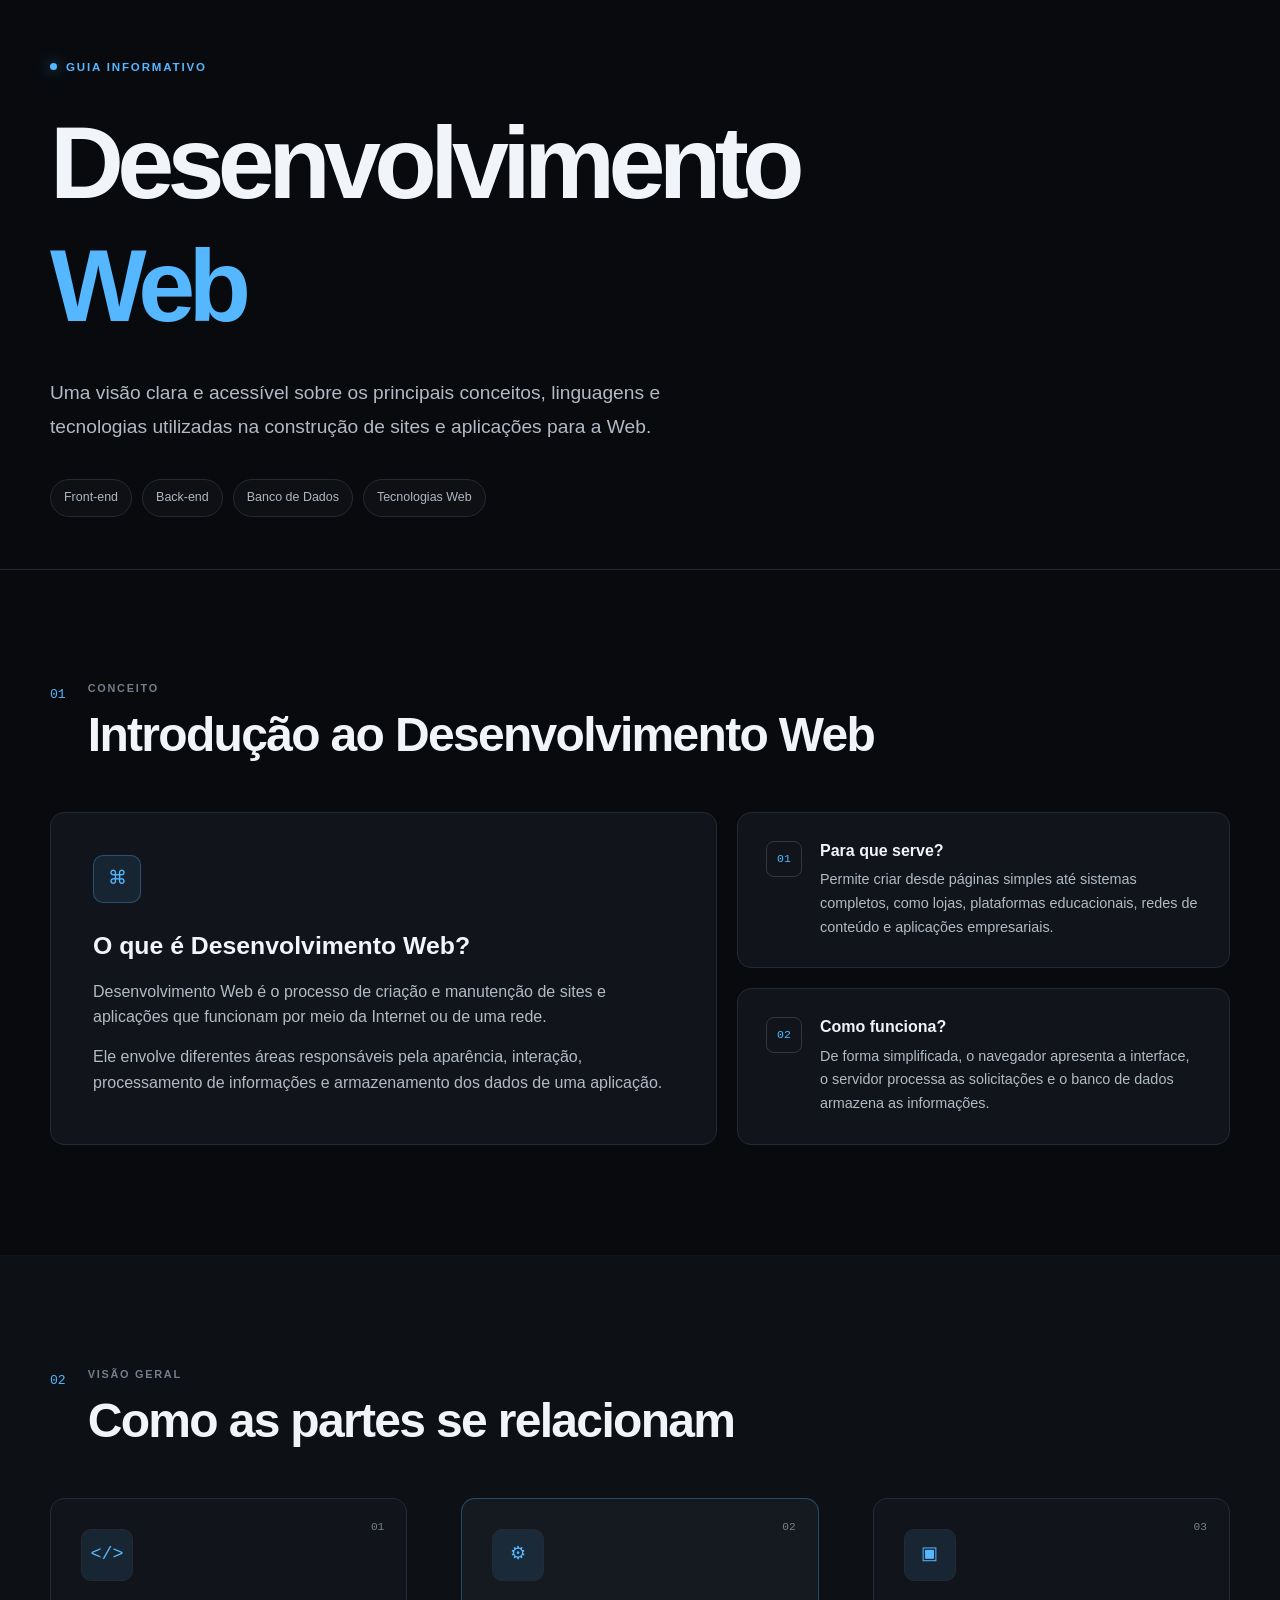
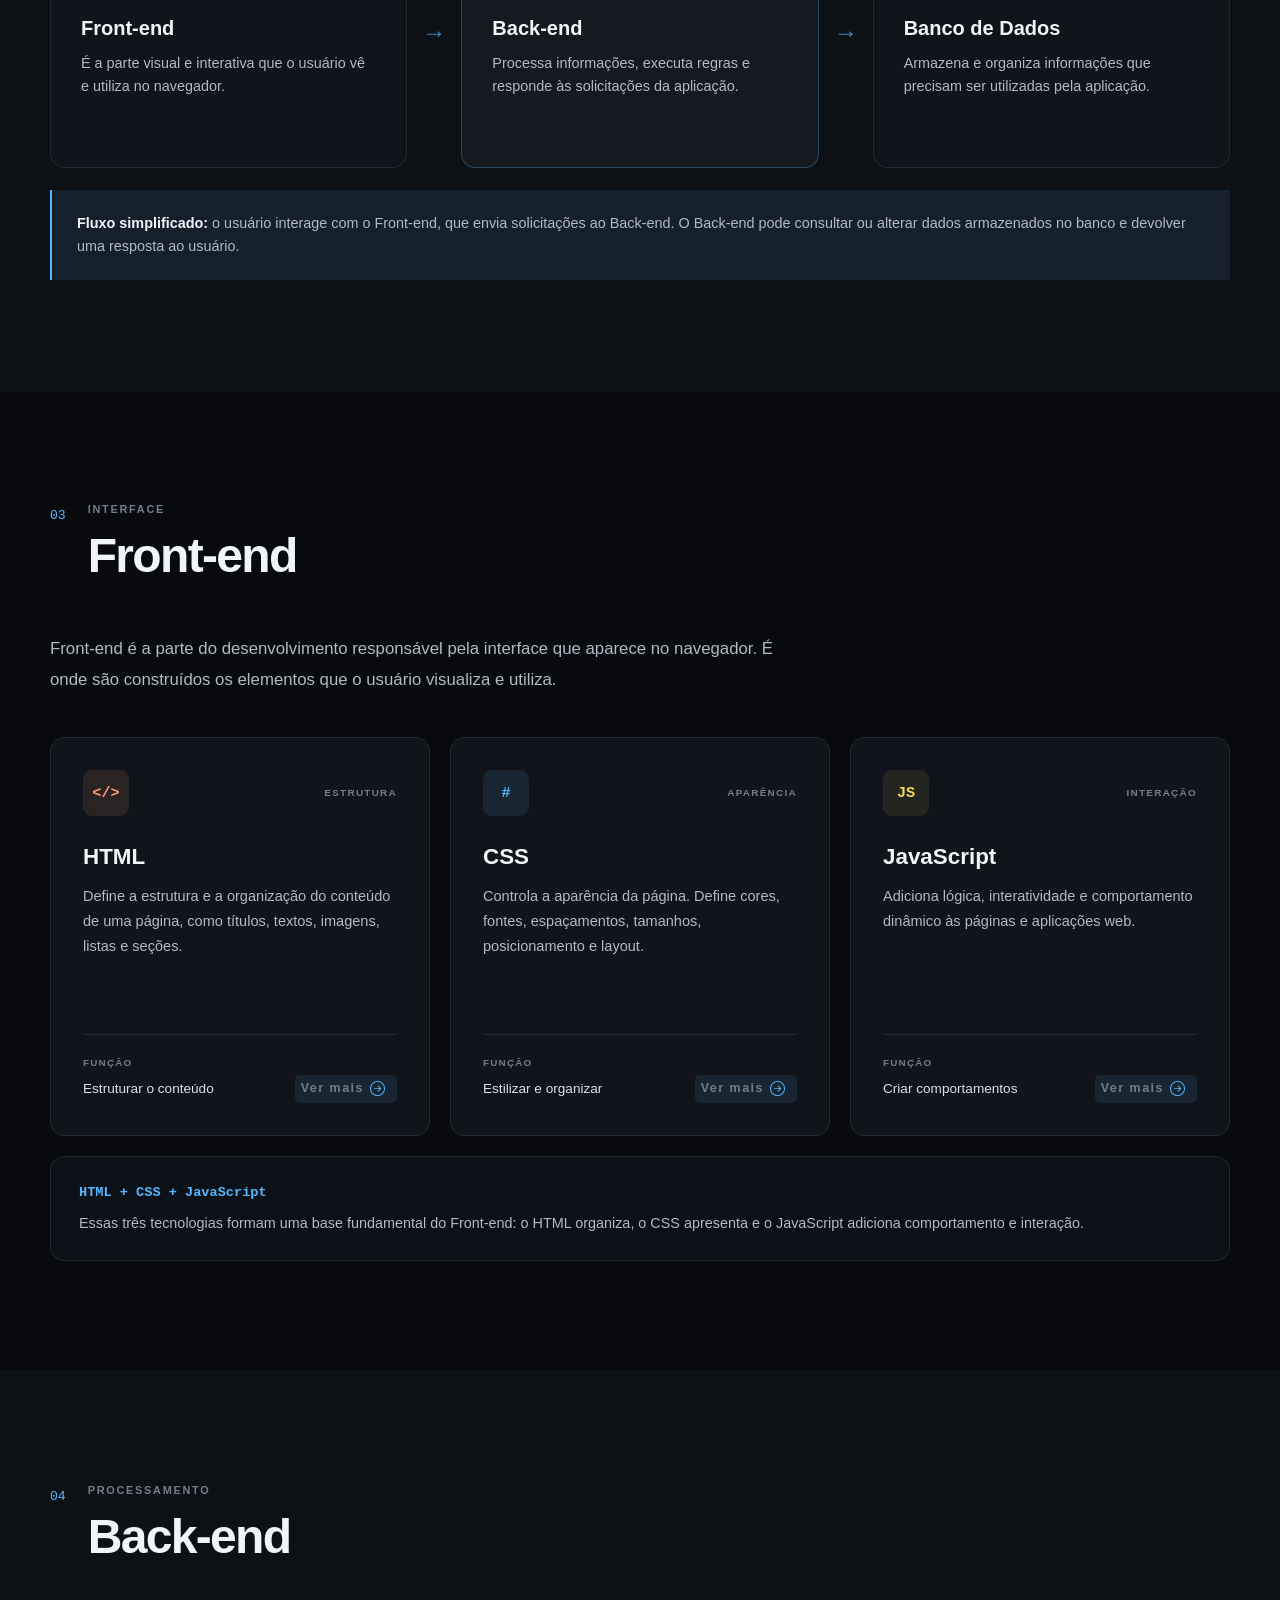
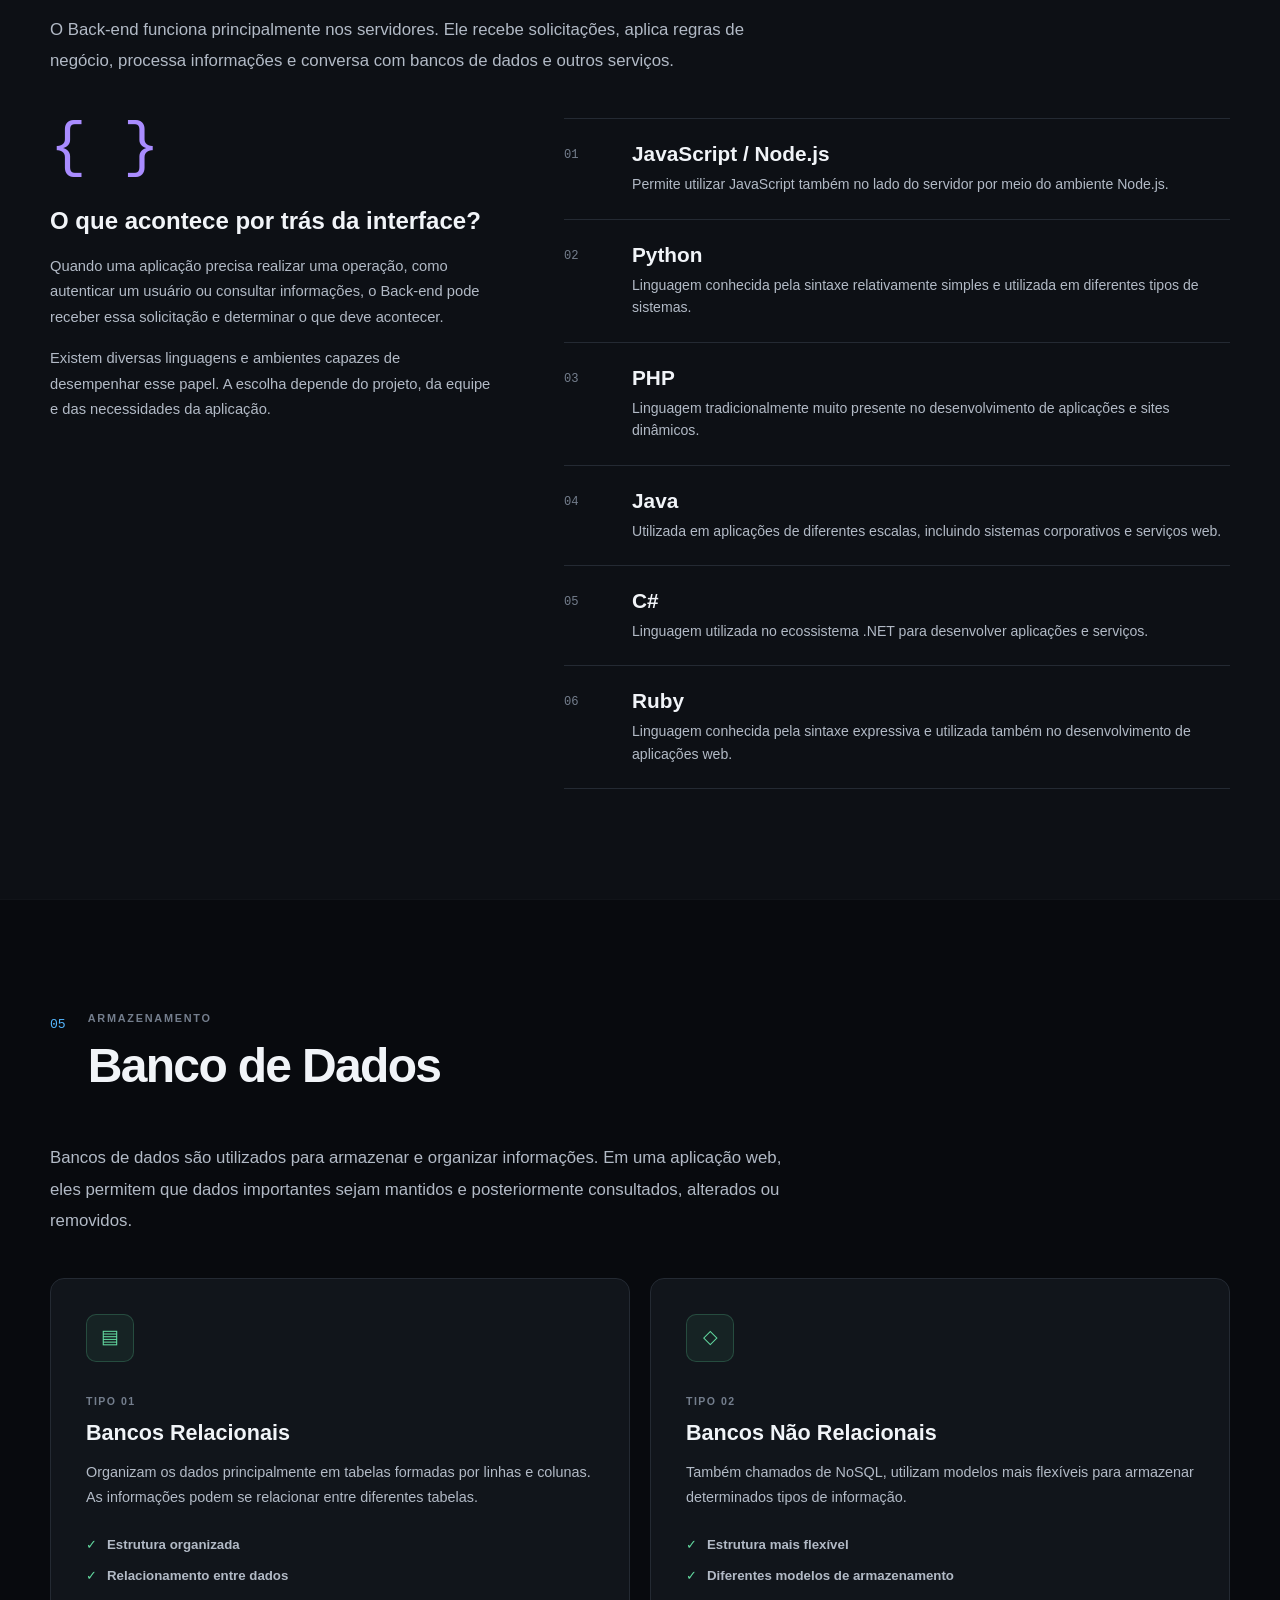
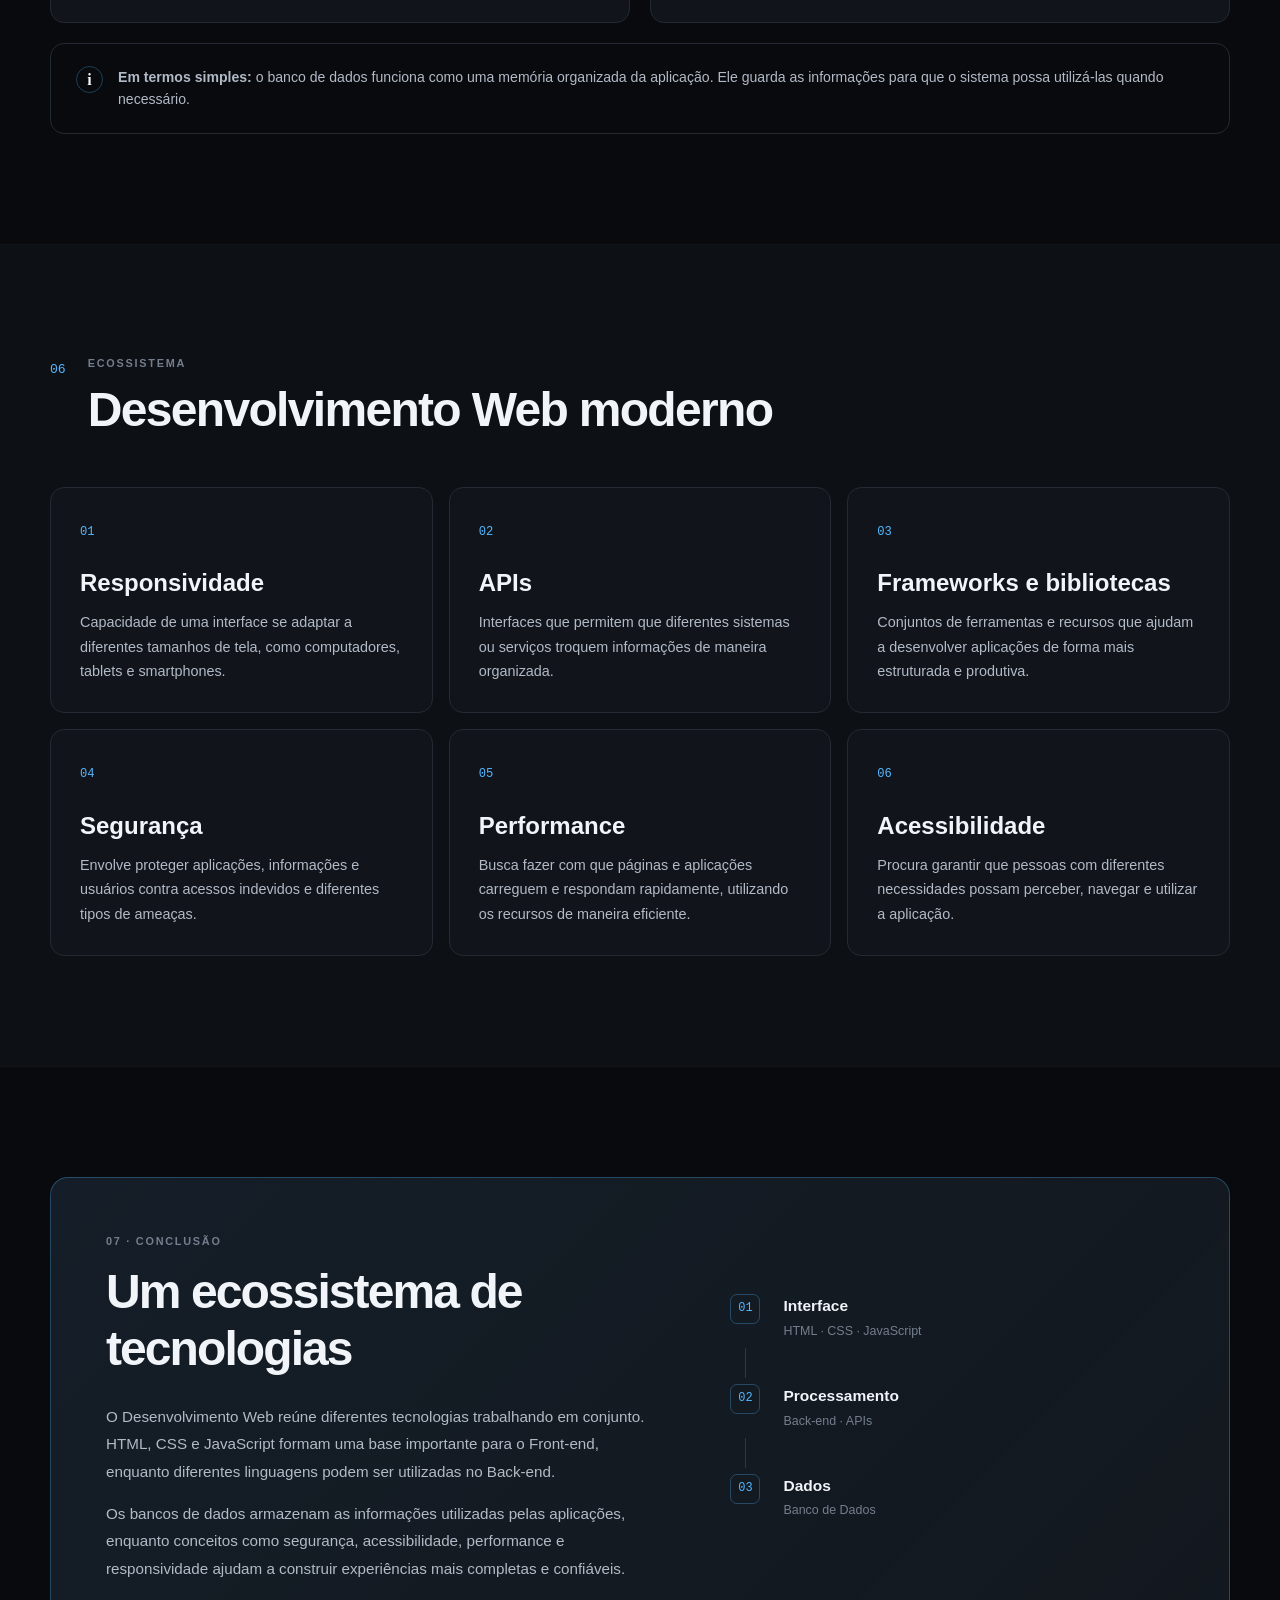
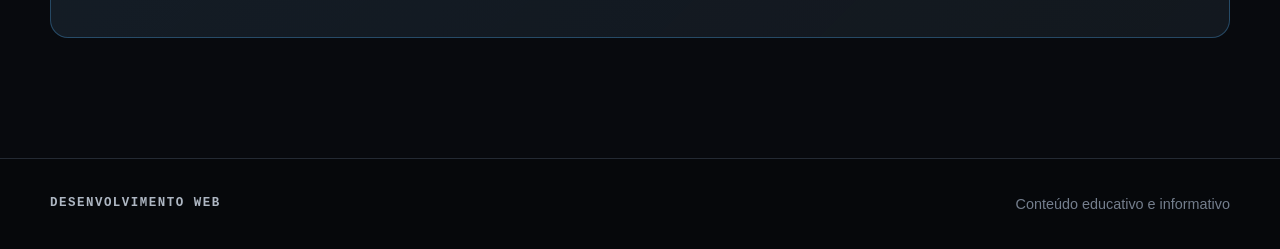
<file: index.html>
<!DOCTYPE html>
<html lang="pt-BR">
<head>
    <meta charset="UTF-8">
    <meta name="viewport" content="width=device-width, initial-scale=1.0">
    <meta
        name="description"
        content="Página educativa sobre Desenvolvimento Web, suas principais linguagens, tecnologias e conceitos."
    >
    <title>Desenvolvimento Web | Guia Informativo</title>
    <link rel="stylesheet" 
        href="https://cdn.jsdelivr.net/npm/bootstrap-icons@1.13.2/font/bootstrap-icons.min.css"
    >
    <link rel="stylesheet" href="css/estilo.css">
</head>

<body>
    <!-- PRELOADER -->
    <div class="preloader" id="preloader">
        <div class="preloader-content">
            <div class="preloader-logo">
                <span>&lt;/&gt;</span>
            </div>

            <h2>DESENVOLVIMENTO <span>WEB</span></h2>

            <div class="preloader-spinner"></div>

            <p>Preparando conteúdo...</p>
        </div>
    </div>

    <header class="hero">
        <div class="container hero-content">
            <div class="point-title">
                <span class="point"></span>
                GUIA INFORMATIVO
            </div>

            <h1>Desenvolvimento <span>Web</span></h1>

            <p class="hero-description">
                Uma visão clara e acessível sobre os principais conceitos,
                linguagens e tecnologias utilizadas na construção de sites
                e aplicações para a Web.
            </p>

            <div class="hero-tags">
                <span>Front-end</span>
                <span>Back-end</span>
                <span>Banco de Dados</span>
                <span>Tecnologias Web</span>
            </div>
        </div>
    </header>

    <main>
        <!-- INTRODUÇÃO -->
        <section class="section" id="introducao">
            <div class="container">
                <div class="section-title">
                    <span class="section-number">01</span>
                    <div>
                        <span class="section-label">CONCEITO</span>
                        <h2>Introdução ao Desenvolvimento Web</h2>
                    </div>
                </div>

                <div class="intro-grid">
                    <article class="info-card featured-card">
                        <div class="card-icon">⌘</div>
                        <h3>O que é Desenvolvimento Web?</h3>

                        <p>
                            Desenvolvimento Web é o processo de criação e manutenção
                            de sites e aplicações que funcionam por meio da Internet
                            ou de uma rede.
                        </p>

                        <p>
                            Ele envolve diferentes áreas responsáveis pela aparência,
                            interação, processamento de informações e armazenamento
                            dos dados de uma aplicação.
                        </p>
                    </article>

                    <div class="intro">
                        <article class="mini-card">
                            <span class="mini-icon">01</span>
                            <div>
                                <h3>Para que serve?</h3>
                                <p>
                                    Permite criar desde páginas simples até sistemas
                                    completos, como lojas, plataformas educacionais,
                                    redes de conteúdo e aplicações empresariais.
                                </p>
                            </div>
                        </article>

                        <article class="mini-card">
                            <span class="mini-icon">02</span>
                            <div>
                                <h3>Como funciona?</h3>
                                <p>
                                    De forma simplificada, o navegador apresenta a
                                    interface, o servidor processa as solicitações
                                    e o banco de dados armazena as informações.
                                </p>
                            </div>
                        </article>
                    </div>
                </div>
            </div>
        </section>

        <!-- FLUXO -->
        <section class="section section-darker">
            <div class="container">
                <div class="section-title">
                    <span class="section-number">02</span>
                    <div>
                        <span class="section-label">VISÃO GERAL</span>
                        <h2>Como as partes se relacionam</h2>
                    </div>
                </div>

                <div class="arcteture">
                    <div class="arcteture-node">
                        <div class="node-number">01</div>
                        <div class="node-icon">&lt;/&gt;</div>
                        <h3>Front-end</h3>
                        <p>
                            É a parte visual e interativa que o usuário vê
                            e utiliza no navegador.
                        </p>
                    </div>

                    <div class="flow-arrow">
                        <span>→</span>
                    </div>

                    <div class="arcteture-node active">
                        <div class="node-number">02</div>
                        <div class="node-icon">⚙</div>
                        <h3>Back-end</h3>
                        <p>
                            Processa informações, executa regras e responde
                            às solicitações da aplicação.
                        </p>
                    </div>

                    <div class="flow-arrow">
                        <span>→</span>
                    </div>

                    <div class="arcteture-node">
                        <div class="node-number">03</div>
                        <div class="node-icon">▣</div>
                        <h3>Banco de Dados</h3>
                        <p>
                            Armazena e organiza informações que precisam
                            ser utilizadas pela aplicação.
                        </p>
                    </div>
                </div>

                <div class="arcteture-note">
                    <strong>Fluxo simplificado:</strong>
                    o usuário interage com o Front-end, que envia solicitações
                    ao Back-end. O Back-end pode consultar ou alterar dados
                    armazenados no banco e devolver uma resposta ao usuário.
                </div>
            </div>
        </section>

        <!-- FRONT-END -->
        <section class="section" id="frontend">
            <div class="container">
                <div class="section-title">
                    <span class="section-number">03</span>
                    <div>
                        <span class="section-label">INTERFACE</span>
                        <h2>Front-end</h2>
                    </div>
                </div>

                <div class="section-intro">
                    <p>
                        Front-end é a parte do desenvolvimento responsável pela
                        interface que aparece no navegador. É onde são construídos
                        os elementos que o usuário visualiza e utiliza.
                    </p>
                </div>

                <div class="technology-grid frontend-grid">
                    <article class="technology-card html-card">
                        <div class="tech-header">
                            <div class="tech-symbol">&lt;/&gt;</div>
                            <span class="tech-type">ESTRUTURA</span>
                        </div>

                        <h3>HTML</h3>

                        <p>
                            Define a estrutura e a organização do conteúdo de uma
                            página, como títulos, textos, imagens, listas e seções.
                        </p>

                        <div class="tech-example">
                            <span>FUNÇÃO</span>

                            <div class="new-page">
                                <strong>Estruturar o conteúdo</strong>
                                <a href="Guia/html.html">
                                    <span>Ver mais</span><i class="bi bi-arrow-right-circle"></i>
                                </a>
                            </div>
                        </div>
                    </article>

                    <article class="technology-card css-card">
                        <div class="tech-header">
                            <div class="tech-symbol">#</div>
                            <span class="tech-type">APARÊNCIA</span>
                        </div>

                        <h3>CSS</h3>

                        <p>
                            Controla a aparência da página. Define cores, fontes,
                            espaçamentos, tamanhos, posicionamento e layout.
                        </p>

                        <div class="tech-example">
                            <span>FUNÇÃO</span>

                            <div class="new-page">
                                <strong>Estilizar e organizar</strong>
                                <a href="Guia/css.html">
                                    <span>Ver mais</span><i class="bi bi-arrow-right-circle"></i>
                                </a>
                            </div>
                        </div>
                    </article>

                    <article class="technology-card js-card">
                        <div class="tech-header">
                            <div class="tech-symbol">JS</div>
                            <span class="tech-type">INTERAÇÃO</span>
                        </div>

                        <h3>JavaScript</h3>

                        <p>
                            Adiciona lógica, interatividade e comportamento
                            dinâmico às páginas e aplicações web.
                        </p>

                        <div class="tech-example">
                            <span>FUNÇÃO</span>

                            <div class="new-page">
                                <strong>Criar comportamentos</strong>
                                <a href="Guia/javascript.html">
                                    <span>Ver mais</span><i class="bi bi-arrow-right-circle"></i>
                                </a>
                            </div>
                        </div>
                    </article>
                </div>

                <div class="concept-box">
                    <div class="concept-title">HTML + CSS + JavaScript</div>
                    <p>
                        Essas três tecnologias formam uma base fundamental do
                        Front-end: o HTML organiza, o CSS apresenta e o JavaScript
                        adiciona comportamento e interação.
                    </p>
                </div>
            </div>
        </section>

        <!-- BACK-END -->
        <section class="section section-darker" id="backend">
            <div class="container">
                <div class="section-title">
                    <span class="section-number">04</span>
                    <div>
                        <span class="section-label">PROCESSAMENTO</span>
                        <h2>Back-end</h2>
                    </div>
                </div>

                <div class="section-intro">
                    <p>
                        O Back-end funciona principalmente nos servidores. Ele
                        recebe solicitações, aplica regras de negócio, processa
                        informações e conversa com bancos de dados e outros serviços.
                    </p>
                </div>

                <div class="backend-layout">
                    <div class="backend-description">
                        <div class="symbol">{ }</div>

                        <h3>O que acontece por trás da interface?</h3>

                        <p>
                            Quando uma aplicação precisa realizar uma operação,
                            como autenticar um usuário ou consultar informações,
                            o Back-end pode receber essa solicitação e determinar
                            o que deve acontecer.
                        </p>

                        <p>
                            Existem diversas linguagens e ambientes capazes de
                            desempenhar esse papel. A escolha depende do projeto,
                            da equipe e das necessidades da aplicação.
                        </p>
                    </div>

                    <div class="language-list">
                        <div class="language-item">
                            <span class="language-number">01</span>
                            <div>
                                <h3>JavaScript / Node.js</h3>
                                <p>
                                    Permite utilizar JavaScript também no lado
                                    do servidor por meio do ambiente Node.js.
                                </p>
                            </div>
                        </div>

                        <div class="language-item">
                            <span class="language-number">02</span>
                            <div>
                                <h3>Python</h3>
                                <p>
                                    Linguagem conhecida pela sintaxe relativamente
                                    simples e utilizada em diferentes tipos de sistemas.
                                </p>
                            </div>
                        </div>

                        <div class="language-item">
                            <span class="language-number">03</span>
                            <div>
                                <h3>PHP</h3>
                                <p>
                                    Linguagem tradicionalmente muito presente no
                                    desenvolvimento de aplicações e sites dinâmicos.
                                </p>
                            </div>
                        </div>

                        <div class="language-item">
                            <span class="language-number">04</span>
                            <div>
                                <h3>Java</h3>
                                <p>
                                    Utilizada em aplicações de diferentes escalas,
                                    incluindo sistemas corporativos e serviços web.
                                </p>
                            </div>
                        </div>

                        <div class="language-item">
                            <span class="language-number">05</span>
                            <div>
                                <h3>C#</h3>
                                <p>
                                    Linguagem utilizada no ecossistema .NET para
                                    desenvolver aplicações e serviços.
                                </p>
                            </div>
                        </div>

                        <div class="language-item">
                            <span class="language-number">06</span>
                            <div>
                                <h3>Ruby</h3>
                                <p>
                                    Linguagem conhecida pela sintaxe expressiva e
                                    utilizada também no desenvolvimento de aplicações web.
                                </p>
                            </div>
                        </div>
                    </div>
                </div>
            </div>
        </section>

        <!-- BANCO DE DADOS -->
        <section class="section" id="database">
            <div class="container">
                <div class="section-title">
                    <span class="section-number">05</span>
                    <div>
                        <span class="section-label">ARMAZENAMENTO</span>
                        <h2>Banco de Dados</h2>
                    </div>
                </div>

                <div class="section-intro">
                    <p>
                        Bancos de dados são utilizados para armazenar e organizar
                        informações. Em uma aplicação web, eles permitem que dados
                        importantes sejam mantidos e posteriormente consultados,
                        alterados ou removidos.
                    </p>
                </div>

                <div class="database-grid">
                    <article class="database-card">
                        <div class="database-icon">▤</div>

                        <span class="database-label">TIPO 01</span>
                        <h3>Bancos Relacionais</h3>

                        <p>
                            Organizam os dados principalmente em tabelas formadas
                            por linhas e colunas. As informações podem se relacionar
                            entre diferentes tabelas.
                        </p>

                        <div class="database-feature">
                            <span>✓</span>
                            <strong>Estrutura organizada</strong>
                        </div>

                        <div class="database-feature">
                            <span>✓</span>
                            <strong>Relacionamento entre dados</strong>
                        </div>
                    </article>

                    <article class="database-card">
                        <div class="database-icon">◇</div>

                        <span class="database-label">TIPO 02</span>
                        <h3>Bancos Não Relacionais</h3>

                        <p>
                            Também chamados de NoSQL, utilizam modelos mais flexíveis
                            para armazenar determinados tipos de informação.
                        </p>

                        <div class="database-feature">
                            <span>✓</span>
                            <strong>Estrutura mais flexível</strong>
                        </div>

                        <div class="database-feature">
                            <span>✓</span>
                            <strong>Diferentes modelos de armazenamento</strong>
                        </div>
                    </article>
                </div>

                <div class="simple-explanation">
                    <span class="simple-icon">i</span>
                    <p>
                        <strong>Em termos simples:</strong> o banco de dados funciona
                        como uma memória organizada da aplicação. Ele guarda as
                        informações para que o sistema possa utilizá-las quando necessário.
                    </p>
                </div>
            </div>
        </section>

        <!-- TECNOLOGIAS MODERNAS -->
        <section class="section section-darker" id="moderno">
            <div class="container">
                <div class="section-title">
                    <span class="section-number">06</span>
                    <div>
                        <span class="section-label">ECOSSISTEMA</span>
                        <h2>Desenvolvimento Web moderno</h2>
                    </div>
                </div>

                <div class="modern-grid">
                    <article class="modern-card">
                        <span class="modern-number">01</span>

                        <h3>Responsividade</h3>
                        <p>
                            Capacidade de uma interface se adaptar a diferentes
                            tamanhos de tela, como computadores, tablets e smartphones.
                        </p>
                    </article>

                    <article class="modern-card">
                        <span class="modern-number">02</span>

                        <h3>APIs</h3>
                        <p>
                            Interfaces que permitem que diferentes sistemas ou
                            serviços troquem informações de maneira organizada.
                        </p>
                    </article>

                    <article class="modern-card">
                        <span class="modern-number">03</span>

                        <h3>Frameworks e bibliotecas</h3>
                        <p>
                            Conjuntos de ferramentas e recursos que ajudam a
                            desenvolver aplicações de forma mais estruturada e produtiva.
                        </p>
                    </article>

                    <article class="modern-card">
                        <span class="modern-number">04</span>

                        <h3>Segurança</h3>
                        <p>
                            Envolve proteger aplicações, informações e usuários
                            contra acessos indevidos e diferentes tipos de ameaças.
                        </p>
                    </article>

                    <article class="modern-card">
                        <span class="modern-number">05</span>

                        <h3>Performance</h3>
                        <p>
                            Busca fazer com que páginas e aplicações carreguem e
                            respondam rapidamente, utilizando os recursos de maneira eficiente.
                        </p>
                    </article>

                    <article class="modern-card">
                        <span class="modern-number">06</span>

                        <h3>Acessibilidade</h3>
                        <p>
                            Procura garantir que pessoas com diferentes necessidades
                            possam perceber, navegar e utilizar a aplicação.
                        </p>
                    </article>
                </div>
            </div>
        </section>

        <!-- RESUMO -->
        <section class="section summary-section">
            <div class="container">
                <div class="summary-box">
                    <div class="summary-content">
                        <span class="section-label">07 · CONCLUSÃO</span>

                        <h2>Um ecossistema de tecnologias</h2>

                        <p>
                            O Desenvolvimento Web reúne diferentes tecnologias
                            trabalhando em conjunto. HTML, CSS e JavaScript formam
                            uma base importante para o Front-end, enquanto diferentes
                            linguagens podem ser utilizadas no Back-end.
                        </p>

                        <p>
                            Os bancos de dados armazenam as informações utilizadas
                            pelas aplicações, enquanto conceitos como segurança,
                            acessibilidade, performance e responsividade ajudam a
                            construir experiências mais completas e confiáveis.
                        </p>
                    </div>

                    <div class="summary-diagram">
                        <div class="summary-item">
                            <span>01</span>
                            <strong>Interface</strong>
                            <small>HTML · CSS · JavaScript</small>
                        </div>

                        <div class="summary-line"></div>

                        <div class="summary-item">
                            <span>02</span>
                            <strong>Processamento</strong>
                            <small>Back-end · APIs</small>
                        </div>

                        <div class="summary-line"></div>

                        <div class="summary-item">
                            <span>03</span>
                            <strong>Dados</strong>
                            <small>Banco de Dados</small>
                        </div>
                    </div>
                </div>
            </div>
        </section>
    </main>

    <footer>
        <div class="container footer-content">
            <span>DESENVOLVIMENTO WEB</span>
            <p>Conteúdo educativo e informativo</p>
        </div>
    </footer>

    <script src="js/script.js"></script>
</body>
</html>
</file>
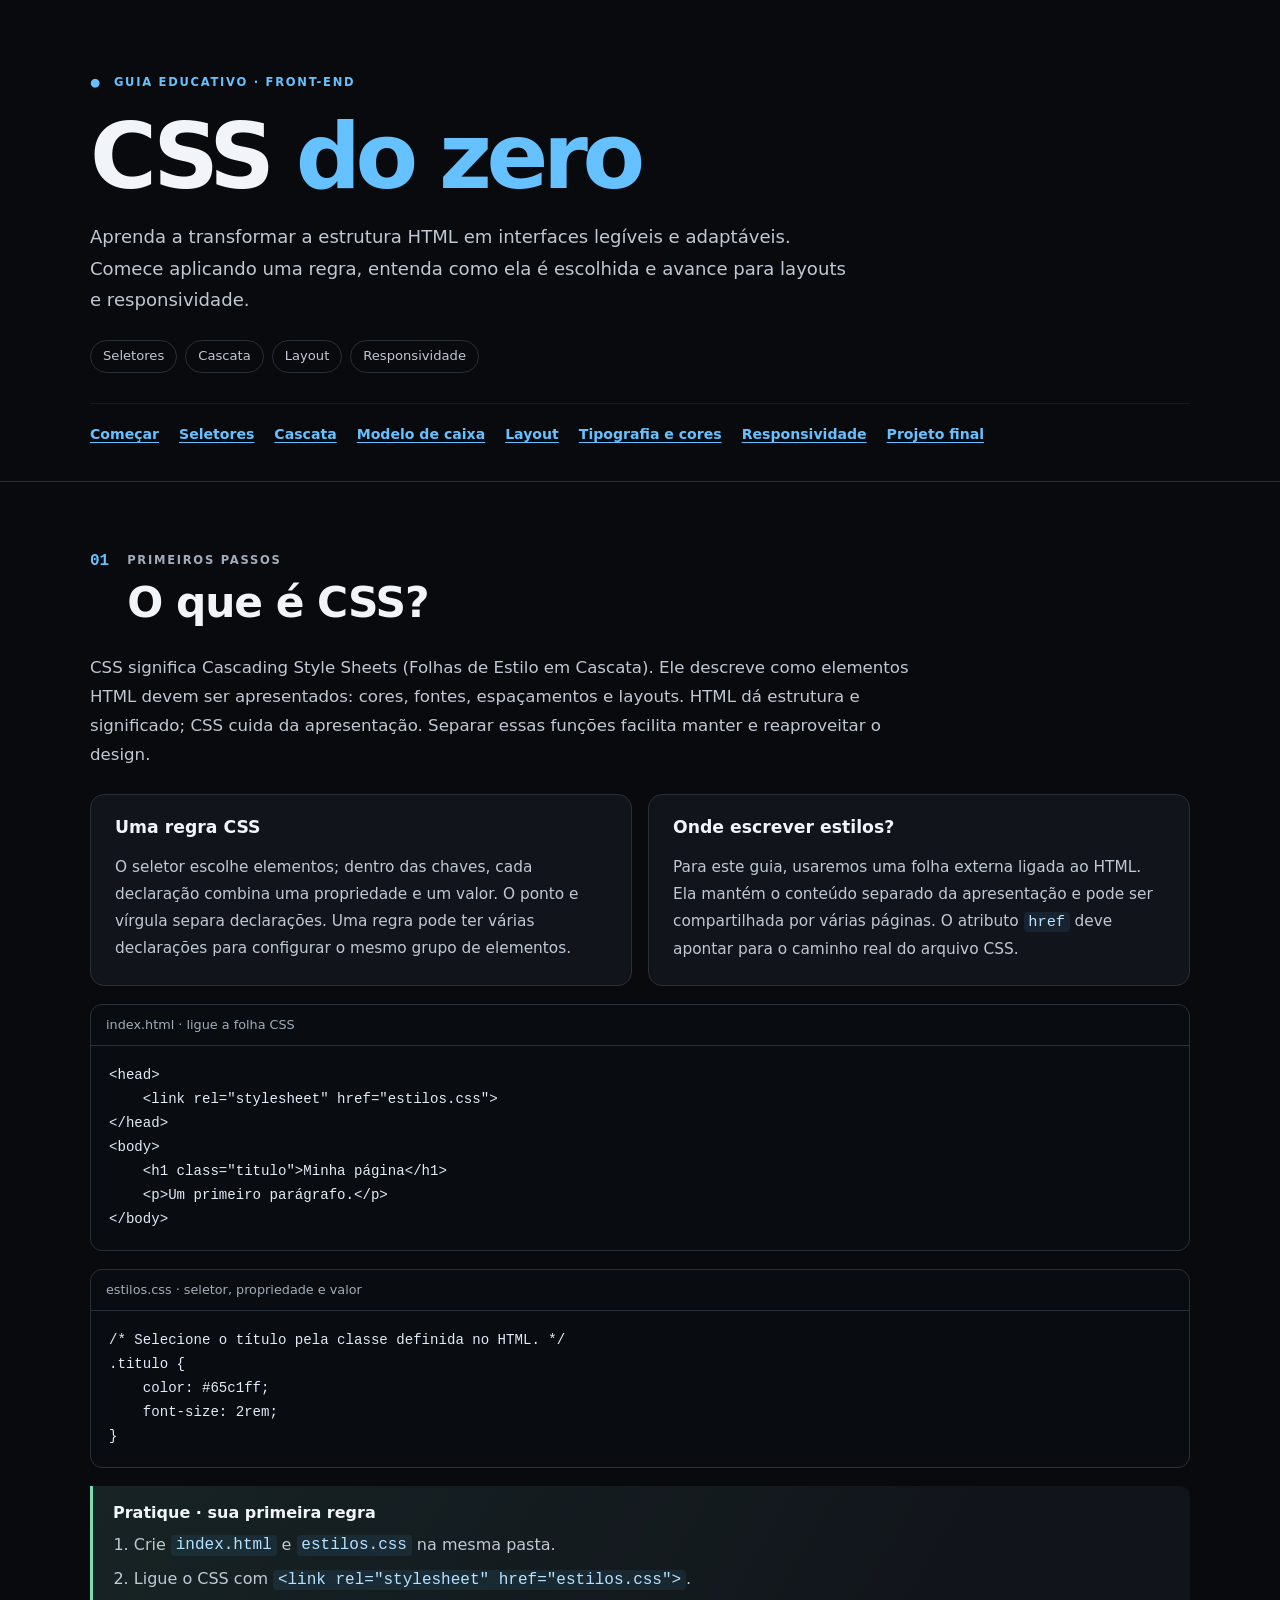
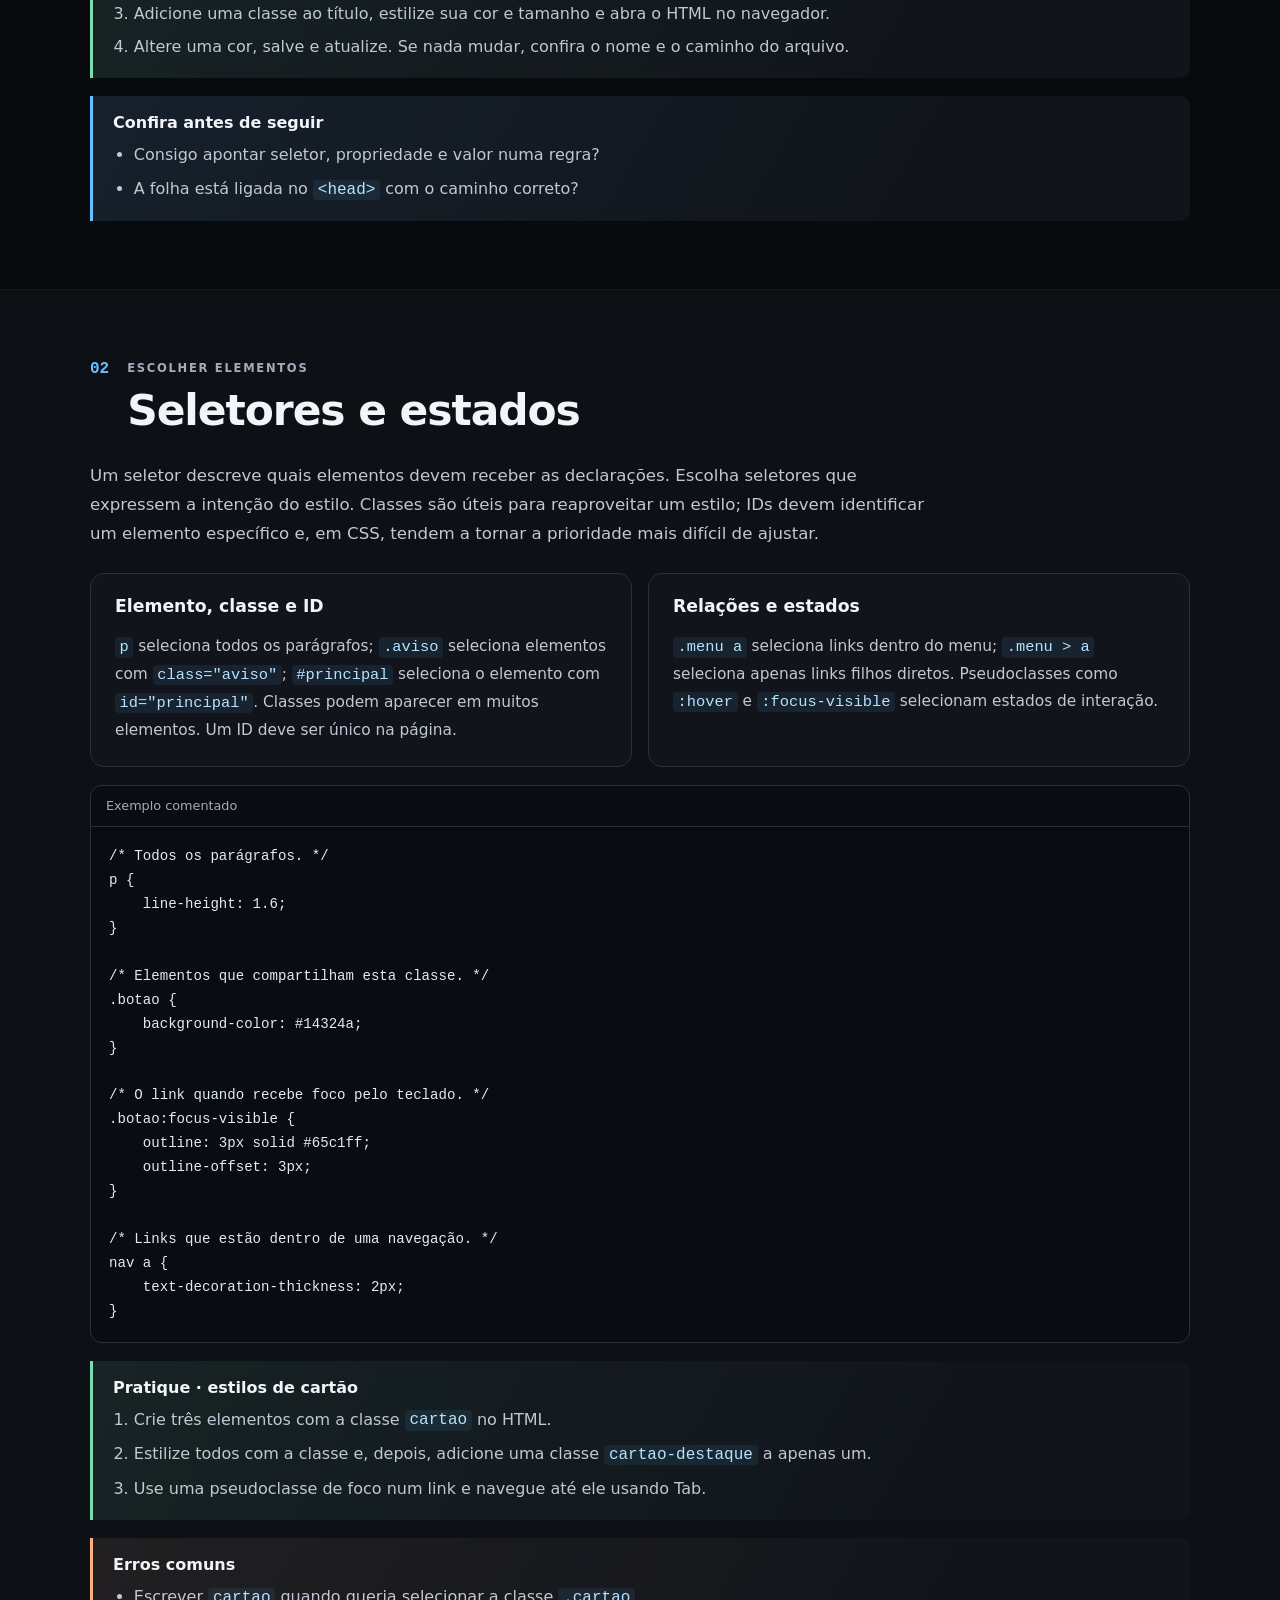
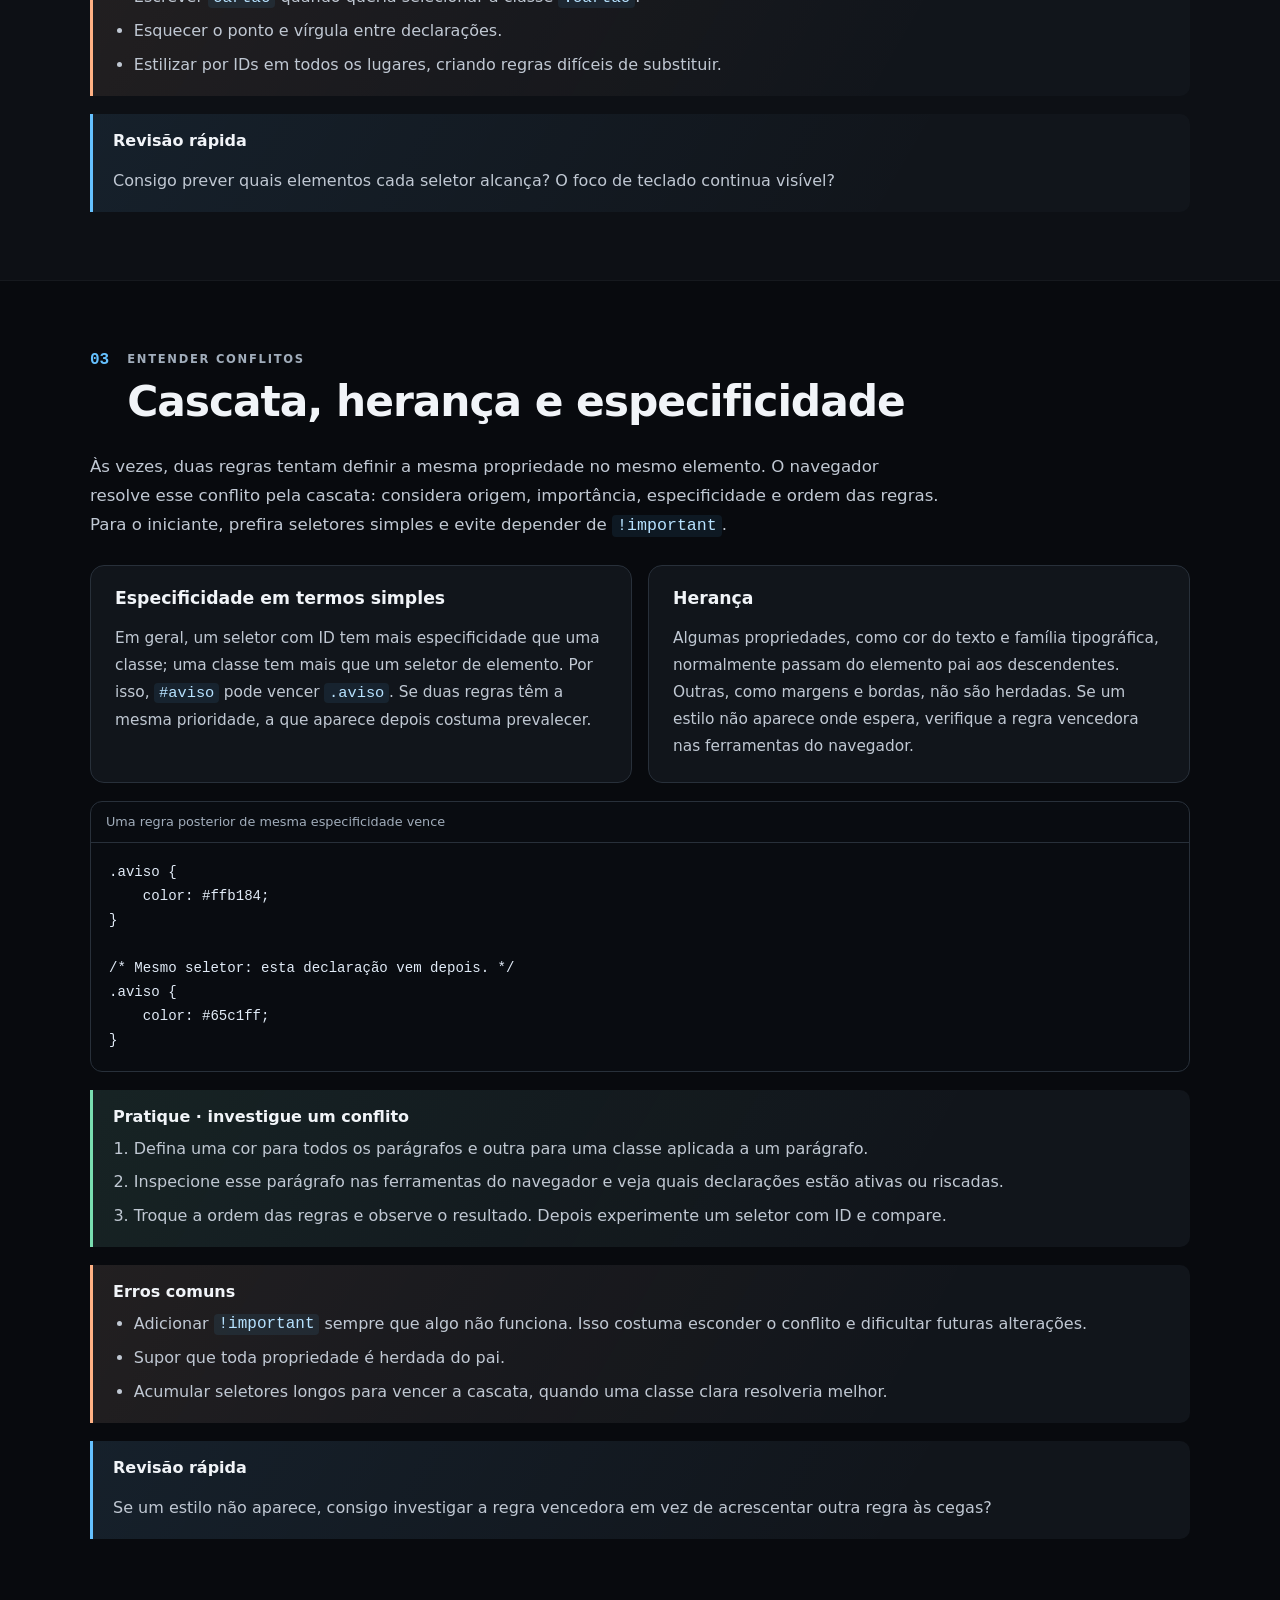
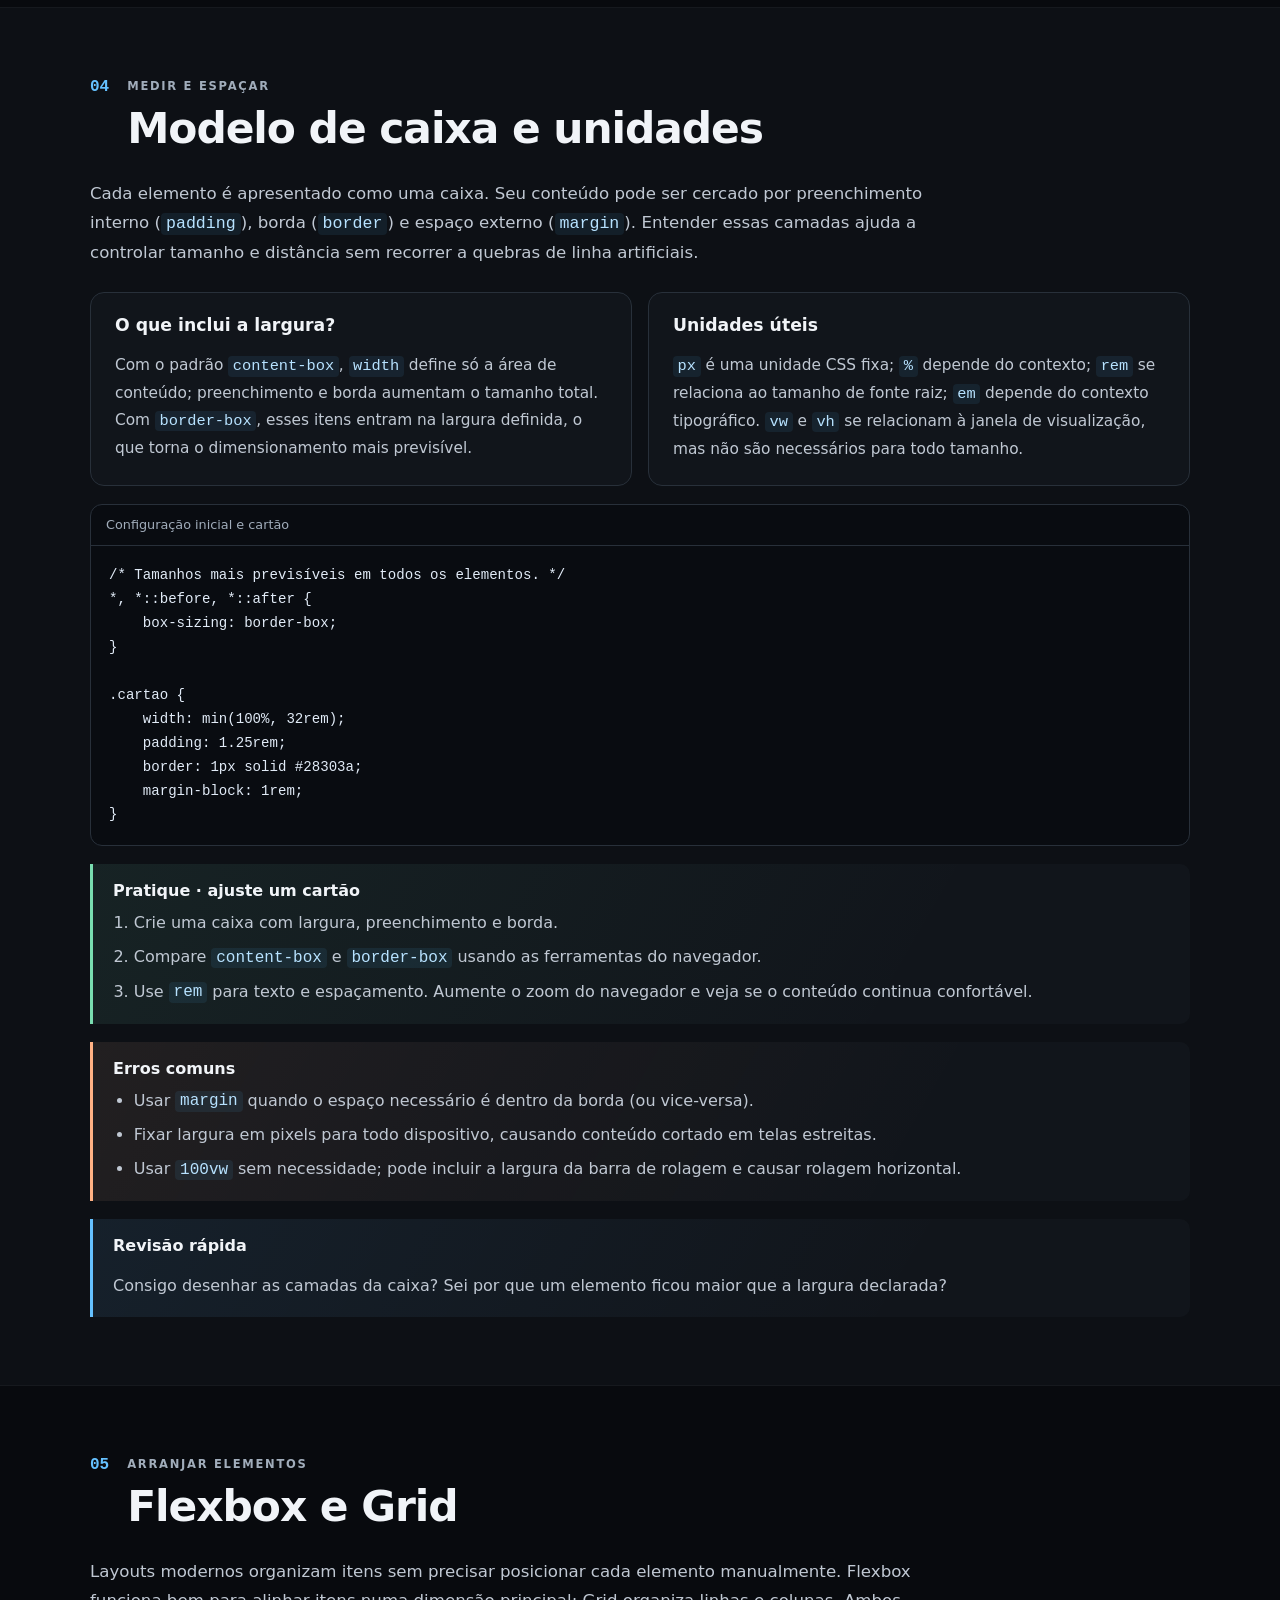
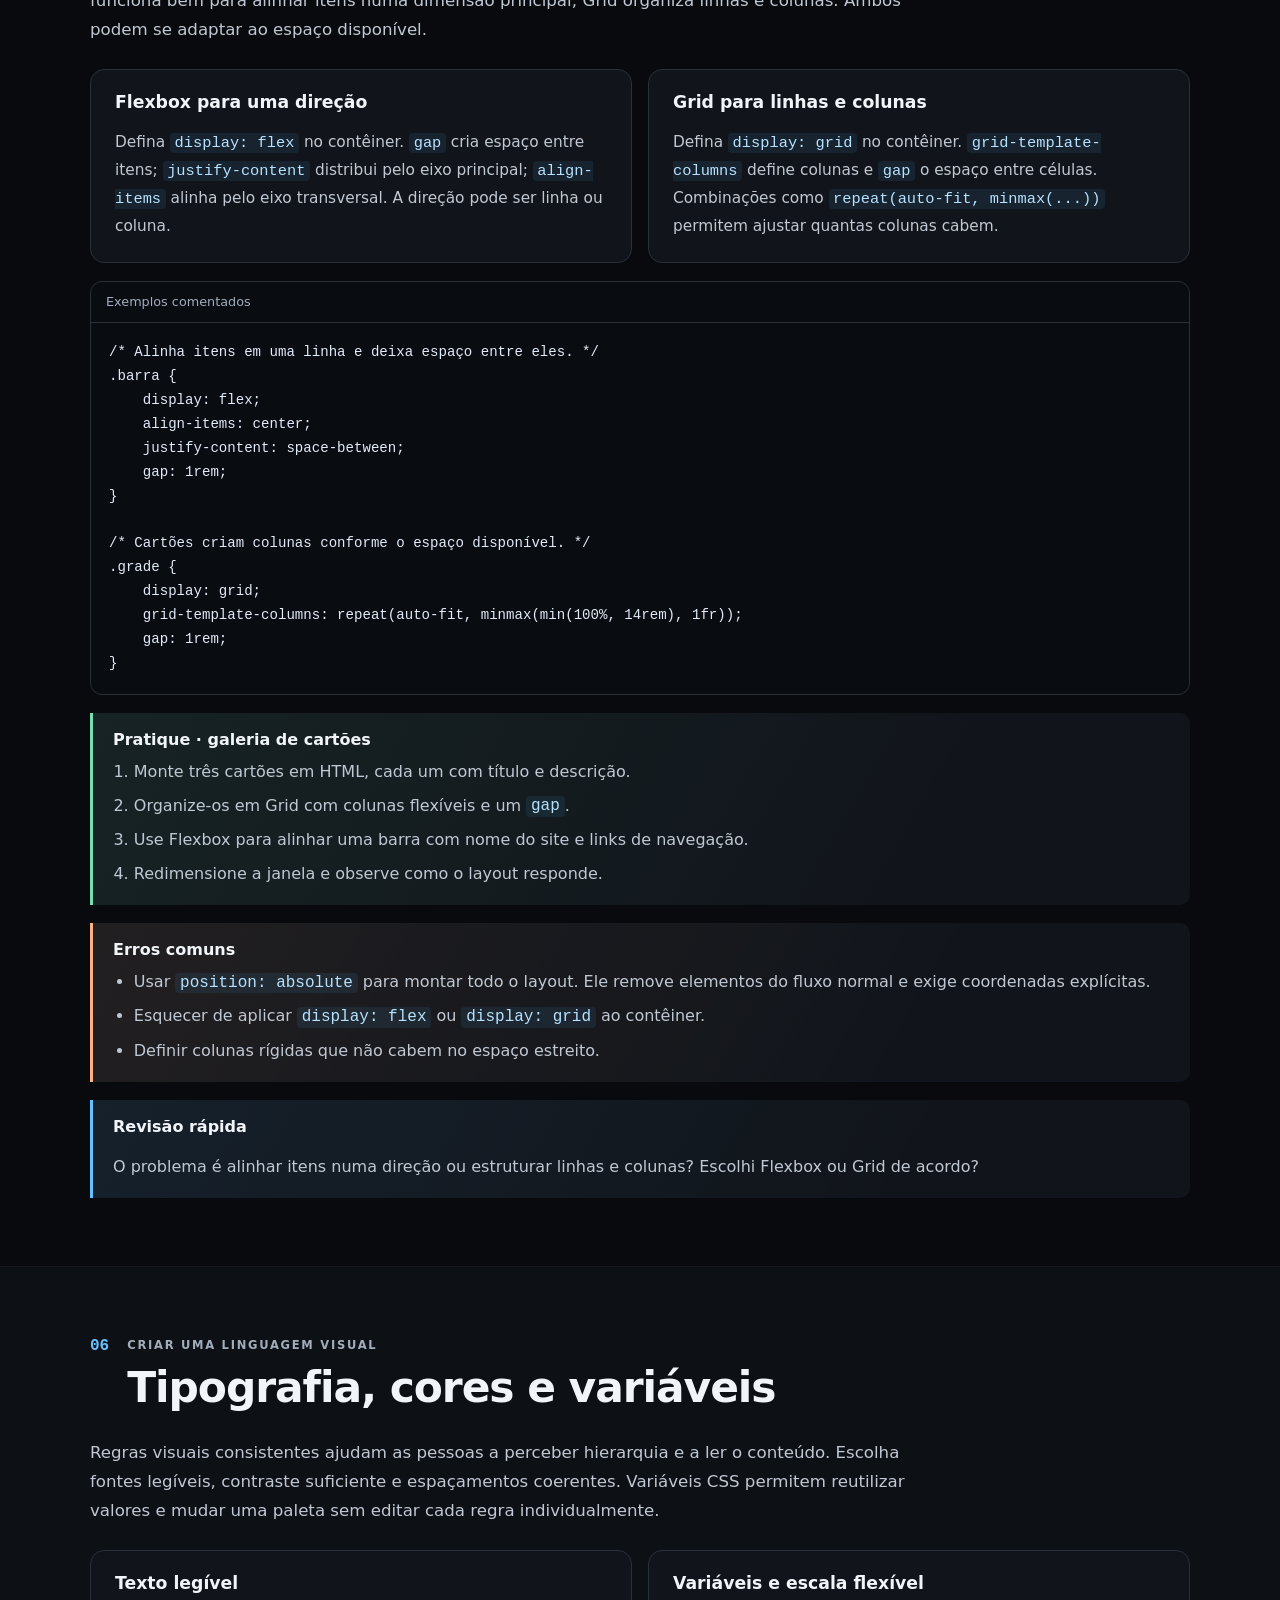
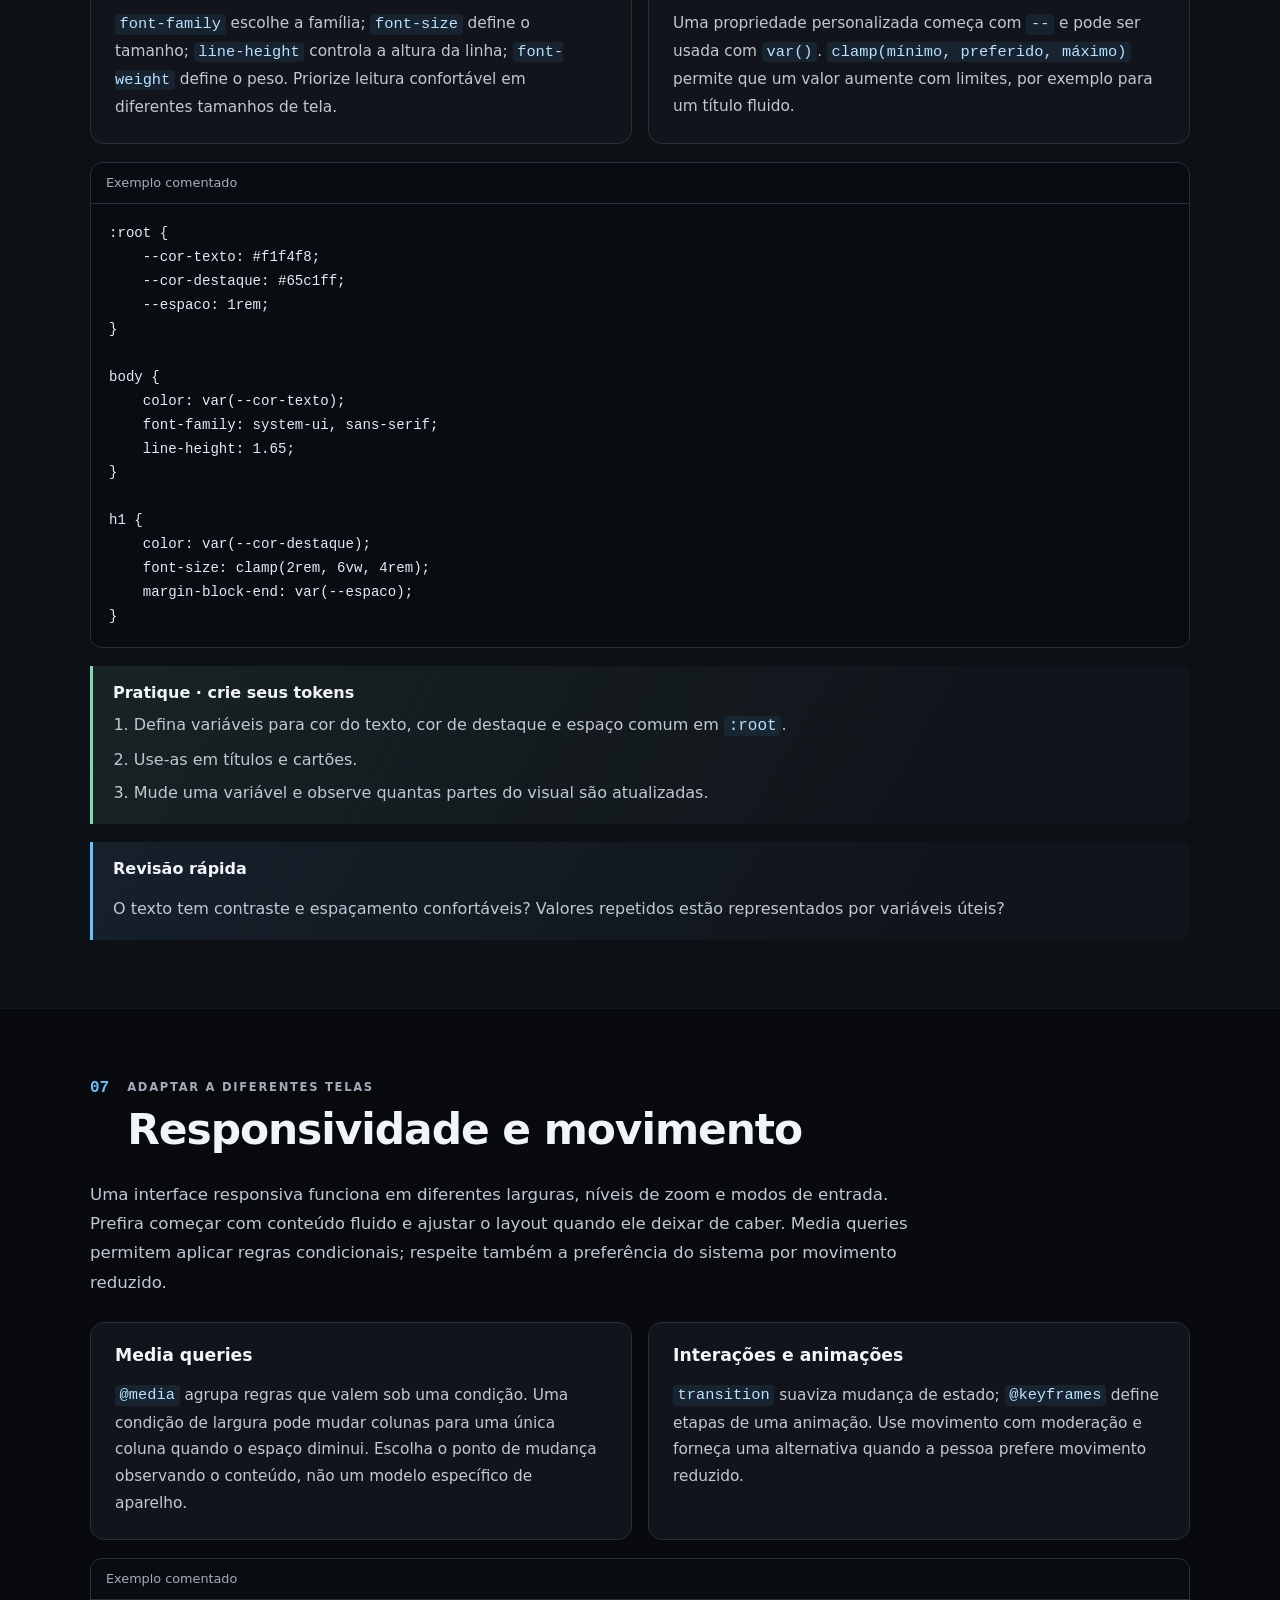
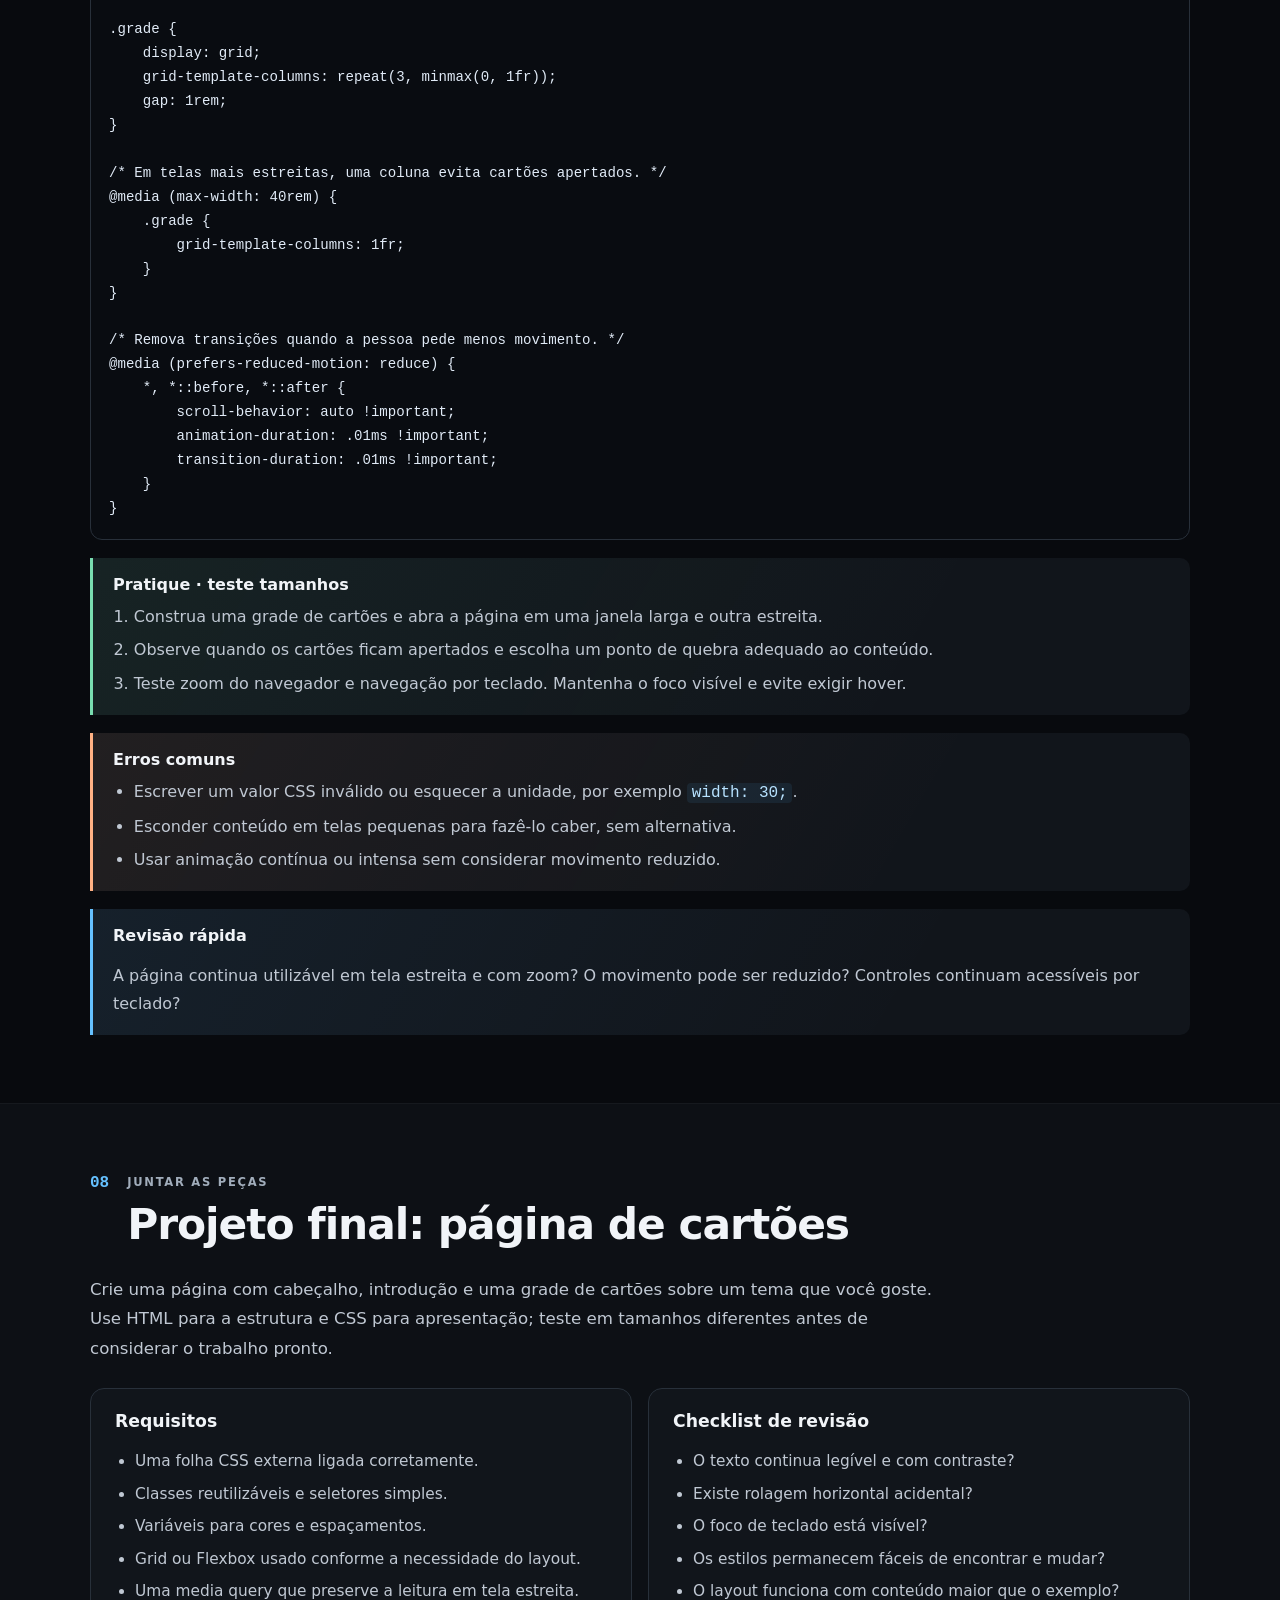
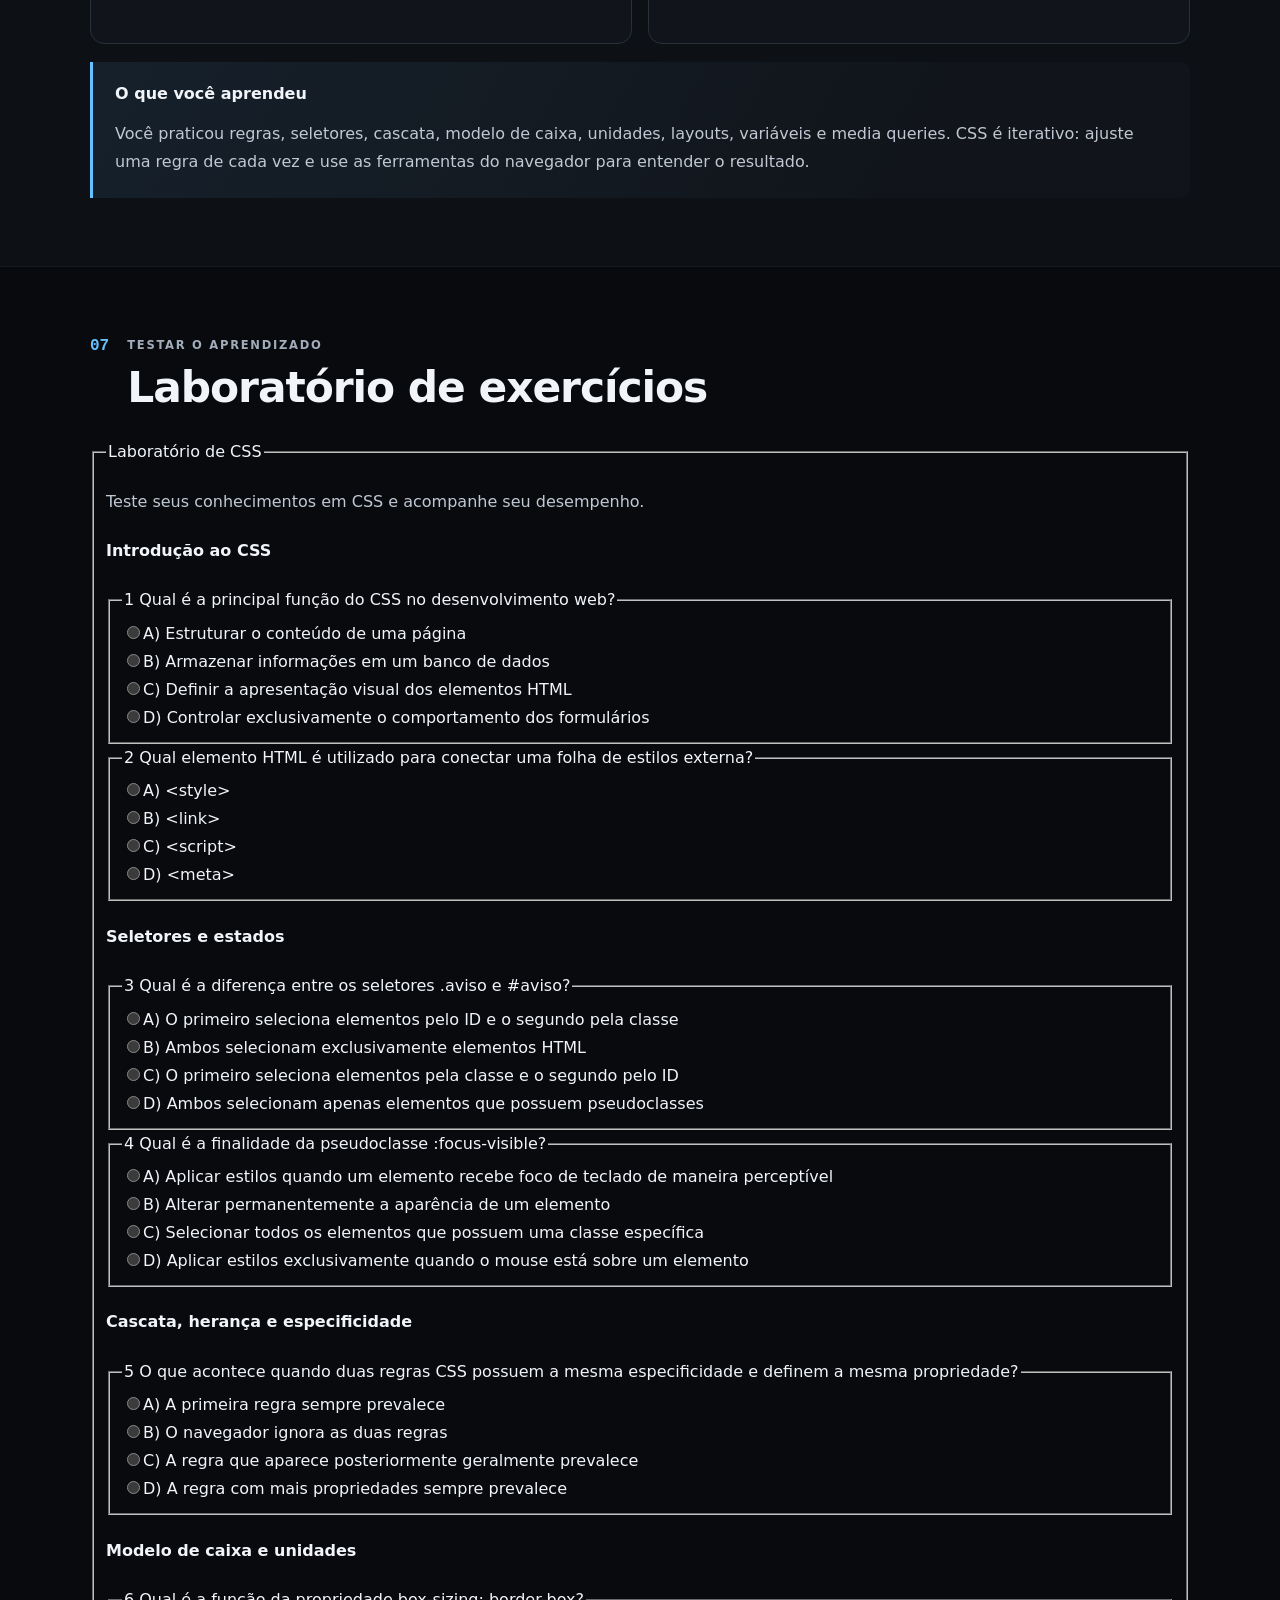
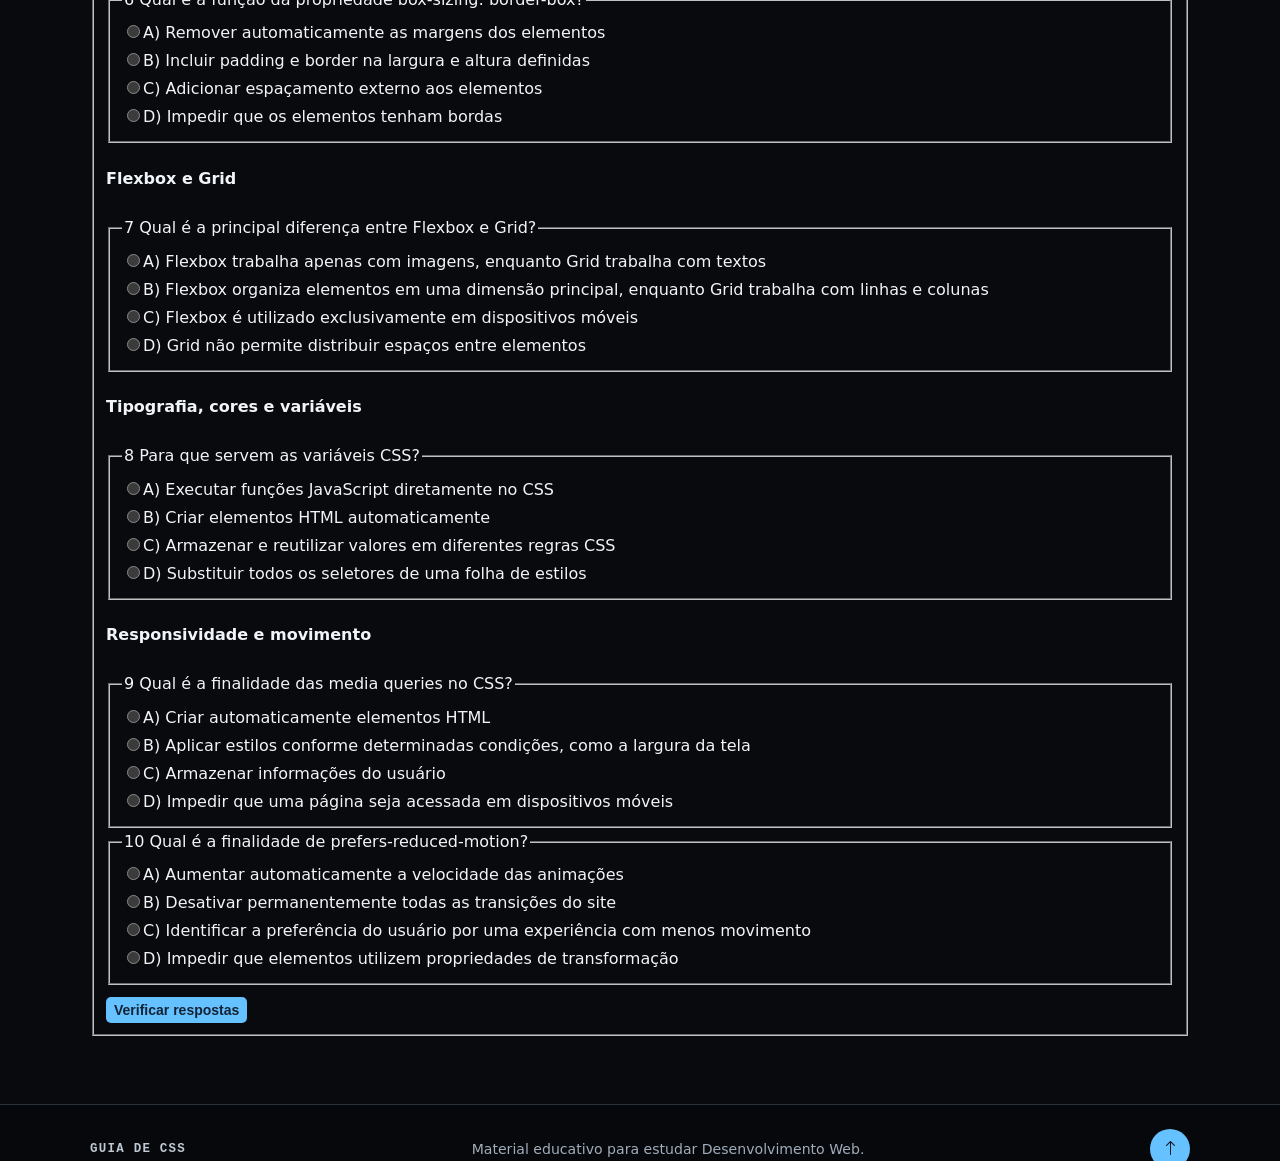
<file: Guia/css.html>
<!DOCTYPE html>
<html lang="pt-BR">
<head>
    <meta charset="utf-8">
    <meta name="viewport" content="width=device-width, initial-scale=1">
    <meta
        name="description"
        content="Aprenda CSS do zero com uma trilha progressiva, exemplos comentados, exercícios e revisões práticas."
    >
    <title>CSS do zero | Guia Front-end</title>

    <link rel="stylesheet" href="estilo/guia.css">
    <link rel="stylesheet" 
        href="https://cdn.jsdelivr.net/npm/bootstrap-icons@1.13.2/font/bootstrap-icons.min.css"
    >
</head>

<body>
    <a class="skip-link" href="#conteudo">Pular para o conteúdo</a>

    <header class="hero">
        <div class="container">
            <p class="eyebrow">
                <span aria-hidden="true">●</span>
                GUIA EDUCATIVO · FRONT-END
            </p>

            <h1>CSS <span>do zero</span></h1>

            <p class="hero-lead">
                Aprenda a transformar a estrutura HTML em interfaces legíveis e adaptáveis.
                Comece aplicando uma regra, entenda como ela é escolhida e avance para
                layouts e responsividade.
            </p>

            <ul class="tags" aria-label="Temas do guia">
                <li>Seletores</li>
                <li>Cascata</li>
                <li>Layout</li>
                <li>Responsividade</li>
            </ul>

            <nav class="toc" aria-label="Neste guia">
                <a href="#comecar">Começar</a>
                <a href="#seletores">Seletores</a>
                <a href="#cascata">Cascata</a>
                <a href="#caixa">Modelo de caixa</a>
                <a href="#layout">Layout</a>
                <a href="#visual">Tipografia e cores</a>
                <a href="#responsivo">Responsividade</a>
                <a href="#projeto">Projeto final</a>
            </nav>
        </div>
    </header>

    <main id="conteudo">
        <!-- 01 - Introdução ao CSS -->
        <section id="comecar">
            <div class="container">
                <div class="heading">
                    <span class="num">01</span>

                    <div>
                        <p class="label">PRIMEIROS PASSOS</p>
                        <h2>O que é CSS?</h2>
                    </div>
                </div>

                <p class="introduction">
                    CSS significa <i>Cascading Style Sheets</i> (Folhas de Estilo em Cascata).
                    Ele descreve como elementos HTML devem ser apresentados: cores, fontes,
                    espaçamentos e layouts. HTML dá estrutura e significado; CSS cuida da
                    apresentação. Separar essas funções facilita manter e reaproveitar o design.
                </p>

                <div class="grid two">
                    <article class="card">
                        <h3>Uma regra CSS</h3>

                        <p>
                            O seletor escolhe elementos; dentro das chaves, cada declaração
                            combina uma propriedade e um valor. O ponto e vírgula separa
                            declarações. Uma regra pode ter várias declarações para configurar
                            o mesmo grupo de elementos.
                        </p>
                    </article>

                    <article class="card">
                        <h3>Onde escrever estilos?</h3>

                        <p>
                            Para este guia, usaremos uma folha externa ligada ao HTML.
                            Ela mantém o conteúdo separado da apresentação e pode ser
                            compartilhada por várias páginas. O atributo <code>href</code>
                            deve apontar para o caminho real do arquivo CSS.
                        </p>
                    </article>
                </div>

                <!-- Exemplo de conexão entre HTML e CSS -->
                <div class="code">
                    <p class="code-title">index.html · ligue a folha CSS</p>

                    <pre><code>&lt;head&gt;
    &lt;link rel="stylesheet" href="estilos.css"&gt;
&lt;/head&gt;
&lt;body&gt;
    &lt;h1 class="titulo"&gt;Minha página&lt;/h1&gt;
    &lt;p&gt;Um primeiro parágrafo.&lt;/p&gt;
&lt;/body&gt;</code></pre>
                </div>

                <div class="code">
                    <p class="code-title">estilos.css · seletor, propriedade e valor</p>

                    <pre><code>/* Selecione o título pela classe definida no HTML. */
.titulo {
    color: #65c1ff;
    font-size: 2rem;
}</code></pre>
                </div>

                <!-- Exercício prático -->
                <aside class="practice">
                    <h3>Pratique · sua primeira regra</h3>

                    <ol>
                        <li>Crie <code>index.html</code> e <code>estilos.css</code> na mesma pasta.</li>
                        <li>Ligue o CSS com <code>&lt;link rel="stylesheet" href="estilos.css"&gt;</code>.</li>
                        <li>Adicione uma classe ao título, estilize sua cor e tamanho e abra o HTML no navegador.</li>
                        <li>Altere uma cor, salve e atualize. Se nada mudar, confira o nome e o caminho do arquivo.</li>
                    </ol>
                </aside>

                <!-- Verificação do aprendizado -->
                <aside class="checkpoint">
                    <h3>Confira antes de seguir</h3>

                    <ul>
                        <li>Consigo apontar seletor, propriedade e valor numa regra?</li>
                        <li>A folha está ligada no <code>&lt;head&gt;</code> com o caminho correto?</li>
                    </ul>
                </aside>
            </div>
        </section>

        <!-- 02 - Seletores e estados -->
        <section class="dark" id="seletores">
            <div class="container">
                <div class="heading">
                    <span class="num">02</span>

                    <div>
                        <p class="label">ESCOLHER ELEMENTOS</p>
                        <h2>Seletores e estados</h2>
                    </div>
                </div>

                <p class="introduction">
                    Um seletor descreve quais elementos devem receber as declarações.
                    Escolha seletores que expressem a intenção do estilo. Classes são úteis
                    para reaproveitar um estilo; IDs devem identificar um elemento específico
                    e, em CSS, tendem a tornar a prioridade mais difícil de ajustar.
                </p>

                <div class="grid two">
                    <article class="card">
                        <h3>Elemento, classe e ID</h3>

                        <p>
                            <code>p</code> seleciona todos os parágrafos;
                            <code>.aviso</code> seleciona elementos com
                            <code>class="aviso"</code>;
                            <code>#principal</code> seleciona o elemento com
                            <code>id="principal"</code>. Classes podem aparecer em muitos
                            elementos. Um ID deve ser único na página.
                        </p>
                    </article>

                    <article class="card">
                        <h3>Relações e estados</h3>

                        <p>
                            <code>.menu a</code> seleciona links dentro do menu;
                            <code>.menu &gt; a</code> seleciona apenas links filhos diretos.
                            Pseudoclasses como <code>:hover</code> e
                            <code>:focus-visible</code> selecionam estados de interação.
                        </p>
                    </article>
                </div>

                <!-- Exemplos de seletores -->
                <div class="code">
                    <p class="code-title">Exemplo comentado</p>

                    <pre><code>/* Todos os parágrafos. */
p {
    line-height: 1.6;
}

/* Elementos que compartilham esta classe. */
.botao {
    background-color: #14324a;
}

/* O link quando recebe foco pelo teclado. */
.botao:focus-visible {
    outline: 3px solid #65c1ff;
    outline-offset: 3px;
}

/* Links que estão dentro de uma navegação. */
nav a {
    text-decoration-thickness: 2px;
}</code></pre>
                </div>

                <aside class="practice">
                    <h3>Pratique · estilos de cartão</h3>

                    <ol>
                        <li>Crie três elementos com a classe <code>cartao</code> no HTML.</li>
                        <li>Estilize todos com a classe e, depois, adicione uma classe <code>cartao-destaque</code> a apenas um.</li>
                        <li>Use uma pseudoclasse de foco num link e navegue até ele usando Tab.</li>
                    </ol>
                </aside>

                <aside class="mistakes">
                    <h3>Erros comuns</h3>

                    <ul>
                        <li>Escrever <code>cartao</code> quando queria selecionar a classe <code>.cartao</code>.</li>
                        <li>Esquecer o ponto e vírgula entre declarações.</li>
                        <li>Estilizar por IDs em todos os lugares, criando regras difíceis de substituir.</li>
                    </ul>
                </aside>

                <aside class="checkpoint">
                    <h3>Revisão rápida</h3>

                    <p>
                        Consigo prever quais elementos cada seletor alcança?
                        O foco de teclado continua visível?
                    </p>
                </aside>
            </div>
        </section>

        <!-- 03 - Cascata, herança e especificidade -->
        <section id="cascata">
            <div class="container">
                <div class="heading">
                    <span class="num">03</span>

                    <div>
                        <p class="label">ENTENDER CONFLITOS</p>
                        <h2>Cascata, herança e especificidade</h2>
                    </div>
                </div>

                <p class="introduction">
                    Às vezes, duas regras tentam definir a mesma propriedade no mesmo elemento.
                    O navegador resolve esse conflito pela cascata: considera origem, importância,
                    especificidade e ordem das regras. Para o iniciante, prefira seletores simples
                    e evite depender de <code>!important</code>.
                </p>

                <div class="grid two">
                    <article class="card">
                        <h3>Especificidade em termos simples</h3>

                        <p>
                            Em geral, um seletor com ID tem mais especificidade que uma classe;
                            uma classe tem mais que um seletor de elemento. Por isso,
                            <code>#aviso</code> pode vencer <code>.aviso</code>. Se duas regras
                            têm a mesma prioridade, a que aparece depois costuma prevalecer.
                        </p>
                    </article>

                    <article class="card">
                        <h3>Herança</h3>

                        <p>
                            Algumas propriedades, como cor do texto e família tipográfica,
                            normalmente passam do elemento pai aos descendentes. Outras,
                            como margens e bordas, não são herdadas. Se um estilo não aparece
                            onde espera, verifique a regra vencedora nas ferramentas do navegador.
                        </p>
                    </article>
                </div>

                <!-- Exemplo de conflito entre regras -->
                <div class="code">
                    <p class="code-title">Uma regra posterior de mesma especificidade vence</p>

                    <pre><code>.aviso {
    color: #ffb184;
}

/* Mesmo seletor: esta declaração vem depois. */
.aviso {
    color: #65c1ff;
}</code></pre>
                </div>

                <aside class="practice">
                    <h3>Pratique · investigue um conflito</h3>

                    <ol>
                        <li>Defina uma cor para todos os parágrafos e outra para uma classe aplicada a um parágrafo.</li>
                        <li>Inspecione esse parágrafo nas ferramentas do navegador e veja quais declarações estão ativas ou riscadas.</li>
                        <li>Troque a ordem das regras e observe o resultado. Depois experimente um seletor com ID e compare.</li>
                    </ol>
                </aside>

                <aside class="mistakes">
                    <h3>Erros comuns</h3>

                    <ul>
                        <li>Adicionar <code>!important</code> sempre que algo não funciona. Isso costuma esconder o conflito e dificultar futuras alterações.</li>
                        <li>Supor que toda propriedade é herdada do pai.</li>
                        <li>Acumular seletores longos para vencer a cascata, quando uma classe clara resolveria melhor.</li>
                    </ul>
                </aside>

                <aside class="checkpoint">
                    <h3>Revisão rápida</h3>

                    <p>
                        Se um estilo não aparece, consigo investigar a regra vencedora
                        em vez de acrescentar outra regra às cegas?
                    </p>
                </aside>
            </div>
        </section>

        <!-- 04 - Modelo de caixa e unidades -->
        <section class="dark" id="caixa">
            <div class="container">
                <div class="heading">
                    <span class="num">04</span>

                    <div>
                        <p class="label">MEDIR E ESPAÇAR</p>
                        <h2>Modelo de caixa e unidades</h2>
                    </div>
                </div>

                <p class="introduction">
                    Cada elemento é apresentado como uma caixa. Seu conteúdo pode ser cercado
                    por preenchimento interno (<code>padding</code>), borda (<code>border</code>)
                    e espaço externo (<code>margin</code>). Entender essas camadas ajuda a
                    controlar tamanho e distância sem recorrer a quebras de linha artificiais.
                </p>

                <div class="grid two">
                    <article class="card">
                        <h3>O que inclui a largura?</h3>

                        <p>
                            Com o padrão <code>content-box</code>, <code>width</code> define só
                            a área de conteúdo; preenchimento e borda aumentam o tamanho total.
                            Com <code>border-box</code>, esses itens entram na largura definida,
                            o que torna o dimensionamento mais previsível.
                        </p>
                    </article>

                    <article class="card">
                        <h3>Unidades úteis</h3>

                        <p>
                            <code>px</code> é uma unidade CSS fixa; <code>%</code> depende do
                            contexto; <code>rem</code> se relaciona ao tamanho de fonte raiz;
                            <code>em</code> depende do contexto tipográfico. <code>vw</code>
                            e <code>vh</code> se relacionam à janela de visualização, mas não
                            são necessários para todo tamanho.
                        </p>
                    </article>
                </div>

                <!-- Exemplo do modelo de caixa -->
                <div class="code">
                    <p class="code-title">Configuração inicial e cartão</p>

                    <pre><code>/* Tamanhos mais previsíveis em todos os elementos. */
*, *::before, *::after {
    box-sizing: border-box;
}

.cartao {
    width: min(100%, 32rem);
    padding: 1.25rem;
    border: 1px solid #28303a;
    margin-block: 1rem;
}</code></pre>
                </div>

                <aside class="practice">
                    <h3>Pratique · ajuste um cartão</h3>

                    <ol>
                        <li>Crie uma caixa com largura, preenchimento e borda.</li>
                        <li>Compare <code>content-box</code> e <code>border-box</code> usando as ferramentas do navegador.</li>
                        <li>Use <code>rem</code> para texto e espaçamento. Aumente o zoom do navegador e veja se o conteúdo continua confortável.</li>
                    </ol>
                </aside>

                <aside class="mistakes">
                    <h3>Erros comuns</h3>

                    <ul>
                        <li>Usar <code>margin</code> quando o espaço necessário é dentro da borda (ou vice-versa).</li>
                        <li>Fixar largura em pixels para todo dispositivo, causando conteúdo cortado em telas estreitas.</li>
                        <li>Usar <code>100vw</code> sem necessidade; pode incluir a largura da barra de rolagem e causar rolagem horizontal.</li>
                    </ul>
                </aside>

                <aside class="checkpoint">
                    <h3>Revisão rápida</h3>

                    <p>
                        Consigo desenhar as camadas da caixa?
                        Sei por que um elemento ficou maior que a largura declarada?
                    </p>
                </aside>
            </div>
        </section>

        <!-- 05 - Flexbox e Grid -->
        <section id="layout">
            <div class="container">
                <div class="heading">
                    <span class="num">05</span>

                    <div>
                        <p class="label">ARRANJAR ELEMENTOS</p>
                        <h2>Flexbox e Grid</h2>
                    </div>
                </div>

                <p class="introduction">
                    Layouts modernos organizam itens sem precisar posicionar cada elemento
                    manualmente. Flexbox funciona bem para alinhar itens numa dimensão principal;
                    Grid organiza linhas e colunas. Ambos podem se adaptar ao espaço disponível.
                </p>

                <div class="grid two">
                    <article class="card">
                        <h3>Flexbox para uma direção</h3>

                        <p>
                            Defina <code>display: flex</code> no contêiner. <code>gap</code>
                            cria espaço entre itens; <code>justify-content</code> distribui
                            pelo eixo principal; <code>align-items</code> alinha pelo eixo
                            transversal. A direção pode ser linha ou coluna.
                        </p>
                    </article>

                    <article class="card">
                        <h3>Grid para linhas e colunas</h3>

                        <p>
                            Defina <code>display: grid</code> no contêiner.
                            <code>grid-template-columns</code> define colunas e <code>gap</code>
                            o espaço entre células. Combinações como
                            <code>repeat(auto-fit, minmax(...))</code> permitem ajustar
                            quantas colunas cabem.
                        </p>
                    </article>
                </div>

                <!-- Exemplos de Flexbox e Grid -->
                <div class="code">
                    <p class="code-title">Exemplos comentados</p>

                    <pre><code>/* Alinha itens em uma linha e deixa espaço entre eles. */
.barra {
    display: flex;
    align-items: center;
    justify-content: space-between;
    gap: 1rem;
}

/* Cartões criam colunas conforme o espaço disponível. */
.grade {
    display: grid;
    grid-template-columns: repeat(auto-fit, minmax(min(100%, 14rem), 1fr));
    gap: 1rem;
}</code></pre>
                </div>

                <aside class="practice">
                    <h3>Pratique · galeria de cartões</h3>

                    <ol>
                        <li>Monte três cartões em HTML, cada um com título e descrição.</li>
                        <li>Organize-os em Grid com colunas flexíveis e um <code>gap</code>.</li>
                        <li>Use Flexbox para alinhar uma barra com nome do site e links de navegação.</li>
                        <li>Redimensione a janela e observe como o layout responde.</li>
                    </ol>
                </aside>

                <aside class="mistakes">
                    <h3>Erros comuns</h3>

                    <ul>
                        <li>Usar <code>position: absolute</code> para montar todo o layout. Ele remove elementos do fluxo normal e exige coordenadas explícitas.</li>
                        <li>Esquecer de aplicar <code>display: flex</code> ou <code>display: grid</code> ao contêiner.</li>
                        <li>Definir colunas rígidas que não cabem no espaço estreito.</li>
                    </ul>
                </aside>

                <aside class="checkpoint">
                    <h3>Revisão rápida</h3>

                    <p>
                        O problema é alinhar itens numa direção ou estruturar linhas
                        e colunas? Escolhi Flexbox ou Grid de acordo?
                    </p>
                </aside>
            </div>
        </section>

        <!-- 06 - Tipografia, cores e variáveis -->
        <section class="dark" id="visual">
            <div class="container">
                <div class="heading">
                    <span class="num">06</span>

                    <div>
                        <p class="label">CRIAR UMA LINGUAGEM VISUAL</p>
                        <h2>Tipografia, cores e variáveis</h2>
                    </div>
                </div>

                <p class="introduction">
                    Regras visuais consistentes ajudam as pessoas a perceber hierarquia
                    e a ler o conteúdo. Escolha fontes legíveis, contraste suficiente
                    e espaçamentos coerentes. Variáveis CSS permitem reutilizar valores
                    e mudar uma paleta sem editar cada regra individualmente.
                </p>

                <div class="grid two">
                    <article class="card">
                        <h3>Texto legível</h3>

                        <p>
                            <code>font-family</code> escolhe a família;
                            <code>font-size</code> define o tamanho;
                            <code>line-height</code> controla a altura da linha;
                            <code>font-weight</code> define o peso. Priorize leitura
                            confortável em diferentes tamanhos de tela.
                        </p>
                    </article>

                    <article class="card">
                        <h3>Variáveis e escala flexível</h3>

                        <p>
                            Uma propriedade personalizada começa com <code>--</code>
                            e pode ser usada com <code>var()</code>.
                            <code>clamp(mínimo, preferido, máximo)</code> permite que
                            um valor aumente com limites, por exemplo para um título fluido.
                        </p>
                    </article>
                </div>

                <!-- Exemplo de variáveis CSS -->
                <div class="code">
                    <p class="code-title">Exemplo comentado</p>

                    <pre><code>:root {
    --cor-texto: #f1f4f8;
    --cor-destaque: #65c1ff;
    --espaco: 1rem;
}

body {
    color: var(--cor-texto);
    font-family: system-ui, sans-serif;
    line-height: 1.65;
}

h1 {
    color: var(--cor-destaque);
    font-size: clamp(2rem, 6vw, 4rem);
    margin-block-end: var(--espaco);
}</code></pre>
                </div>

                <aside class="practice">
                    <h3>Pratique · crie seus tokens</h3>

                    <ol>
                        <li>Defina variáveis para cor do texto, cor de destaque e espaço comum em <code>:root</code>.</li>
                        <li>Use-as em títulos e cartões.</li>
                        <li>Mude uma variável e observe quantas partes do visual são atualizadas.</li>
                    </ol>
                </aside>

                <aside class="checkpoint">
                    <h3>Revisão rápida</h3>

                    <p>
                        O texto tem contraste e espaçamento confortáveis?
                        Valores repetidos estão representados por variáveis úteis?
                    </p>
                </aside>
            </div>
        </section>

        <!-- 07 - Responsividade e movimento -->
        <section id="responsivo">
            <div class="container">
                <div class="heading">
                    <span class="num">07</span>

                    <div>
                        <p class="label">ADAPTAR A DIFERENTES TELAS</p>
                        <h2>Responsividade e movimento</h2>
                    </div>
                </div>

                <p class="introduction">
                    Uma interface responsiva funciona em diferentes larguras, níveis de zoom
                    e modos de entrada. Prefira começar com conteúdo fluido e ajustar o layout
                    quando ele deixar de caber. Media queries permitem aplicar regras
                    condicionais; respeite também a preferência do sistema por movimento reduzido.
                </p>

                <div class="grid two">
                    <article class="card">
                        <h3>Media queries</h3>

                        <p>
                            <code>@media</code> agrupa regras que valem sob uma condição.
                            Uma condição de largura pode mudar colunas para uma única coluna
                            quando o espaço diminui. Escolha o ponto de mudança observando
                            o conteúdo, não um modelo específico de aparelho.
                        </p>
                    </article>

                    <article class="card">
                        <h3>Interações e animações</h3>

                        <p>
                            <code>transition</code> suaviza mudança de estado;
                            <code>@keyframes</code> define etapas de uma animação.
                            Use movimento com moderação e forneça uma alternativa
                            quando a pessoa prefere movimento reduzido.
                        </p>
                    </article>
                </div>

                <!-- Exemplo de responsividade -->
                <div class="code">
                    <p class="code-title">Exemplo comentado</p>

                    <pre><code>.grade {
    display: grid;
    grid-template-columns: repeat(3, minmax(0, 1fr));
    gap: 1rem;
}

/* Em telas mais estreitas, uma coluna evita cartões apertados. */
@media (max-width: 40rem) {
    .grade {
        grid-template-columns: 1fr;
    }
}

/* Remova transições quando a pessoa pede menos movimento. */
@media (prefers-reduced-motion: reduce) {
    *, *::before, *::after {
        scroll-behavior: auto !important;
        animation-duration: .01ms !important;
        transition-duration: .01ms !important;
    }
}</code></pre>
                </div>

                <aside class="practice">
                    <h3>Pratique · teste tamanhos</h3>

                    <ol>
                        <li>Construa uma grade de cartões e abra a página em uma janela larga e outra estreita.</li>
                        <li>Observe quando os cartões ficam apertados e escolha um ponto de quebra adequado ao conteúdo.</li>
                        <li>Teste zoom do navegador e navegação por teclado. Mantenha o foco visível e evite exigir hover.</li>
                    </ol>
                </aside>

                <aside class="mistakes">
                    <h3>Erros comuns</h3>

                    <ul>
                        <li>Escrever um valor CSS inválido ou esquecer a unidade, por exemplo <code>width: 30;</code>.</li>
                        <li>Esconder conteúdo em telas pequenas para fazê-lo caber, sem alternativa.</li>
                        <li>Usar animação contínua ou intensa sem considerar movimento reduzido.</li>
                    </ul>
                </aside>

                <aside class="checkpoint">
                    <h3>Revisão rápida</h3>

                    <p>
                        A página continua utilizável em tela estreita e com zoom?
                        O movimento pode ser reduzido? Controles continuam acessíveis por teclado?
                    </p>
                </aside>
            </div>
        </section>

        <!-- 08 - Projeto final -->
        <section class="dark" id="projeto">
            <div class="container">
                <div class="heading">
                    <span class="num">08</span>

                    <div>
                        <p class="label">JUNTAR AS PEÇAS</p>
                        <h2>Projeto final: página de cartões</h2>
                    </div>
                </div>

                <p class="introduction">
                    Crie uma página com cabeçalho, introdução e uma grade de cartões sobre
                    um tema que você goste. Use HTML para a estrutura e CSS para apresentação;
                    teste em tamanhos diferentes antes de considerar o trabalho pronto.
                </p>

                <div class="grid two">
                    <article class="card">
                        <h3>Requisitos</h3>

                        <ul>
                            <li>Uma folha CSS externa ligada corretamente.</li>
                            <li>Classes reutilizáveis e seletores simples.</li>
                            <li>Variáveis para cores e espaçamentos.</li>
                            <li>Grid ou Flexbox usado conforme a necessidade do layout.</li>
                            <li>Uma media query que preserve a leitura em tela estreita.</li>
                        </ul>
                    </article>

                    <article class="card">
                        <h3>Checklist de revisão</h3>

                        <ul>
                            <li>O texto continua legível e com contraste?</li>
                            <li>Existe rolagem horizontal acidental?</li>
                            <li>O foco de teclado está visível?</li>
                            <li>Os estilos permanecem fáceis de encontrar e mudar?</li>
                            <li>O layout funciona com conteúdo maior que o exemplo?</li>
                        </ul>
                    </article>
                </div>

                <!-- Resumo final -->
                <aside class="checkpoint final-check">
                    <h3>O que você aprendeu</h3>

                    <p>
                        Você praticou regras, seletores, cascata, modelo de caixa, unidades,
                        layouts, variáveis e media queries. CSS é iterativo: ajuste uma regra
                        de cada vez e use as ferramentas do navegador para entender o resultado.
                    </p>
                </aside>
            </div>
        </section>

        <!--Seção 7: Laboratório de exercícios-->
        <section id="laboratorio">
            <div class="container">
                <div class="heading">
                    <span class="num">07</span>

                    <div>
                        <p class="label">TESTAR O APRENDIZADO</p>
                        <h2>Laboratório de exercícios</h2>
                    </div>
                </div>

                <div>
                    <form id="form-laboratorio" action="">
                        <fieldset>
                            <legend>Laboratório de CSS</legend>
                            <p>Teste seus conhecimentos em CSS e acompanhe seu desempenho.</p>

                            <!-- As perguntas serão inseridas aqui via JS -->
                            <div id="perguntas-container"></div>

                            <button type="submit" class="btn-verificar">Verificar respostas</button>
                        </fieldset>
                    </form>

                    <!-- Área de resultado -->
                    <div id="resultado" class="resultado" hidden>
                        <h3>Resultado</h3>
                        <p id="pontuacao"></p>
                        <div id="feedback-detalhado"></div>
                        <button type="button" id="btn-refazer">Refazer exercício</button>
                    </div>
                </div>    
            </div>
        </section>
    </main>

    <footer class="site-footer">
        <div class="container foot">
            <span>GUIA DE CSS</span>

            <p>Material educativo para estudar Desenvolvimento Web.</p>

            <a href="#conteudo"><i class="bi bi-arrow-up"></i></a>
        </div>
    </footer>

    <script src="script/quiz-CSS.js"></script>
</body>
</html>
</file>
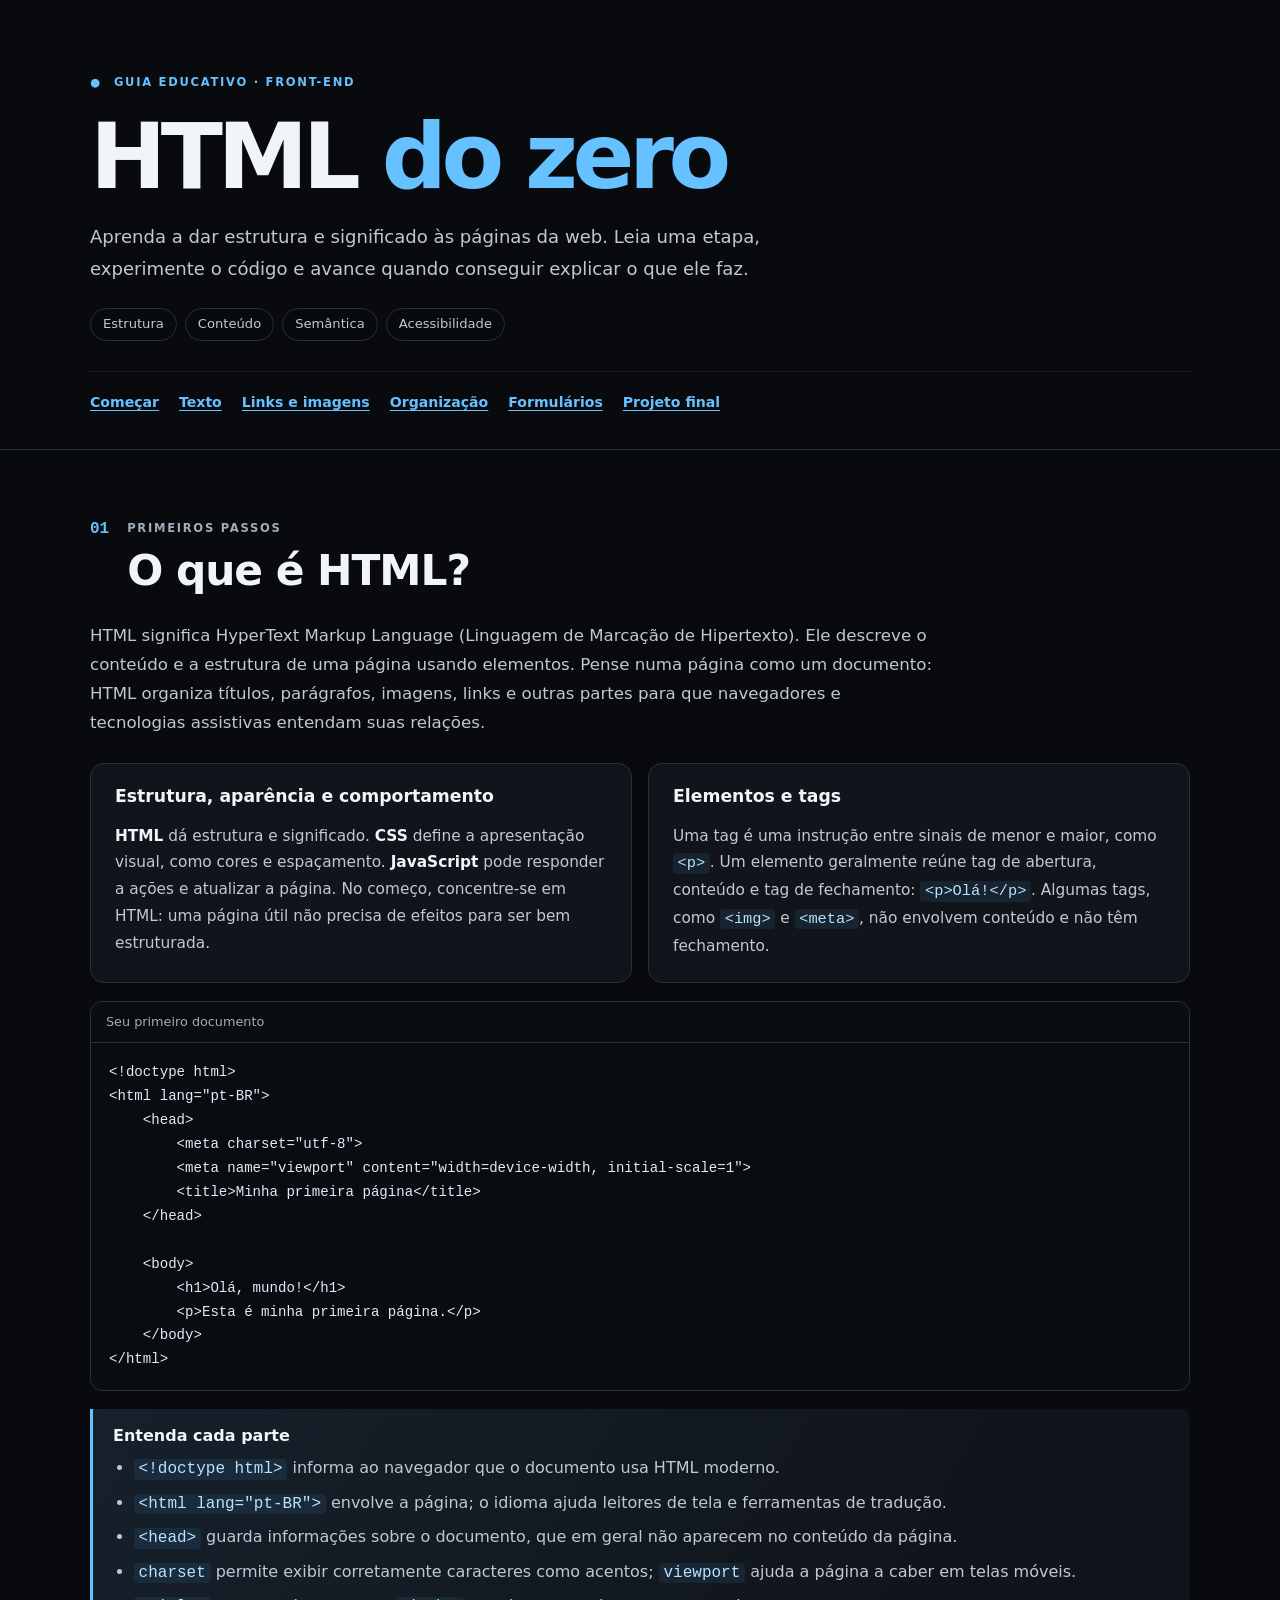
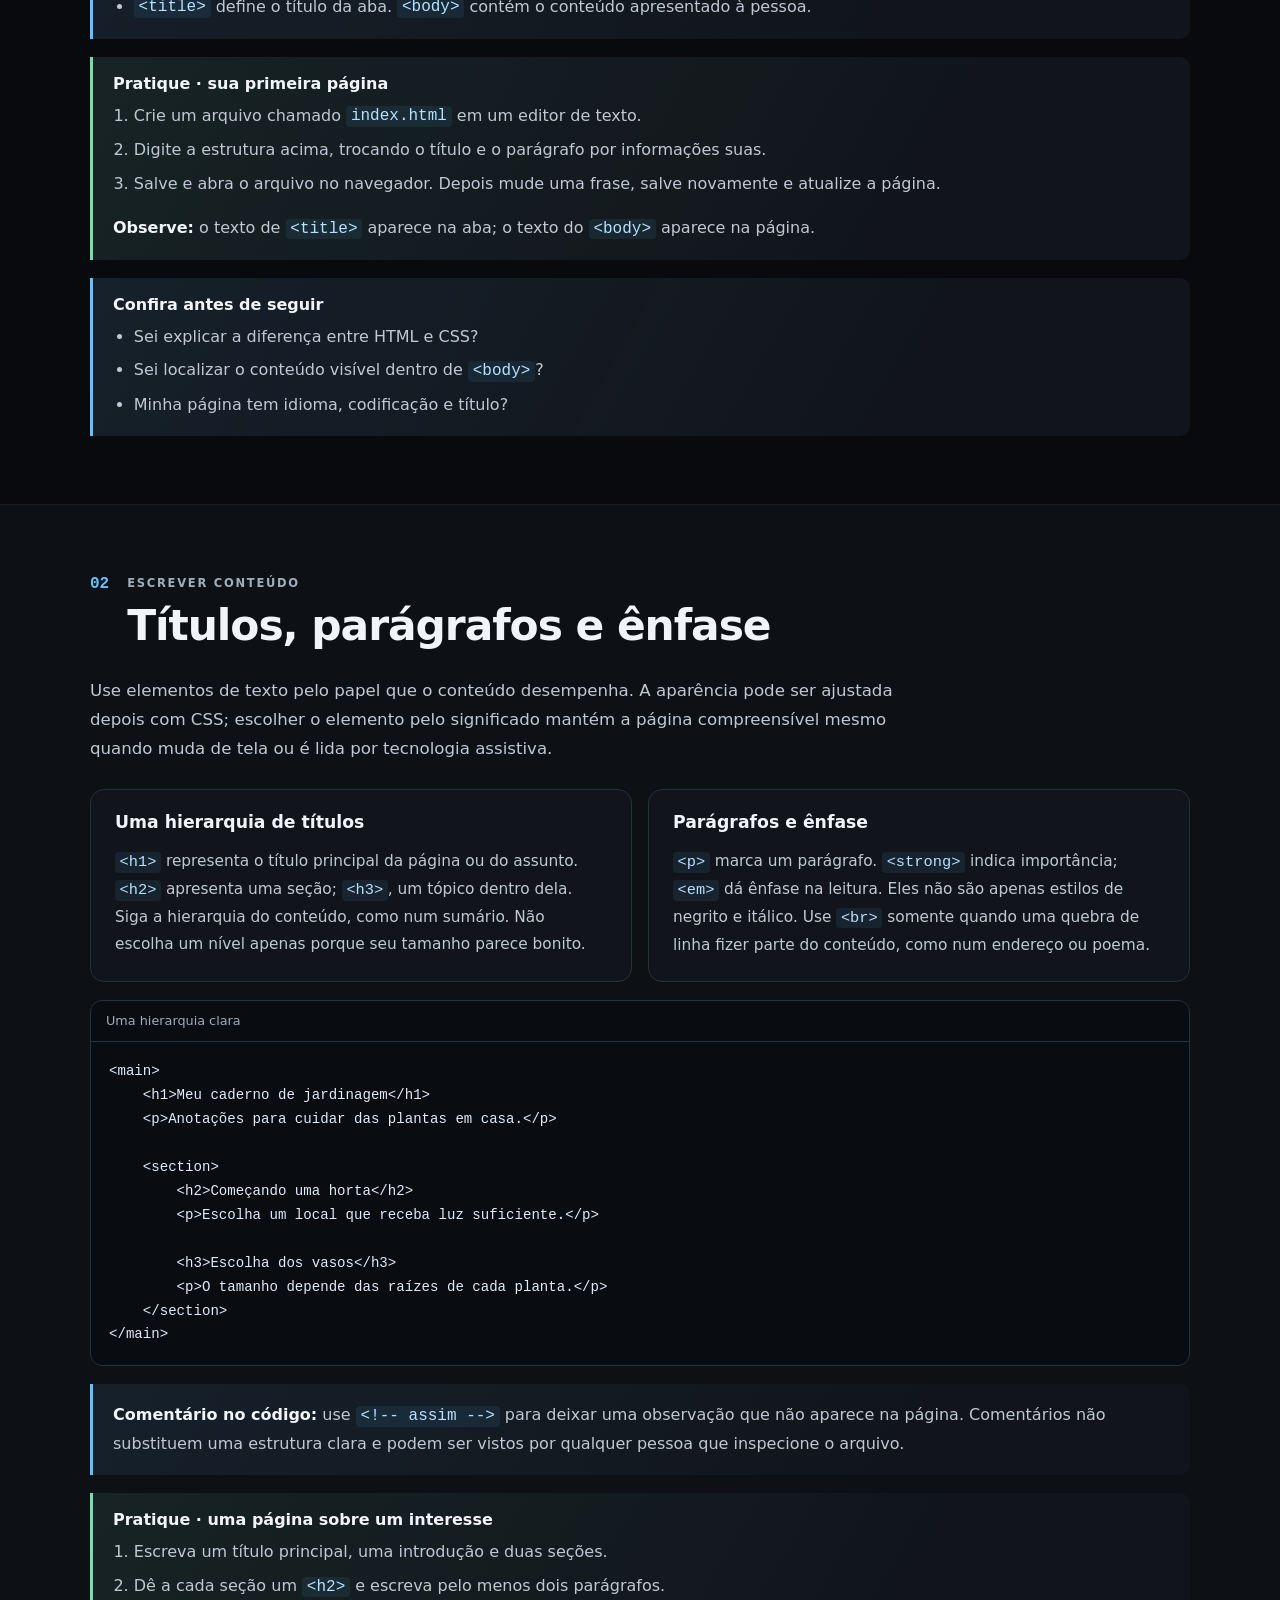
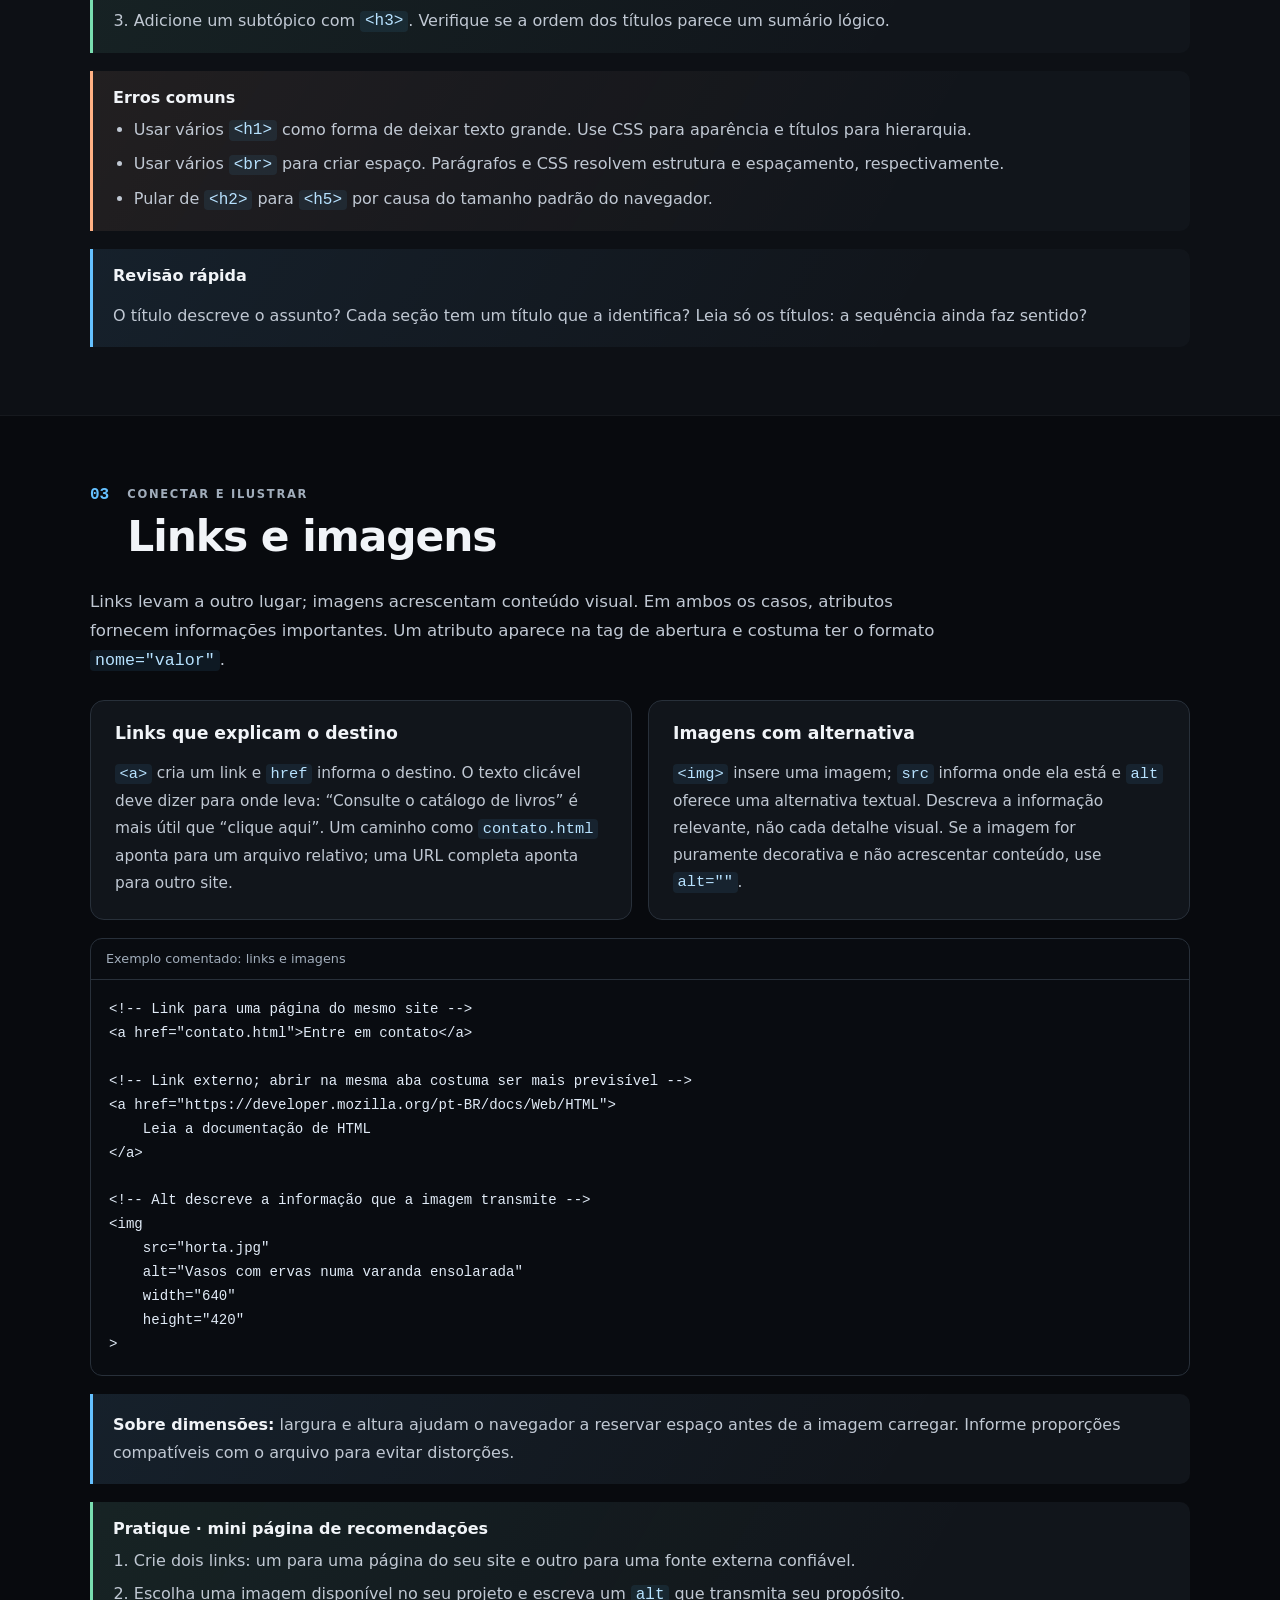
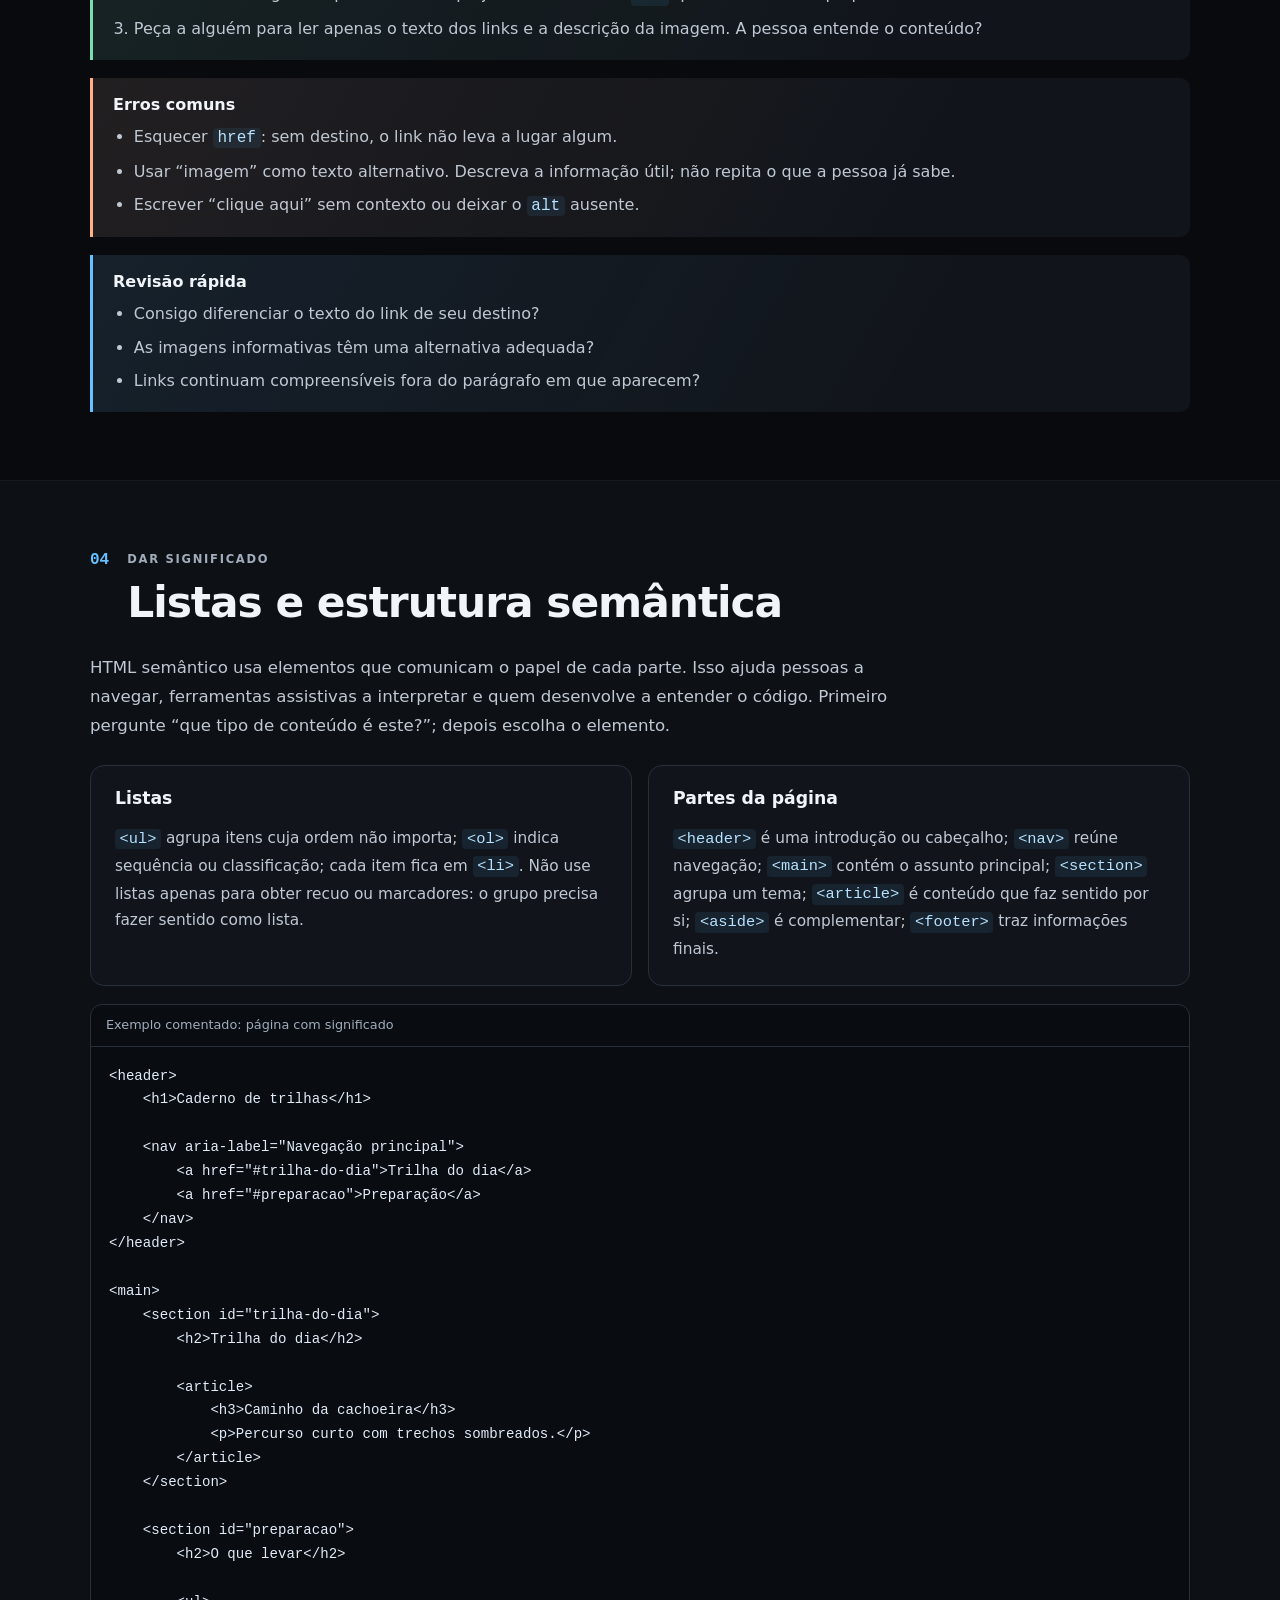
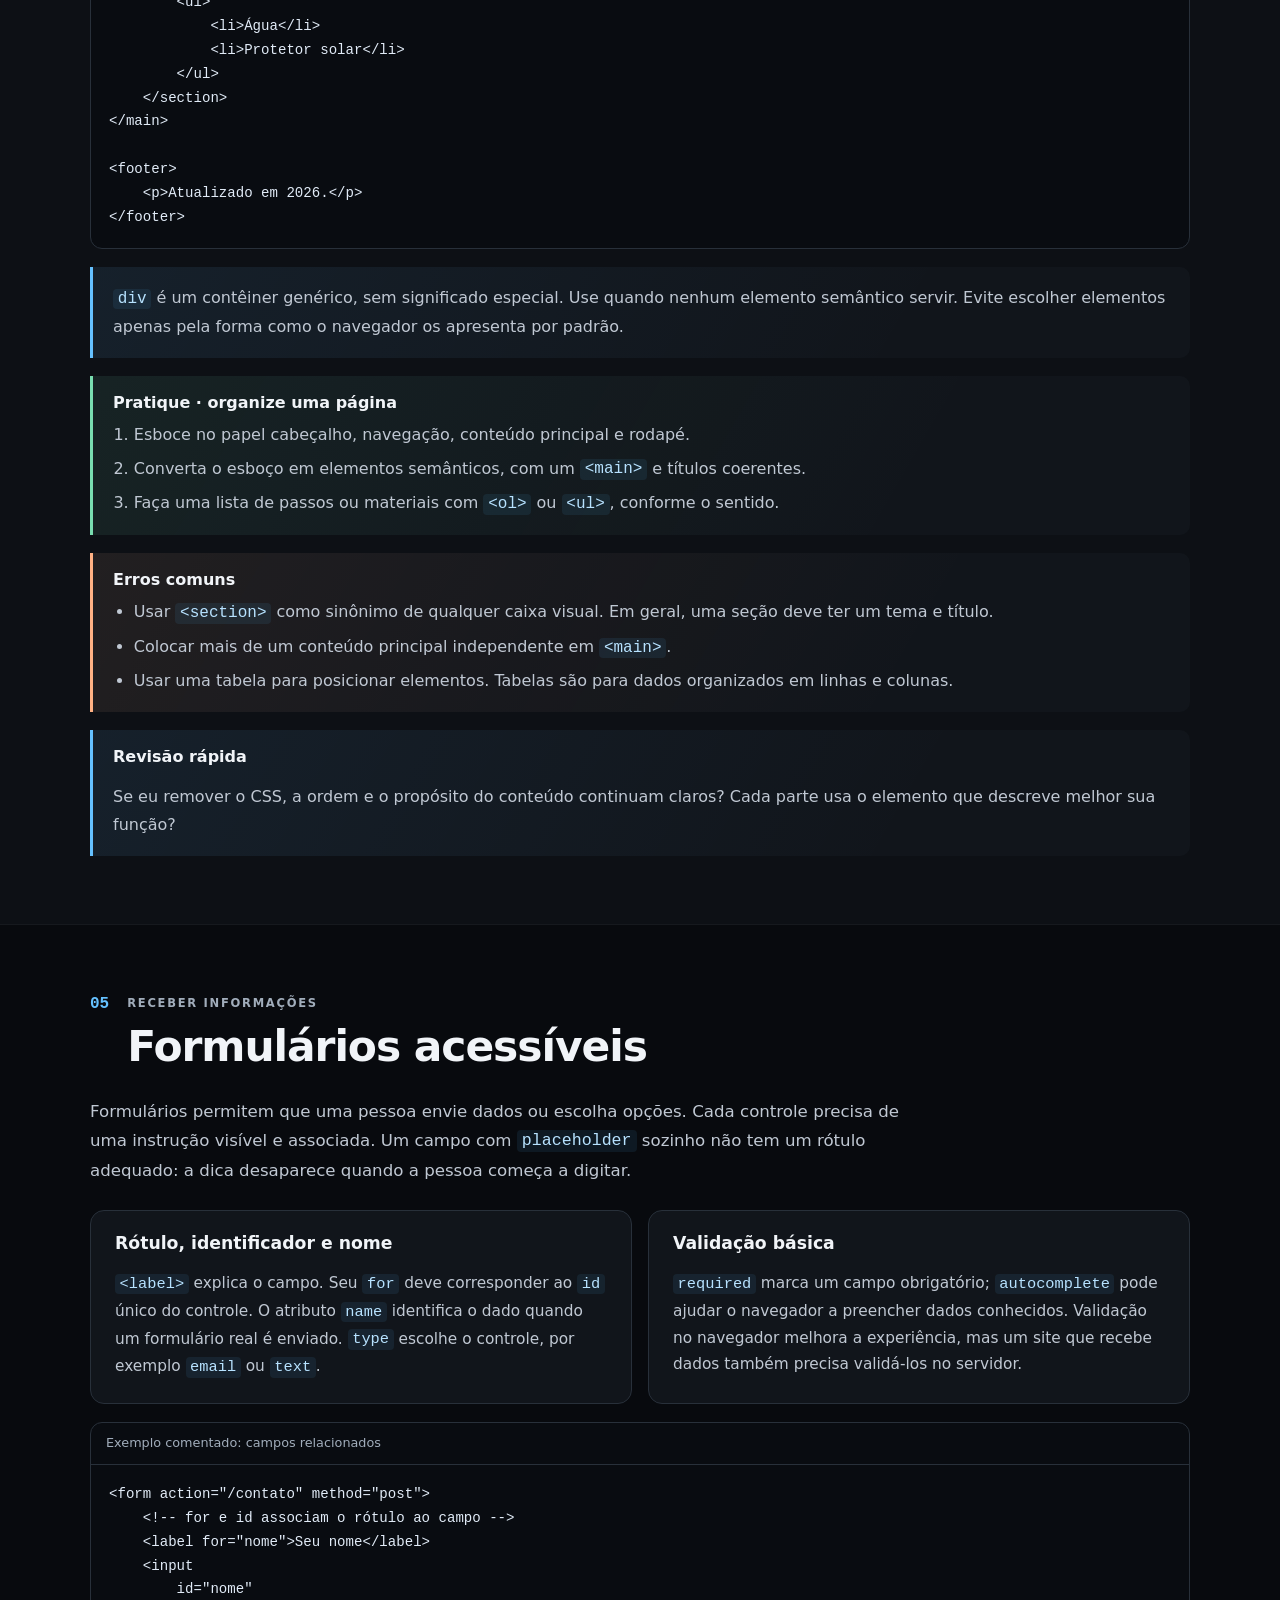
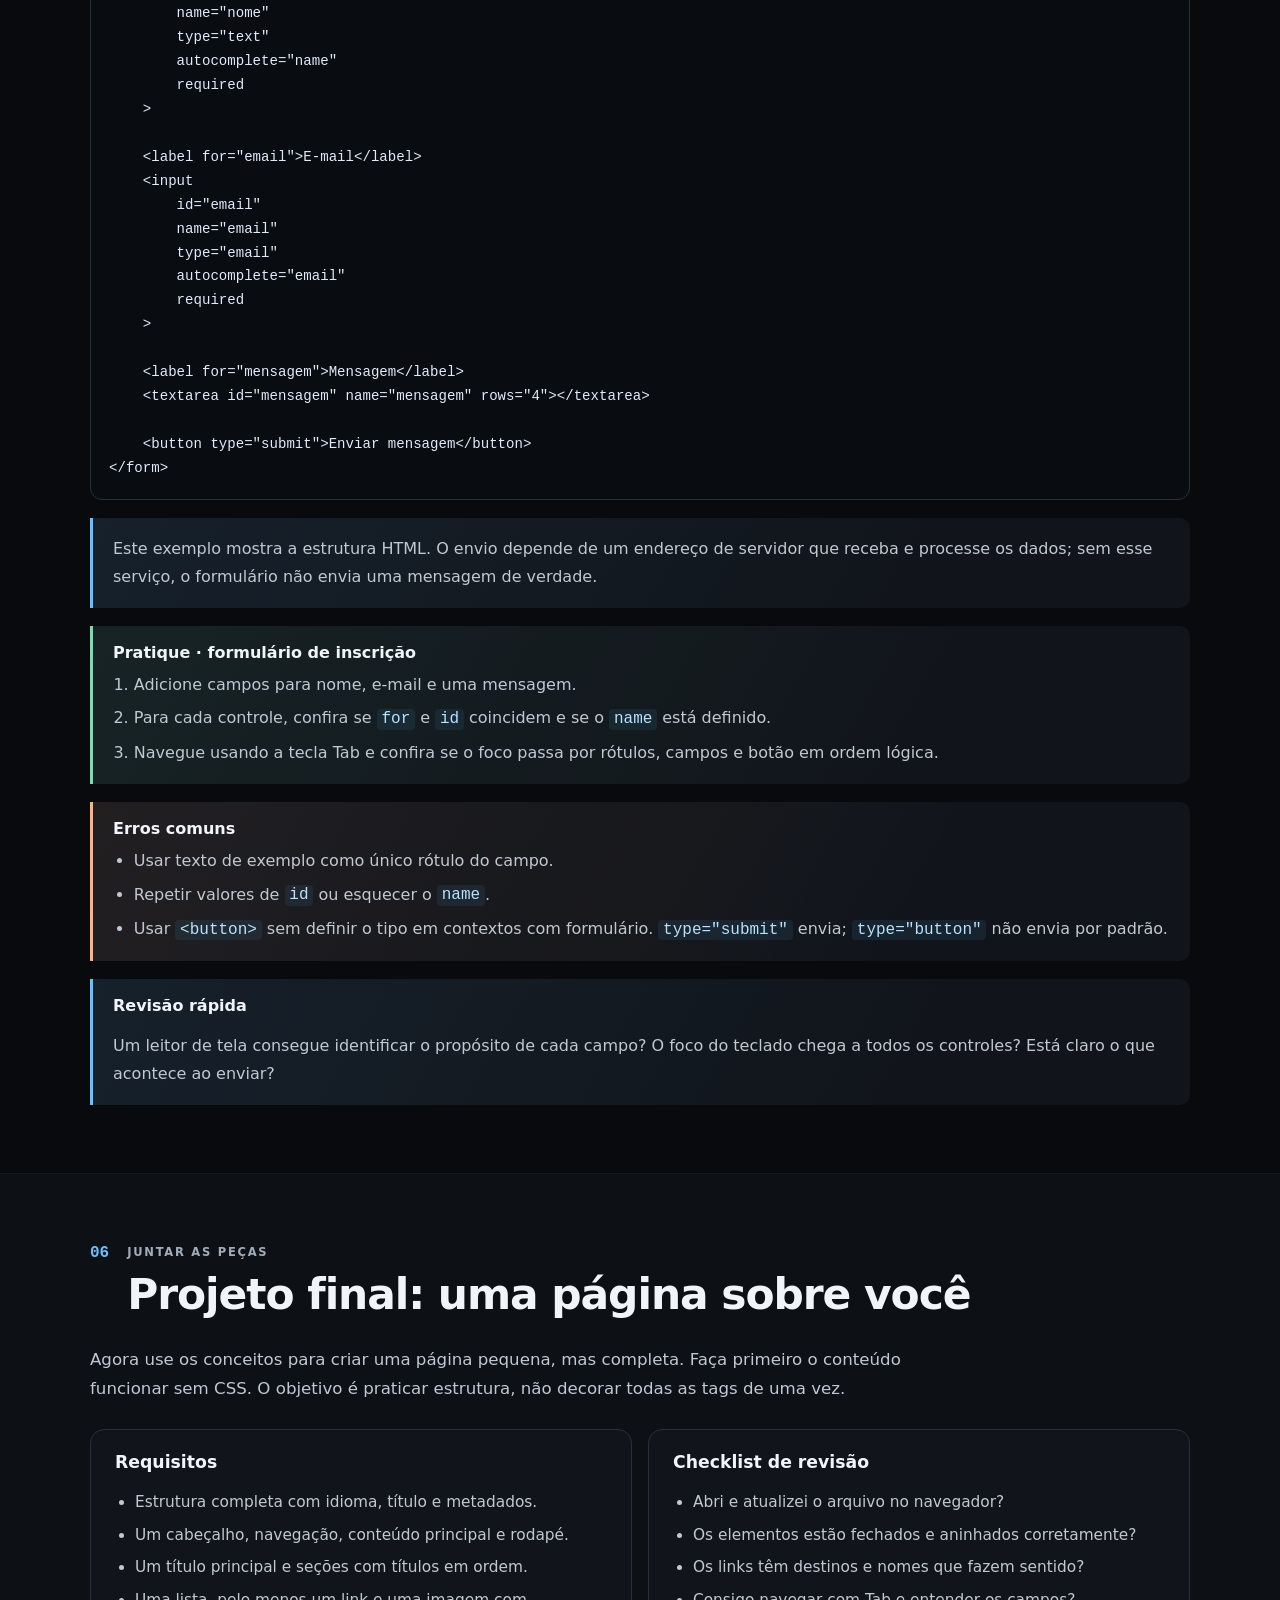
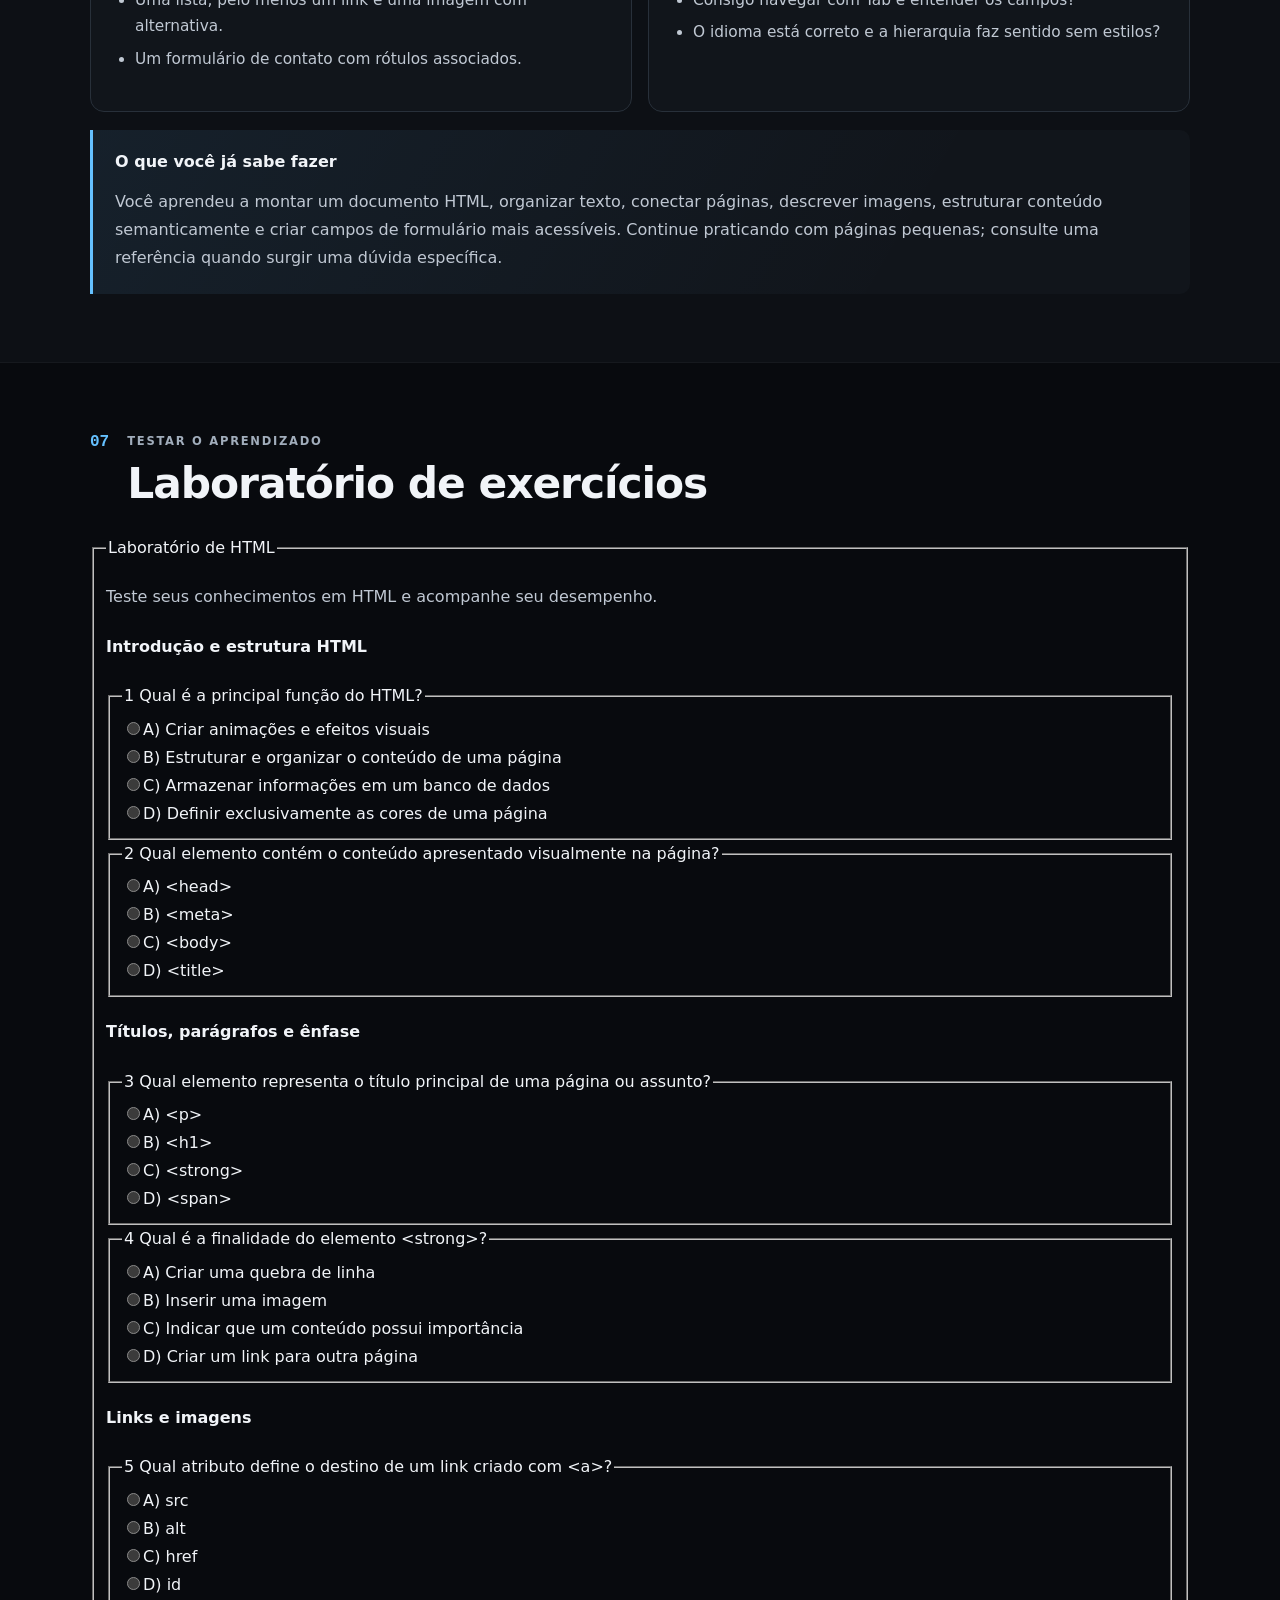
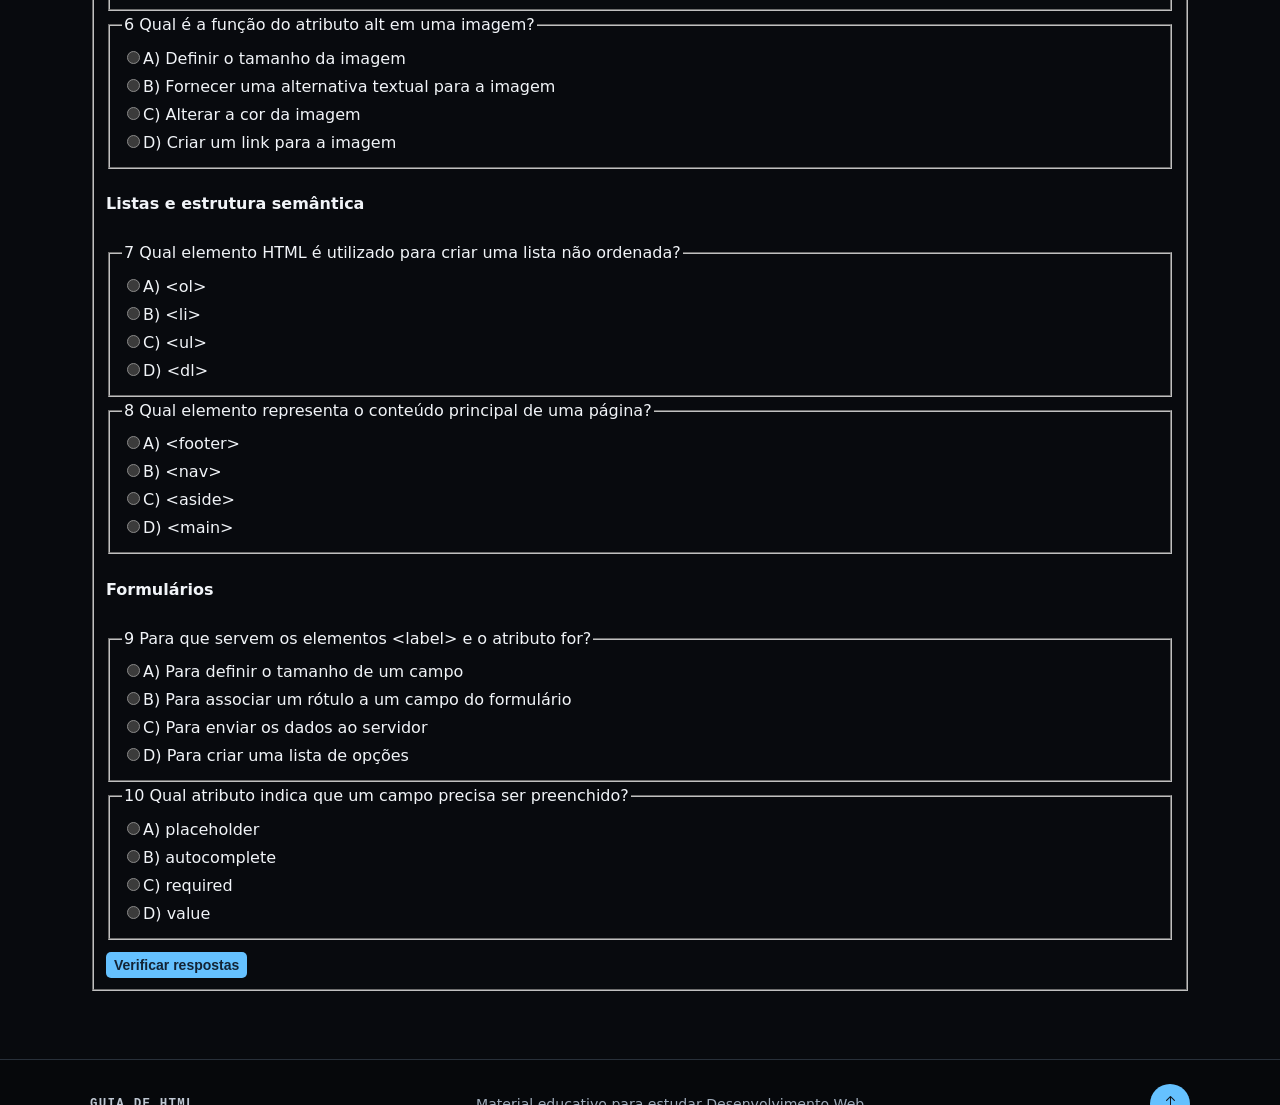
<file: Guia/html.html>
<!DOCTYPE html>
<html lang="pt-BR">
<head>
    <meta charset="utf-8">
    <meta name="viewport" content="width=device-width, initial-scale=1">
    <meta
        name="description"
        content="Um guia progressivo e prático para aprender HTML do zero: estrutura, texto, links, imagens, semântica e formulários."
    >
    <title>HTML do zero | Guia Front-end</title>
    <link rel="stylesheet" href="estilo/guia.css">
    <link rel="stylesheet" 
        href="https://cdn.jsdelivr.net/npm/bootstrap-icons@1.13.2/font/bootstrap-icons.min.css"
    >
</head>

<body>
    <a class="skip-link" href="#conteudo">
        Pular para o conteúdo
    </a>

    <header class="hero">
        <div class="container hero-inner">
            <p class="eyebrow">
                <span aria-hidden="true">●</span>
                GUIA EDUCATIVO · FRONT-END
            </p>

            <h1>
                HTML <span>do zero</span>
            </h1>

            <p class="hero-lead">
                Aprenda a dar estrutura e significado às páginas da web.
                Leia uma etapa, experimente o código e avance quando
                conseguir explicar o que ele faz.
            </p>

            <ul class="tags" aria-label="Temas do guia">
                <li>Estrutura</li>
                <li>Conteúdo</li>
                <li>Semântica</li>
                <li>Acessibilidade</li>
            </ul>

            <nav class="toc" aria-label="Neste guia">
                <a href="#comecar">Começar</a>
                <a href="#texto">Texto</a>
                <a href="#links-imagens">Links e imagens</a>
                <a href="#organizar">Organização</a>
                <a href="#formularios">Formulários</a>
                <a href="#projeto">Projeto final</a>
            </nav>
        </div>
    </header>

    <main id="conteudo">
        <!-- Seção 01: Introdução ao HTML -->
        <section id="comecar">
            <div class="container">
                <div class="heading">
                    <span class="num">01</span>

                    <div>
                        <p class="label">PRIMEIROS PASSOS</p>
                        <h2>O que é HTML?</h2>
                    </div>
                </div>

                <p class="introduction">
                    HTML significa <i>HyperText Markup Language</i>
                    (Linguagem de Marcação de Hipertexto). Ele descreve
                    o conteúdo e a estrutura de uma página usando elementos.
                    Pense numa página como um documento: HTML organiza
                    títulos, parágrafos, imagens, links e outras partes
                    para que navegadores e tecnologias assistivas entendam
                    suas relações.
                </p>

                <div class="grid two">
                    <article class="card">
                        <h3>Estrutura, aparência e comportamento</h3>

                        <p>
                            <strong>HTML</strong> dá estrutura e significado.
                            <strong>CSS</strong> define a apresentação visual,
                            como cores e espaçamento.
                            <strong>JavaScript</strong> pode responder a ações
                            e atualizar a página. No começo, concentre-se
                            em HTML: uma página útil não precisa de efeitos
                            para ser bem estruturada.
                        </p>
                    </article>

                    <article class="card">
                        <h3>Elementos e tags</h3>

                        <p>
                            Uma tag é uma instrução entre sinais de menor
                            e maior, como <code>&lt;p&gt;</code>. Um elemento
                            geralmente reúne tag de abertura, conteúdo e tag
                            de fechamento: <code>&lt;p&gt;Olá!&lt;/p&gt;</code>.
                            Algumas tags, como <code>&lt;img&gt;</code> e
                            <code>&lt;meta&gt;</code>, não envolvem conteúdo
                            e não têm fechamento.
                        </p>
                    </article>
                </div>

                <!-- Exemplo de código -->
                <div class="code">
                    <p class="code-title">Seu primeiro documento</p>

                    <pre><code>&lt;!doctype html&gt;
&lt;html lang="pt-BR"&gt;
    &lt;head&gt;
        &lt;meta charset="utf-8"&gt;
        &lt;meta name="viewport" content="width=device-width, initial-scale=1"&gt;
        &lt;title&gt;Minha primeira página&lt;/title&gt;
    &lt;/head&gt;

    &lt;body&gt;
        &lt;h1&gt;Olá, mundo!&lt;/h1&gt;
        &lt;p&gt;Esta é minha primeira página.&lt;/p&gt;
    &lt;/body&gt;
&lt;/html&gt;</code></pre>
                </div>

                <!-- Explicação da estrutura HTML -->
                <div class="explain">
                    <h3>Entenda cada parte</h3>

                    <ul>
                        <li>
                            <code>&lt;!doctype html&gt;</code> informa
                            ao navegador que o documento usa HTML moderno.
                        </li>

                        <li>
                            <code>&lt;html lang="pt-BR"&gt;</code> envolve
                            a página; o idioma ajuda leitores de tela
                            e ferramentas de tradução.
                        </li>

                        <li>
                            <code>&lt;head&gt;</code> guarda informações
                            sobre o documento, que em geral não aparecem
                            no conteúdo da página.
                        </li>

                        <li>
                            <code>charset</code> permite exibir corretamente
                            caracteres como acentos; <code>viewport</code>
                            ajuda a página a caber em telas móveis.
                        </li>

                        <li>
                            <code>&lt;title&gt;</code> define o título
                            da aba. <code>&lt;body&gt;</code> contém
                            o conteúdo apresentado à pessoa.
                        </li>
                    </ul>
                </div>

                <!-- Atividade prática -->
                <aside class="practice">
                    <h3>Pratique · sua primeira página</h3>

                    <ol>
                        <li>
                            Crie um arquivo chamado <code>index.html</code>
                            em um editor de texto.
                        </li>

                        <li>
                            Digite a estrutura acima, trocando o título
                            e o parágrafo por informações suas.
                        </li>

                        <li>
                            Salve e abra o arquivo no navegador. Depois
                            mude uma frase, salve novamente e atualize
                            a página.
                        </li>
                    </ol>

                    <p>
                        <strong>Observe:</strong> o texto de
                        <code>&lt;title&gt;</code> aparece na aba;
                        o texto do <code>&lt;body&gt;</code> aparece
                        na página.
                    </p>
                </aside>

                <!-- Verificação de aprendizagem -->
                <aside class="checkpoint">
                    <h3>Confira antes de seguir</h3>

                    <ul>
                        <li>Sei explicar a diferença entre HTML e CSS?</li>
                        <li>Sei localizar o conteúdo visível dentro de <code>&lt;body&gt;</code>?</li>
                        <li>Minha página tem idioma, codificação e título?</li>
                    </ul>
                </aside>
            </div>
        </section>

        <!-- Seção 02: Títulos, parágrafos e ênfase -->
        <section class="dark" id="texto">
            <div class="container">
                <div class="heading">
                    <span class="num">02</span>

                    <div>
                        <p class="label">ESCREVER CONTEÚDO</p>
                        <h2>Títulos, parágrafos e ênfase</h2>
                    </div>
                </div>

                <p class="introduction">
                    Use elementos de texto pelo papel que o conteúdo
                    desempenha. A aparência pode ser ajustada depois
                    com CSS; escolher o elemento pelo significado mantém
                    a página compreensível mesmo quando muda de tela
                    ou é lida por tecnologia assistiva.
                </p>

                <div class="grid two">
                    <article class="card">
                        <h3>Uma hierarquia de títulos</h3>

                        <p>
                            <code>&lt;h1&gt;</code> representa o título
                            principal da página ou do assunto.
                            <code>&lt;h2&gt;</code> apresenta uma seção;
                            <code>&lt;h3&gt;</code>, um tópico dentro dela.
                            Siga a hierarquia do conteúdo, como num sumário.
                            Não escolha um nível apenas porque seu tamanho
                            parece bonito.
                        </p>
                    </article>

                    <article class="card">
                        <h3>Parágrafos e ênfase</h3>

                        <p>
                            <code>&lt;p&gt;</code> marca um parágrafo.
                            <code>&lt;strong&gt;</code> indica importância;
                            <code>&lt;em&gt;</code> dá ênfase na leitura.
                            Eles não são apenas estilos de negrito e itálico.
                            Use <code>&lt;br&gt;</code> somente quando
                            uma quebra de linha fizer parte do conteúdo,
                            como num endereço ou poema.
                        </p>
                    </article>
                </div>

                <!-- Exemplo de hierarquia de títulos -->
                <div class="code">
                    <p class="code-title">Uma hierarquia clara</p>

                    <pre><code>&lt;main&gt;
    &lt;h1&gt;Meu caderno de jardinagem&lt;/h1&gt;
    &lt;p&gt;Anotações para cuidar das plantas em casa.&lt;/p&gt;

    &lt;section&gt;
        &lt;h2&gt;Começando uma horta&lt;/h2&gt;
        &lt;p&gt;Escolha um local que receba luz suficiente.&lt;/p&gt;

        &lt;h3&gt;Escolha dos vasos&lt;/h3&gt;
        &lt;p&gt;O tamanho depende das raízes de cada planta.&lt;/p&gt;
    &lt;/section&gt;
&lt;/main&gt;</code></pre>
                </div>

                <!-- Observação sobre comentários -->
                <aside class="note">
                    <strong>Comentário no código:</strong>
                    use <code>&lt;!-- assim --&gt;</code> para deixar
                    uma observação que não aparece na página.
                    Comentários não substituem uma estrutura clara
                    e podem ser vistos por qualquer pessoa que
                    inspecione o arquivo.
                </aside>

                <!-- Atividade prática -->
                <aside class="practice">
                    <h3>Pratique · uma página sobre um interesse</h3>

                    <ol>
                        <li>
                            Escreva um título principal, uma introdução
                            e duas seções.
                        </li>

                        <li>
                            Dê a cada seção um <code>&lt;h2&gt;</code>
                            e escreva pelo menos dois parágrafos.
                        </li>

                        <li>
                            Adicione um subtópico com <code>&lt;h3&gt;</code>.
                            Verifique se a ordem dos títulos parece
                            um sumário lógico.
                        </li>
                    </ol>
                </aside>

                <!-- Erros comuns -->
                <aside class="mistakes">
                    <h3>Erros comuns</h3>

                    <ul>
                        <li>
                            Usar vários <code>&lt;h1&gt;</code> como forma
                            de deixar texto grande. Use CSS para aparência
                            e títulos para hierarquia.
                        </li>

                        <li>
                            Usar vários <code>&lt;br&gt;</code> para criar
                            espaço. Parágrafos e CSS resolvem estrutura
                            e espaçamento, respectivamente.
                        </li>

                        <li>
                            Pular de <code>&lt;h2&gt;</code> para
                            <code>&lt;h5&gt;</code> por causa do tamanho
                            padrão do navegador.
                        </li>
                    </ul>
                </aside>

                <!-- Revisão da seção -->
                <aside class="checkpoint">
                    <h3>Revisão rápida</h3>

                    <p>
                        O título descreve o assunto? Cada seção tem
                        um título que a identifica? Leia só os títulos:
                        a sequência ainda faz sentido?
                    </p>
                </aside>
            </div>
        </section>

        <!-- Seção 03: Links e imagens -->
        <section id="links-imagens">
            <div class="container">
                <div class="heading">
                    <span class="num">03</span>

                    <div>
                        <p class="label">CONECTAR E ILUSTRAR</p>
                        <h2>Links e imagens</h2>
                    </div>
                </div>

                <p class="introduction">
                    Links levam a outro lugar; imagens acrescentam
                    conteúdo visual. Em ambos os casos, atributos fornecem
                    informações importantes. Um atributo aparece na tag
                    de abertura e costuma ter o formato
                    <code>nome="valor"</code>.
                </p>

                <div class="grid two">
                    <article class="card">
                        <h3>Links que explicam o destino</h3>

                        <p>
                            <code>&lt;a&gt;</code> cria um link e
                            <code>href</code> informa o destino.
                            O texto clicável deve dizer para onde leva:
                            “Consulte o catálogo de livros” é mais útil
                            que “clique aqui”. Um caminho como
                            <code>contato.html</code> aponta para um
                            arquivo relativo; uma URL completa aponta
                            para outro site.
                        </p>
                    </article>

                    <article class="card">
                        <h3>Imagens com alternativa</h3>

                        <p>
                            <code>&lt;img&gt;</code> insere uma imagem;
                            <code>src</code> informa onde ela está e
                            <code>alt</code> oferece uma alternativa textual.
                            Descreva a informação relevante, não cada
                            detalhe visual. Se a imagem for puramente
                            decorativa e não acrescentar conteúdo,
                            use <code>alt=""</code>.
                        </p>
                    </article>
                </div>

                <!-- Exemplo de links e imagens -->
                <div class="code">
                    <p class="code-title">
                        Exemplo comentado: links e imagens
                    </p>

                    <pre><code>&lt;!-- Link para uma página do mesmo site --&gt;
&lt;a href="contato.html"&gt;Entre em contato&lt;/a&gt;

&lt;!-- Link externo; abrir na mesma aba costuma ser mais previsível --&gt;
&lt;a href="https://developer.mozilla.org/pt-BR/docs/Web/HTML"&gt;
    Leia a documentação de HTML
&lt;/a&gt;

&lt;!-- Alt descreve a informação que a imagem transmite --&gt;
&lt;img
    src="horta.jpg"
    alt="Vasos com ervas numa varanda ensolarada"
    width="640"
    height="420"
&gt;</code></pre>
                </div>

                <!-- Observação sobre dimensões -->
                <p class="note">
                    <strong>Sobre dimensões:</strong> largura e altura
                    ajudam o navegador a reservar espaço antes de a imagem
                    carregar. Informe proporções compatíveis com o arquivo
                    para evitar distorções.
                </p>

                <!-- Atividade prática -->
                <aside class="practice">
                    <h3>Pratique · mini página de recomendações</h3>

                    <ol>
                        <li>
                            Crie dois links: um para uma página do seu site
                            e outro para uma fonte externa confiável.
                        </li>

                        <li>
                            Escolha uma imagem disponível no seu projeto
                            e escreva um <code>alt</code> que transmita
                            seu propósito.
                        </li>

                        <li>
                            Peça a alguém para ler apenas o texto dos links
                            e a descrição da imagem. A pessoa entende
                            o conteúdo?
                        </li>
                    </ol>
                </aside>

                <!-- Erros comuns -->
                <aside class="mistakes">
                    <h3>Erros comuns</h3>

                    <ul>
                        <li>
                            Esquecer <code>href</code>: sem destino,
                            o link não leva a lugar algum.
                        </li>

                        <li>
                            Usar “imagem” como texto alternativo.
                            Descreva a informação útil; não repita
                            o que a pessoa já sabe.
                        </li>

                        <li>
                            Escrever “clique aqui” sem contexto ou
                            deixar o <code>alt</code> ausente.
                        </li>
                    </ul>
                </aside>

                <!-- Revisão da seção -->
                <aside class="checkpoint">
                    <h3>Revisão rápida</h3>

                    <ul>
                        <li>
                            Consigo diferenciar o texto do link
                            de seu destino?
                        </li>

                        <li>
                            As imagens informativas têm uma
                            alternativa adequada?
                        </li>

                        <li>
                            Links continuam compreensíveis fora
                            do parágrafo em que aparecem?
                        </li>
                    </ul>
                </aside>
            </div>
        </section>

        <!-- Seção 04: Listas e estrutura semântica -->
        <section class="dark" id="organizar">
            <div class="container">
                <div class="heading">
                    <span class="num">04</span>

                    <div>
                        <p class="label">DAR SIGNIFICADO</p>
                        <h2>Listas e estrutura semântica</h2>
                    </div>
                </div>

                <p class="introduction">
                    HTML semântico usa elementos que comunicam o papel
                    de cada parte. Isso ajuda pessoas a navegar,
                    ferramentas assistivas a interpretar e quem
                    desenvolve a entender o código. Primeiro pergunte
                    “que tipo de conteúdo é este?”; depois escolha
                    o elemento.
                </p>

                <div class="grid two">
                    <article class="card">
                        <h3>Listas</h3>

                        <p>
                            <code>&lt;ul&gt;</code> agrupa itens cuja ordem
                            não importa; <code>&lt;ol&gt;</code> indica
                            sequência ou classificação; cada item fica
                            em <code>&lt;li&gt;</code>. Não use listas
                            apenas para obter recuo ou marcadores:
                            o grupo precisa fazer sentido como lista.
                        </p>
                    </article>

                    <article class="card">
                        <h3>Partes da página</h3>

                        <p>
                            <code>&lt;header&gt;</code> é uma introdução
                            ou cabeçalho; <code>&lt;nav&gt;</code> reúne
                            navegação; <code>&lt;main&gt;</code> contém
                            o assunto principal; <code>&lt;section&gt;</code>
                            agrupa um tema; <code>&lt;article&gt;</code>
                            é conteúdo que faz sentido por si;
                            <code>&lt;aside&gt;</code> é complementar;
                            <code>&lt;footer&gt;</code> traz informações
                            finais.
                        </p>
                    </article>
                </div>

                <!-- Exemplo de estrutura semântica -->
                <div class="code">
                    <p class="code-title">
                        Exemplo comentado: página com significado
                    </p>

                    <pre><code>&lt;header&gt;
    &lt;h1&gt;Caderno de trilhas&lt;/h1&gt;

    &lt;nav aria-label="Navegação principal"&gt;
        &lt;a href="#trilha-do-dia"&gt;Trilha do dia&lt;/a&gt;
        &lt;a href="#preparacao"&gt;Preparação&lt;/a&gt;
    &lt;/nav&gt;
&lt;/header&gt;

&lt;main&gt;
    &lt;section id="trilha-do-dia"&gt;
        &lt;h2&gt;Trilha do dia&lt;/h2&gt;

        &lt;article&gt;
            &lt;h3&gt;Caminho da cachoeira&lt;/h3&gt;
            &lt;p&gt;Percurso curto com trechos sombreados.&lt;/p&gt;
        &lt;/article&gt;
    &lt;/section&gt;

    &lt;section id="preparacao"&gt;
        &lt;h2&gt;O que levar&lt;/h2&gt;

        &lt;ul&gt;
            &lt;li&gt;Água&lt;/li&gt;
            &lt;li&gt;Protetor solar&lt;/li&gt;
        &lt;/ul&gt;
    &lt;/section&gt;
&lt;/main&gt;

&lt;footer&gt;
    &lt;p&gt;Atualizado em 2026.&lt;/p&gt;
&lt;/footer&gt;</code></pre>
                </div>

                <!-- Observação sobre div -->
                <p class="note">
                    <code>div</code> é um contêiner genérico, sem significado
                    especial. Use quando nenhum elemento semântico servir.
                    Evite escolher elementos apenas pela forma como
                    o navegador os apresenta por padrão.
                </p>

                <!-- Atividade prática -->
                <aside class="practice">
                    <h3>Pratique · organize uma página</h3>

                    <ol>
                        <li>
                            Esboce no papel cabeçalho, navegação,
                            conteúdo principal e rodapé.
                        </li>

                        <li>
                            Converta o esboço em elementos semânticos,
                            com um <code>&lt;main&gt;</code> e títulos
                            coerentes.
                        </li>

                        <li>
                            Faça uma lista de passos ou materiais com
                            <code>&lt;ol&gt;</code> ou <code>&lt;ul&gt;</code>,
                            conforme o sentido.
                        </li>
                    </ol>
                </aside>

                <!-- Erros comuns -->
                <aside class="mistakes">
                    <h3>Erros comuns</h3>

                    <ul>
                        <li>
                            Usar <code>&lt;section&gt;</code> como sinônimo
                            de qualquer caixa visual. Em geral, uma seção
                            deve ter um tema e título.
                        </li>

                        <li>
                            Colocar mais de um conteúdo principal
                            independente em <code>&lt;main&gt;</code>.
                        </li>

                        <li>
                            Usar uma tabela para posicionar elementos.
                            Tabelas são para dados organizados em linhas
                            e colunas.
                        </li>
                    </ul>
                </aside>

                <!-- Revisão da seção -->
                <aside class="checkpoint">
                    <h3>Revisão rápida</h3>

                    <p>
                        Se eu remover o CSS, a ordem e o propósito
                        do conteúdo continuam claros? Cada parte usa
                        o elemento que descreve melhor sua função?
                    </p>
                </aside>
            </div>
        </section>

        <!-- Seção 05: Formulários acessíveis -->
        <section id="formularios">
            <div class="container">
                <div class="heading">
                    <span class="num">05</span>

                    <div>
                        <p class="label">RECEBER INFORMAÇÕES</p>
                        <h2>Formulários acessíveis</h2>
                    </div>
                </div>

                <p class="introduction">
                    Formulários permitem que uma pessoa envie dados
                    ou escolha opções. Cada controle precisa de uma
                    instrução visível e associada. Um campo com
                    <code>placeholder</code> sozinho não tem um rótulo
                    adequado: a dica desaparece quando a pessoa
                    começa a digitar.
                </p>

                <div class="grid two">
                    <article class="card">
                        <h3>Rótulo, identificador e nome</h3>

                        <p>
                            <code>&lt;label&gt;</code> explica o campo.
                            Seu <code>for</code> deve corresponder ao
                            <code>id</code> único do controle. O atributo
                            <code>name</code> identifica o dado quando
                            um formulário real é enviado. <code>type</code>
                            escolhe o controle, por exemplo
                            <code>email</code> ou <code>text</code>.
                        </p>
                    </article>

                    <article class="card">
                        <h3>Validação básica</h3>

                        <p>
                            <code>required</code> marca um campo obrigatório;
                            <code>autocomplete</code> pode ajudar o navegador
                            a preencher dados conhecidos. Validação no
                            navegador melhora a experiência, mas um site
                            que recebe dados também precisa validá-los
                            no servidor.
                        </p>
                    </article>
                </div>

                <!-- Exemplo de formulário -->
                <div class="code">
                    <p class="code-title">
                        Exemplo comentado: campos relacionados
                    </p>

                    <pre><code>&lt;form action="/contato" method="post"&gt;
    &lt;!-- for e id associam o rótulo ao campo --&gt;
    &lt;label for="nome"&gt;Seu nome&lt;/label&gt;
    &lt;input
        id="nome"
        name="nome"
        type="text"
        autocomplete="name"
        required
    &gt;

    &lt;label for="email"&gt;E-mail&lt;/label&gt;
    &lt;input
        id="email"
        name="email"
        type="email"
        autocomplete="email"
        required
    &gt;

    &lt;label for="mensagem"&gt;Mensagem&lt;/label&gt;
    &lt;textarea id="mensagem" name="mensagem" rows="4"&gt;&lt;/textarea&gt;

    &lt;button type="submit"&gt;Enviar mensagem&lt;/button&gt;
&lt;/form&gt;</code></pre>
                </div>

                <!-- Observação sobre envio -->
                <p class="note">
                    Este exemplo mostra a estrutura HTML. O envio depende
                    de um endereço de servidor que receba e processe
                    os dados; sem esse serviço, o formulário não envia
                    uma mensagem de verdade.
                </p>

                <!-- Atividade prática -->
                <aside class="practice">
                    <h3>Pratique · formulário de inscrição</h3>

                    <ol>
                        <li>
                            Adicione campos para nome, e-mail e
                            uma mensagem.
                        </li>

                        <li>
                            Para cada controle, confira se
                            <code>for</code> e <code>id</code> coincidem
                            e se o <code>name</code> está definido.
                        </li>

                        <li>
                            Navegue usando a tecla Tab e confira se
                            o foco passa por rótulos, campos e botão
                            em ordem lógica.
                        </li>
                    </ol>
                </aside>

                <!-- Erros comuns -->
                <aside class="mistakes">
                    <h3>Erros comuns</h3>

                    <ul>
                        <li>
                            Usar texto de exemplo como único rótulo
                            do campo.
                        </li>

                        <li>
                            Repetir valores de <code>id</code> ou
                            esquecer o <code>name</code>.
                        </li>

                        <li>
                            Usar <code>&lt;button&gt;</code> sem definir
                            o tipo em contextos com formulário.
                            <code>type="submit"</code> envia;
                            <code>type="button"</code> não envia
                            por padrão.
                        </li>
                    </ul>
                </aside>

                <!-- Revisão da seção -->
                <aside class="checkpoint">
                    <h3>Revisão rápida</h3>

                    <p>
                        Um leitor de tela consegue identificar
                        o propósito de cada campo? O foco do teclado
                        chega a todos os controles? Está claro
                        o que acontece ao enviar?
                    </p>
                </aside>
            </div>
        </section>

        <!-- Seção 06: Projeto final -->
        <section class="dark" id="projeto">
            <div class="container">
                <div class="heading">
                    <span class="num">06</span>

                    <div>
                        <p class="label">JUNTAR AS PEÇAS</p>
                        <h2>Projeto final: uma página sobre você</h2>
                    </div>
                </div>

                <p class="introduction">
                    Agora use os conceitos para criar uma página pequena,
                    mas completa. Faça primeiro o conteúdo funcionar
                    sem CSS. O objetivo é praticar estrutura, não decorar
                    todas as tags de uma vez.
                </p>

                <div class="grid two">
                    <article class="card">
                        <h3>Requisitos</h3>

                        <ul>
                            <li>
                                Estrutura completa com idioma, título
                                e metadados.
                            </li>

                            <li>
                                Um cabeçalho, navegação, conteúdo
                                principal e rodapé.
                            </li>

                            <li>
                                Um título principal e seções com títulos
                                em ordem.
                            </li>

                            <li>
                                Uma lista, pelo menos um link e uma imagem
                                com alternativa.
                            </li>

                            <li>
                                Um formulário de contato com rótulos
                                associados.
                            </li>
                        </ul>
                    </article>

                    <article class="card">
                        <h3>Checklist de revisão</h3>

                        <ul>
                            <li>Abri e atualizei o arquivo no navegador?</li>

                            <li>
                                Os elementos estão fechados e aninhados
                                corretamente?
                            </li>

                            <li>
                                Os links têm destinos e nomes que
                                fazem sentido?
                            </li>

                            <li>
                                Consigo navegar com Tab e entender
                                os campos?
                            </li>

                            <li>
                                O idioma está correto e a hierarquia
                                faz sentido sem estilos?
                            </li>
                        </ul>
                    </article>
                </div>

                <!-- Conclusão do guia -->
                <aside class="checkpoint final-check">
                    <h3>O que você já sabe fazer</h3>

                    <p>
                        Você aprendeu a montar um documento HTML,
                        organizar texto, conectar páginas, descrever
                        imagens, estruturar conteúdo semanticamente
                        e criar campos de formulário mais acessíveis.
                        Continue praticando com páginas pequenas;
                        consulte uma referência quando surgir
                        uma dúvida específica.
                    </p>
                </aside>
            </div>
        </section>

        <!--Seção 7: Laboratório de exercícios-->
        <section id="laboratorio">
            <div class="container">
                <div class="heading">
                    <span class="num">07</span>

                    <div>
                        <p class="label">TESTAR O APRENDIZADO</p>
                        <h2>Laboratório de exercícios</h2>
                    </div>
                </div>

                <div>
                    <form id="form-laboratorio" action="">
                        <fieldset>
                            <legend>Laboratório de HTML</legend>
                            <p>Teste seus conhecimentos em HTML e acompanhe seu desempenho.</p>

                            <!-- As perguntas serão inseridas aqui via JS -->
                            <div id="perguntas-container"></div>

                            <button type="submit" class="btn-verificar">Verificar respostas</button>
                        </fieldset>
                    </form>

                    <!-- Área de resultado -->
                    <div id="resultado" class="resultado" hidden>
                        <h3>Resultado</h3>
                        <p id="pontuacao"></p>
                        <div id="feedback-detalhado"></div>
                        <button type="button" id="btn-refazer">Refazer exercício</button>
                    </div>
                </div>    
            </div>
        </section>
    </main>

    <footer class="site-footer">
        <div class="container foot">
            <span>GUIA DE HTML</span>

            <p>
                Material educativo para estudar Desenvolvimento Web.
            </p>

            <a href="#conteudo"><i class="bi bi-arrow-up"></i></a>
        </div>
    </footer>

    <script src="script/quiz-HTML.js"></script>
</body>
</html>
</file>
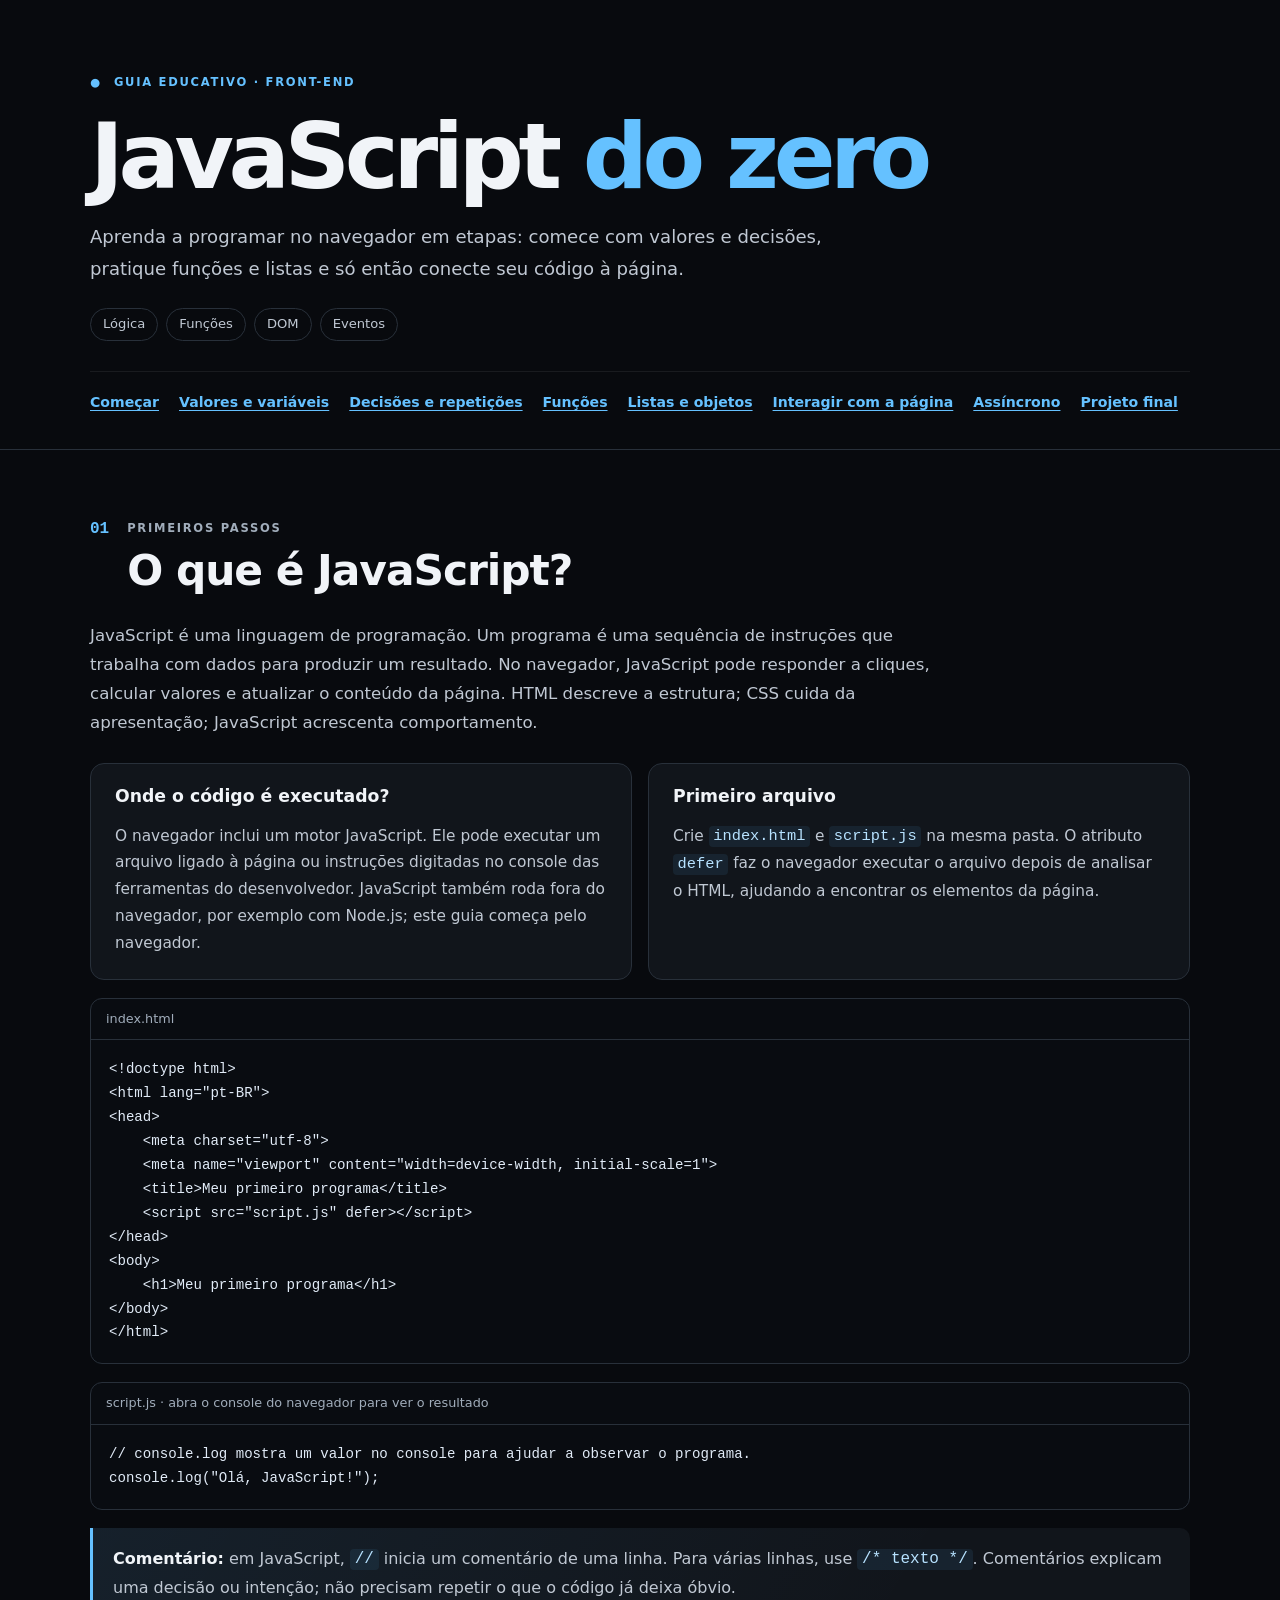
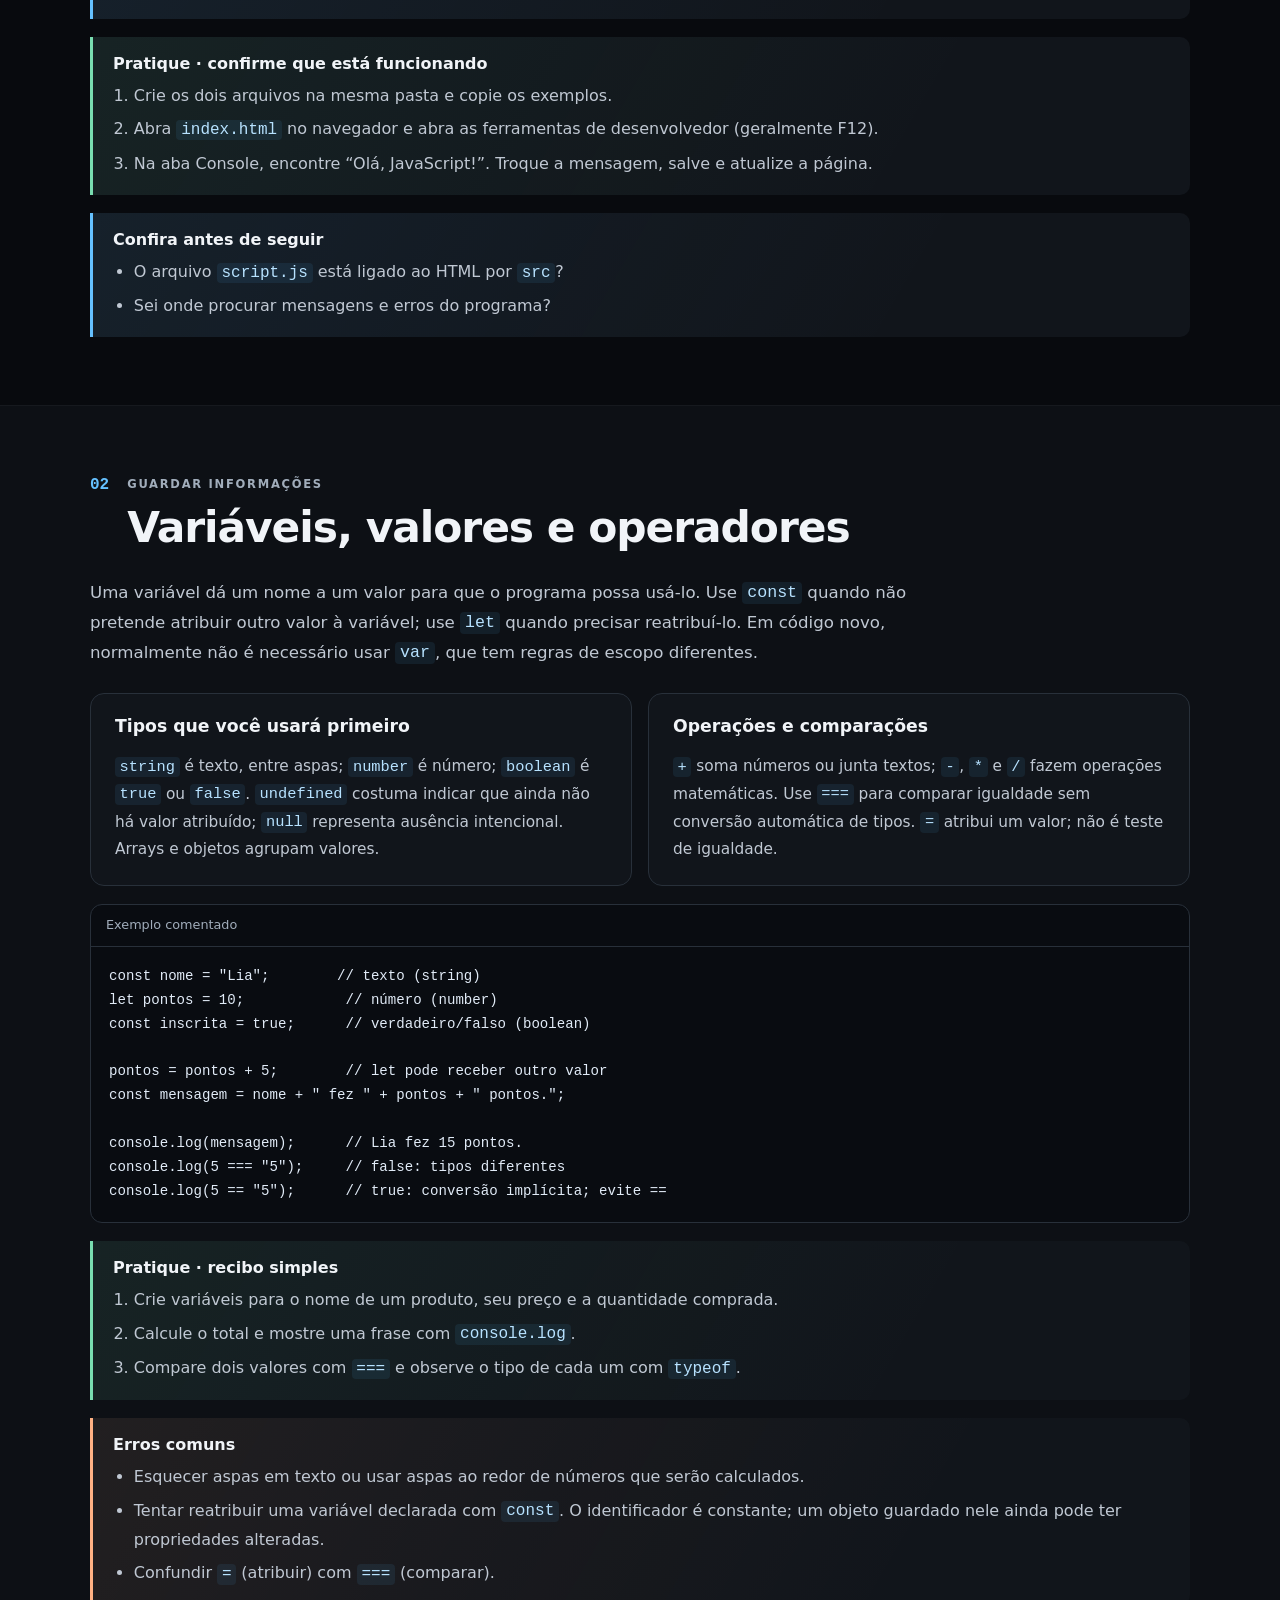
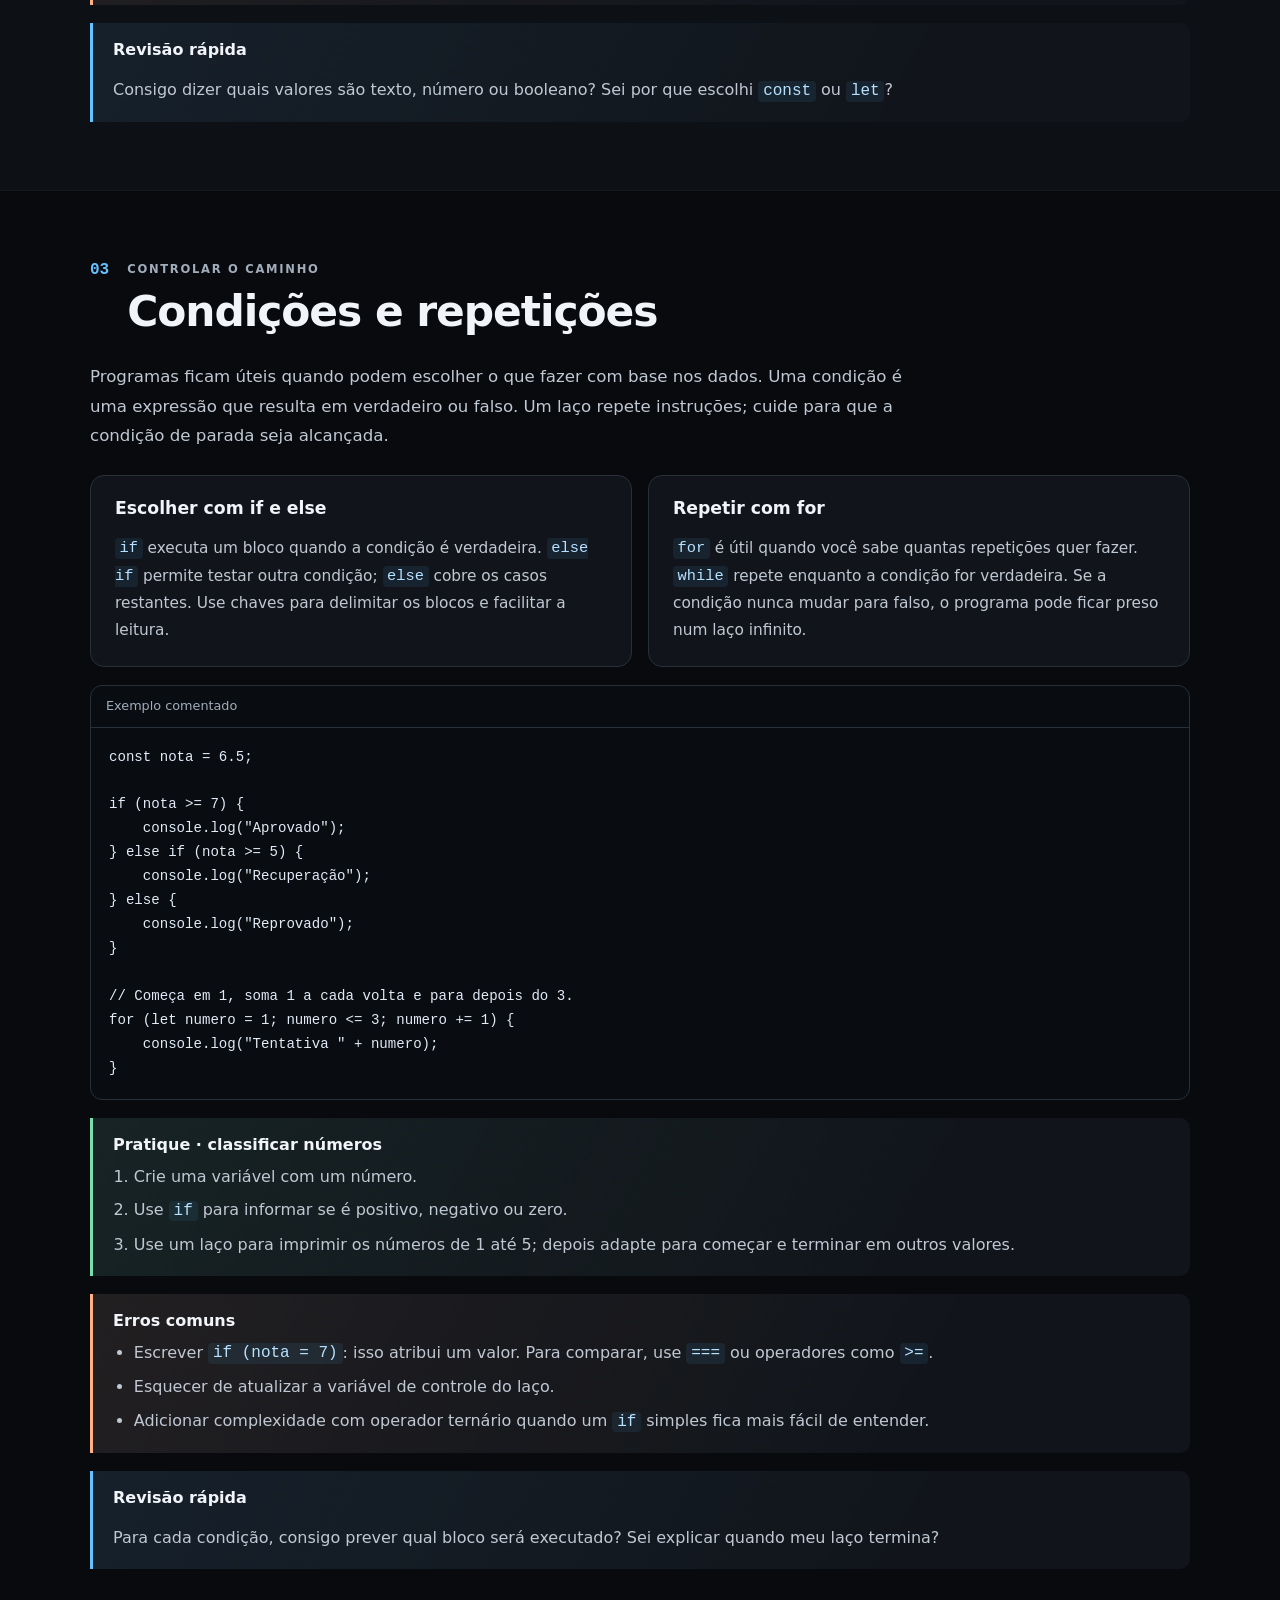
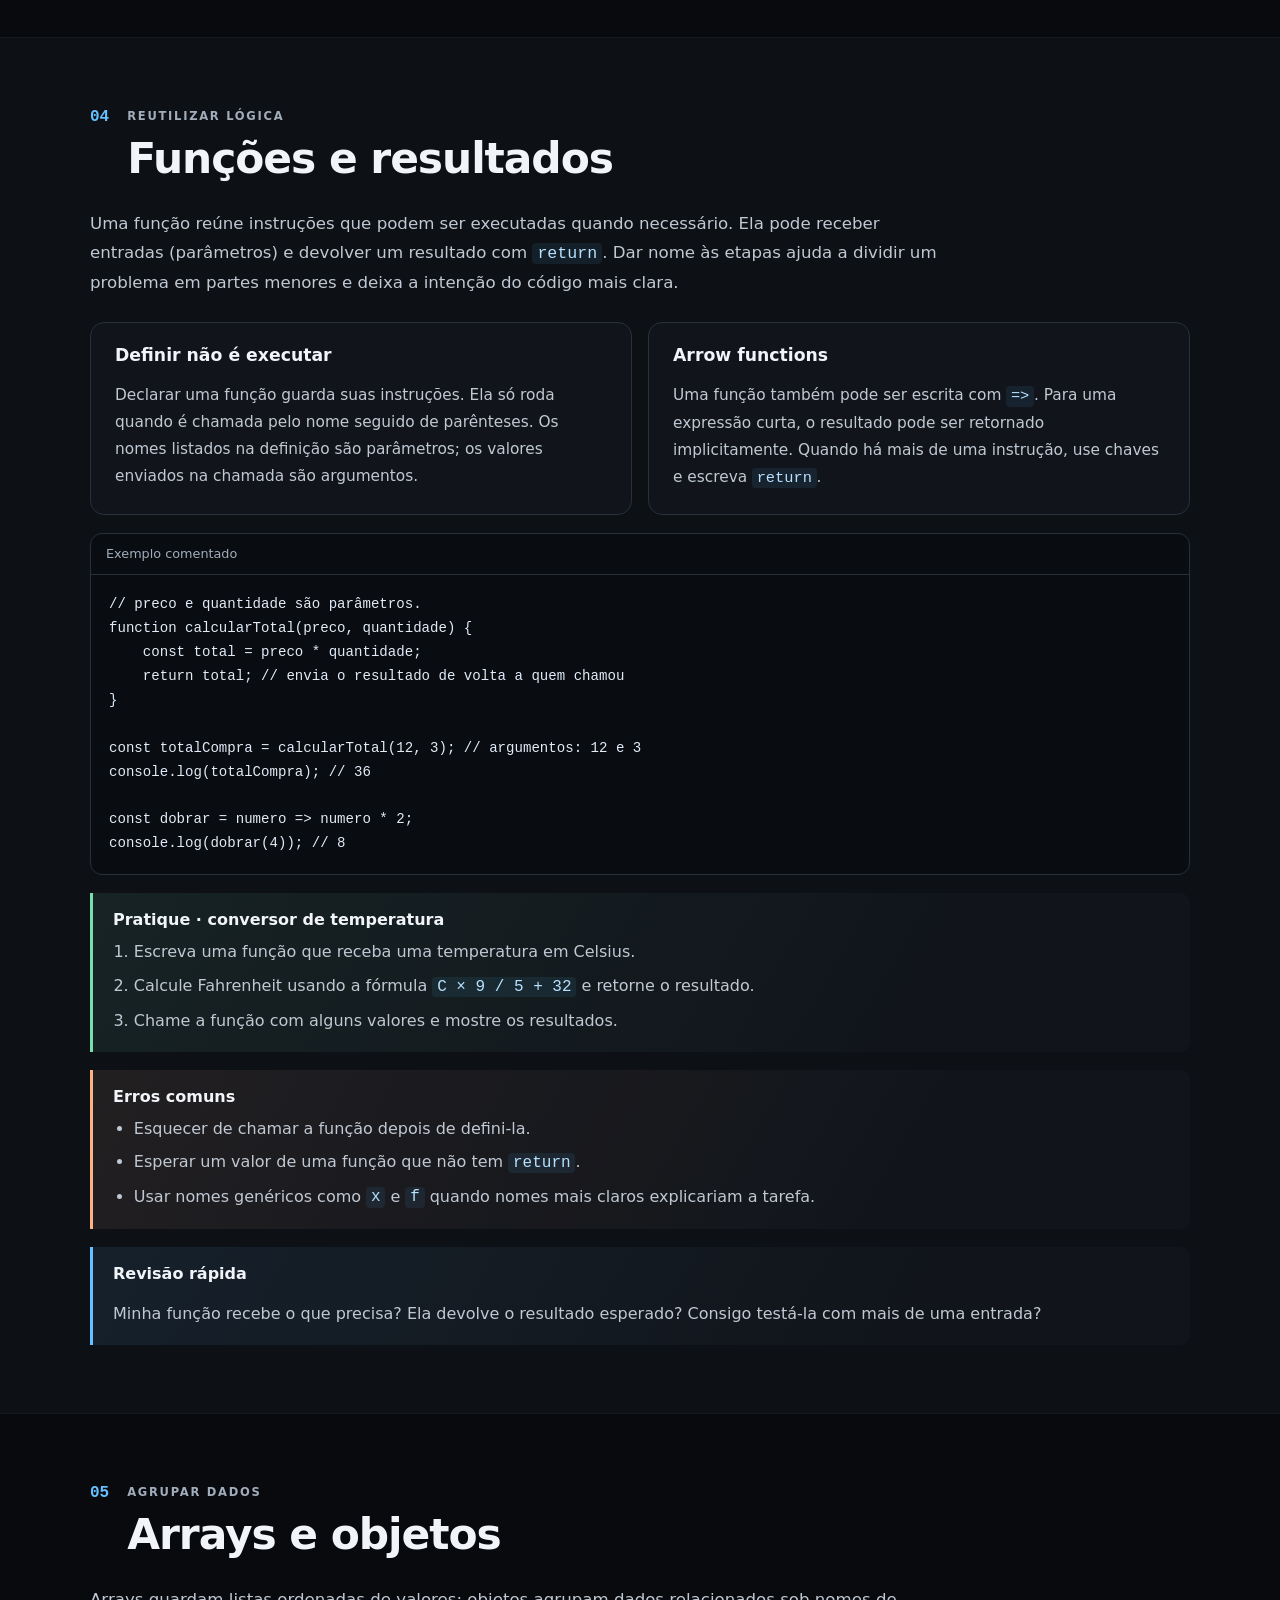
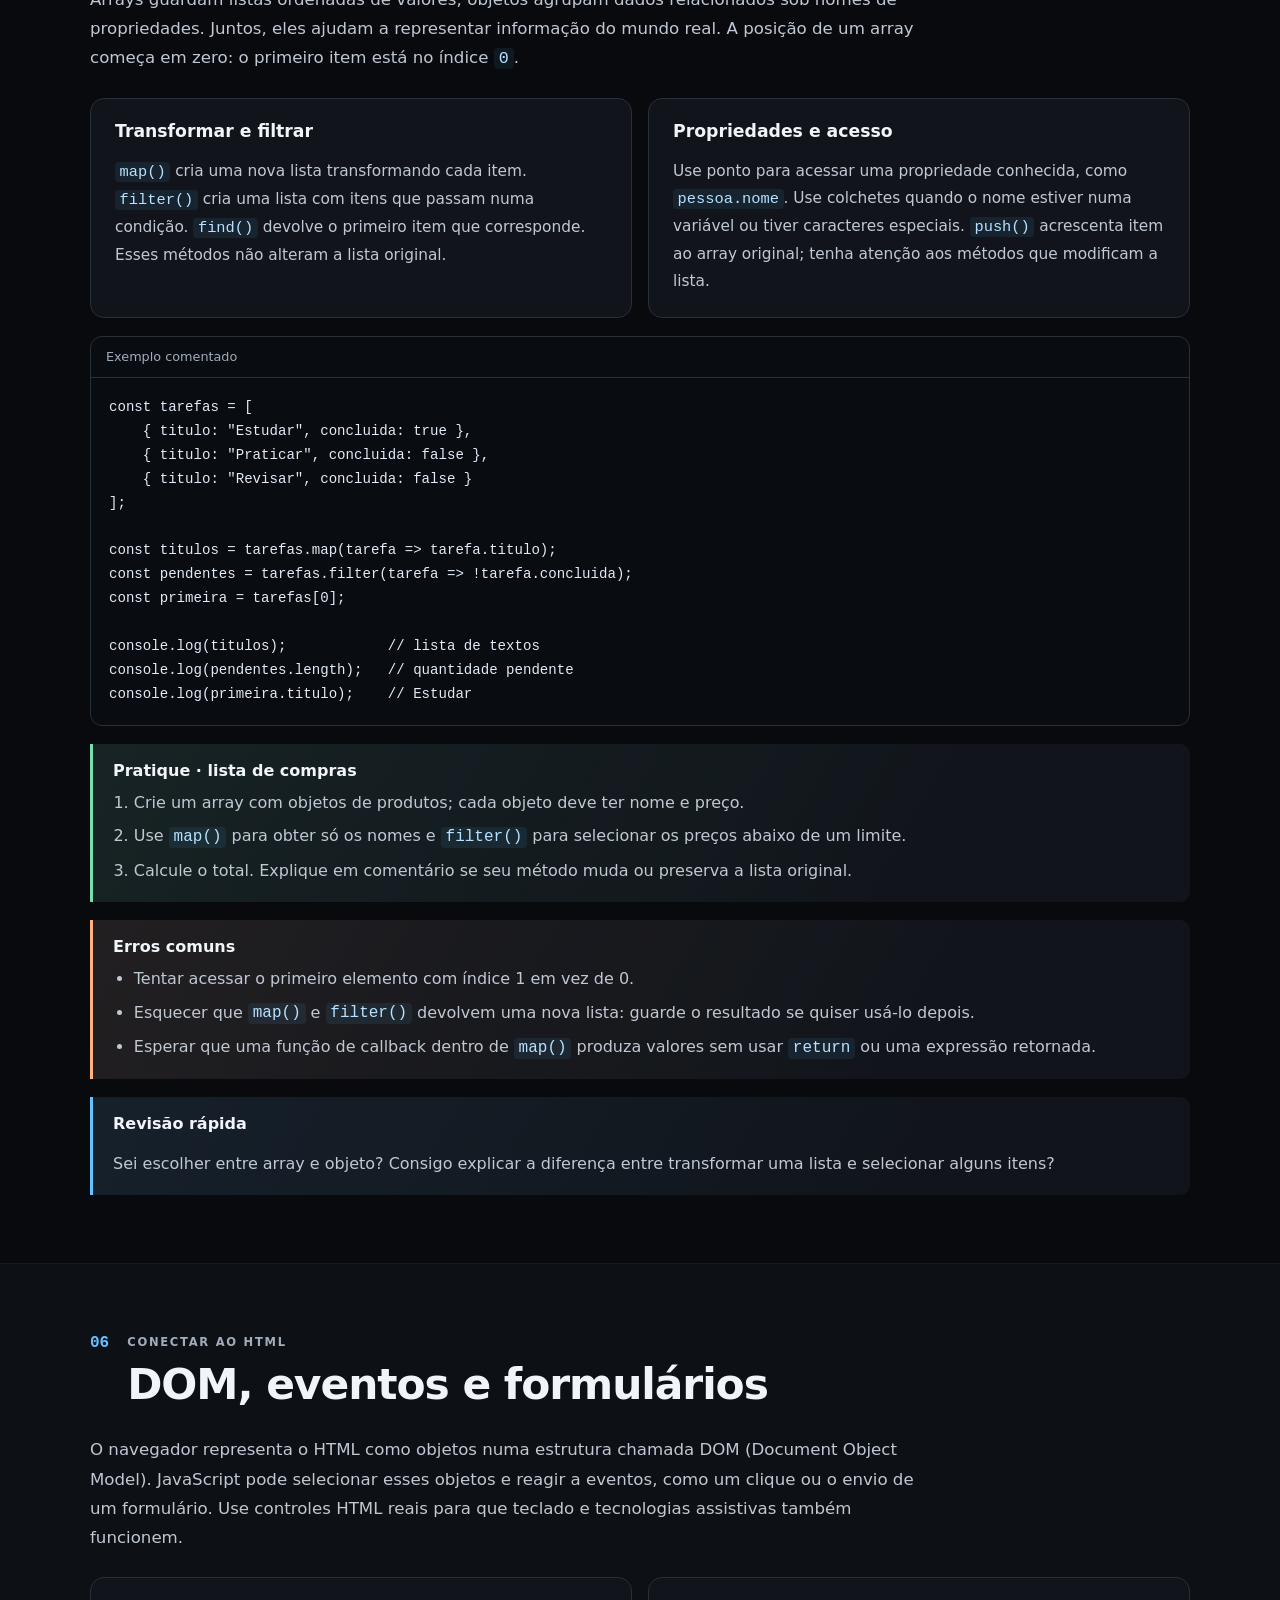
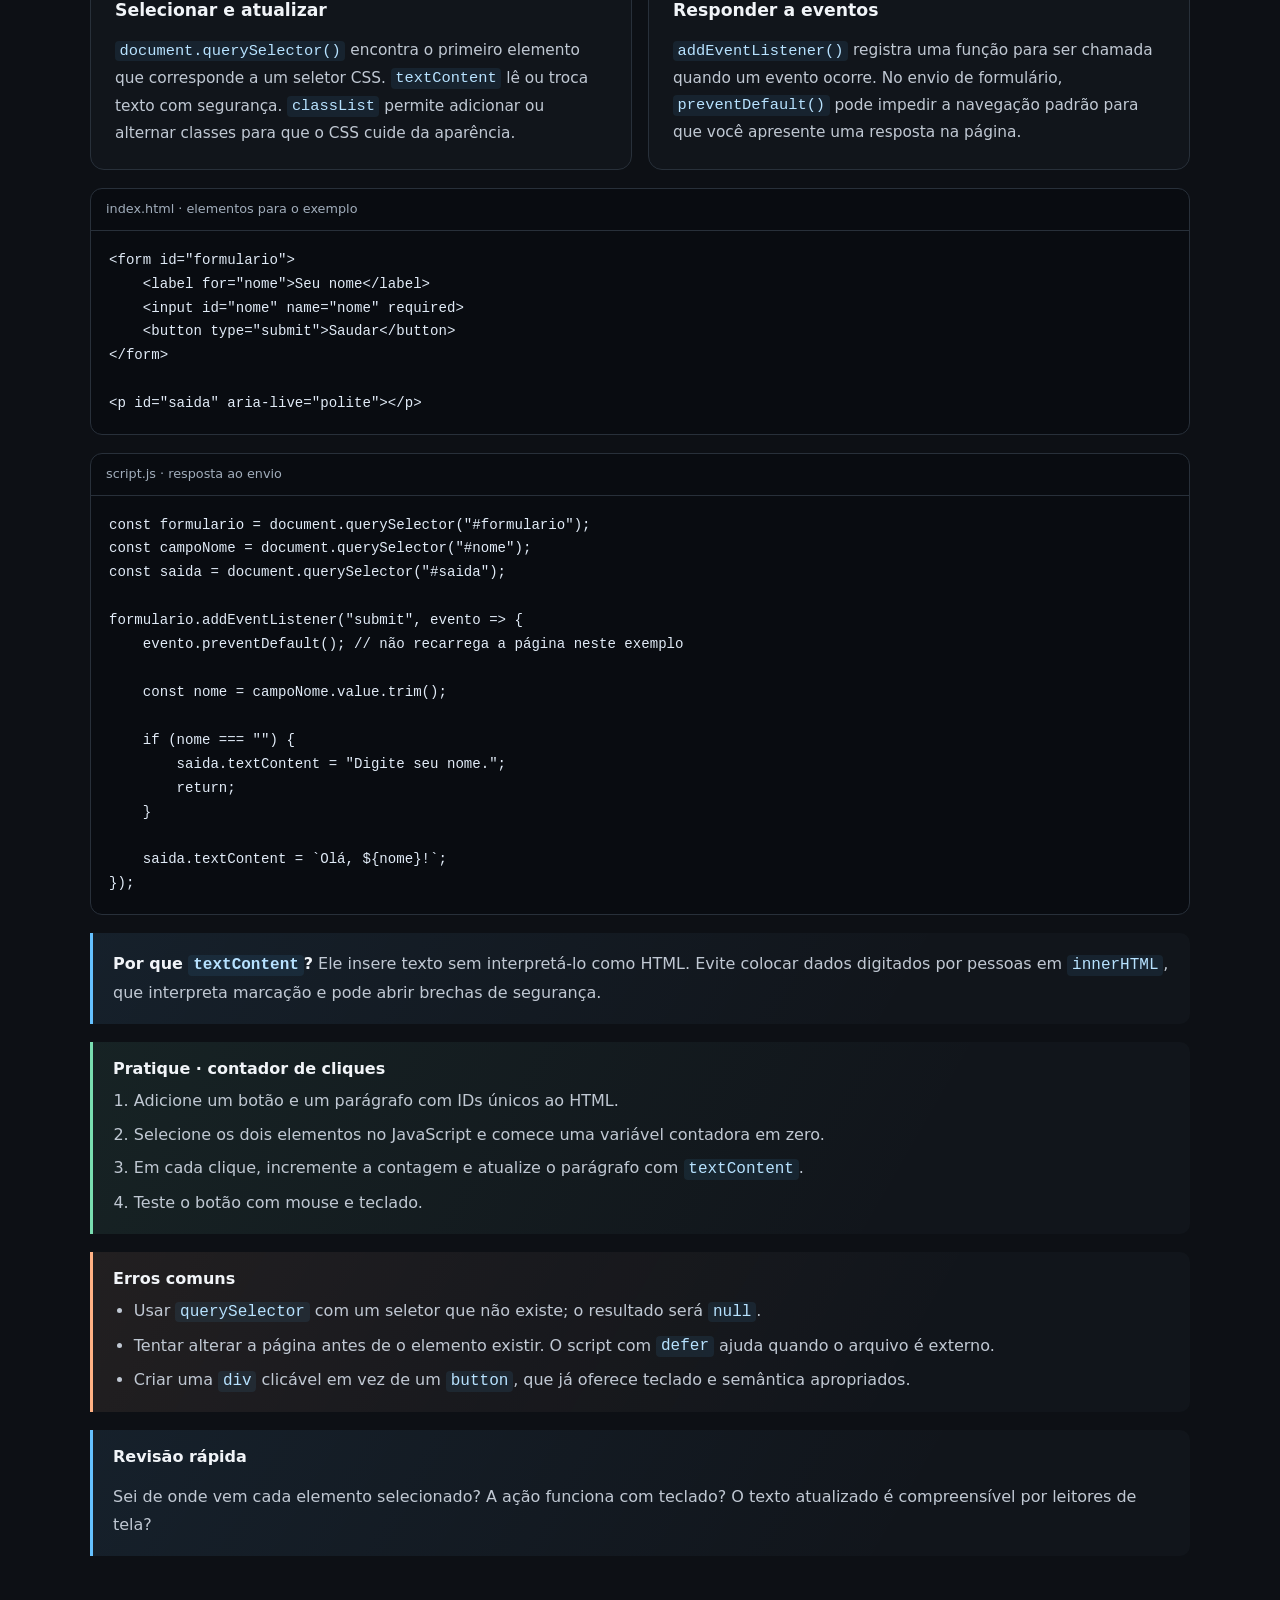
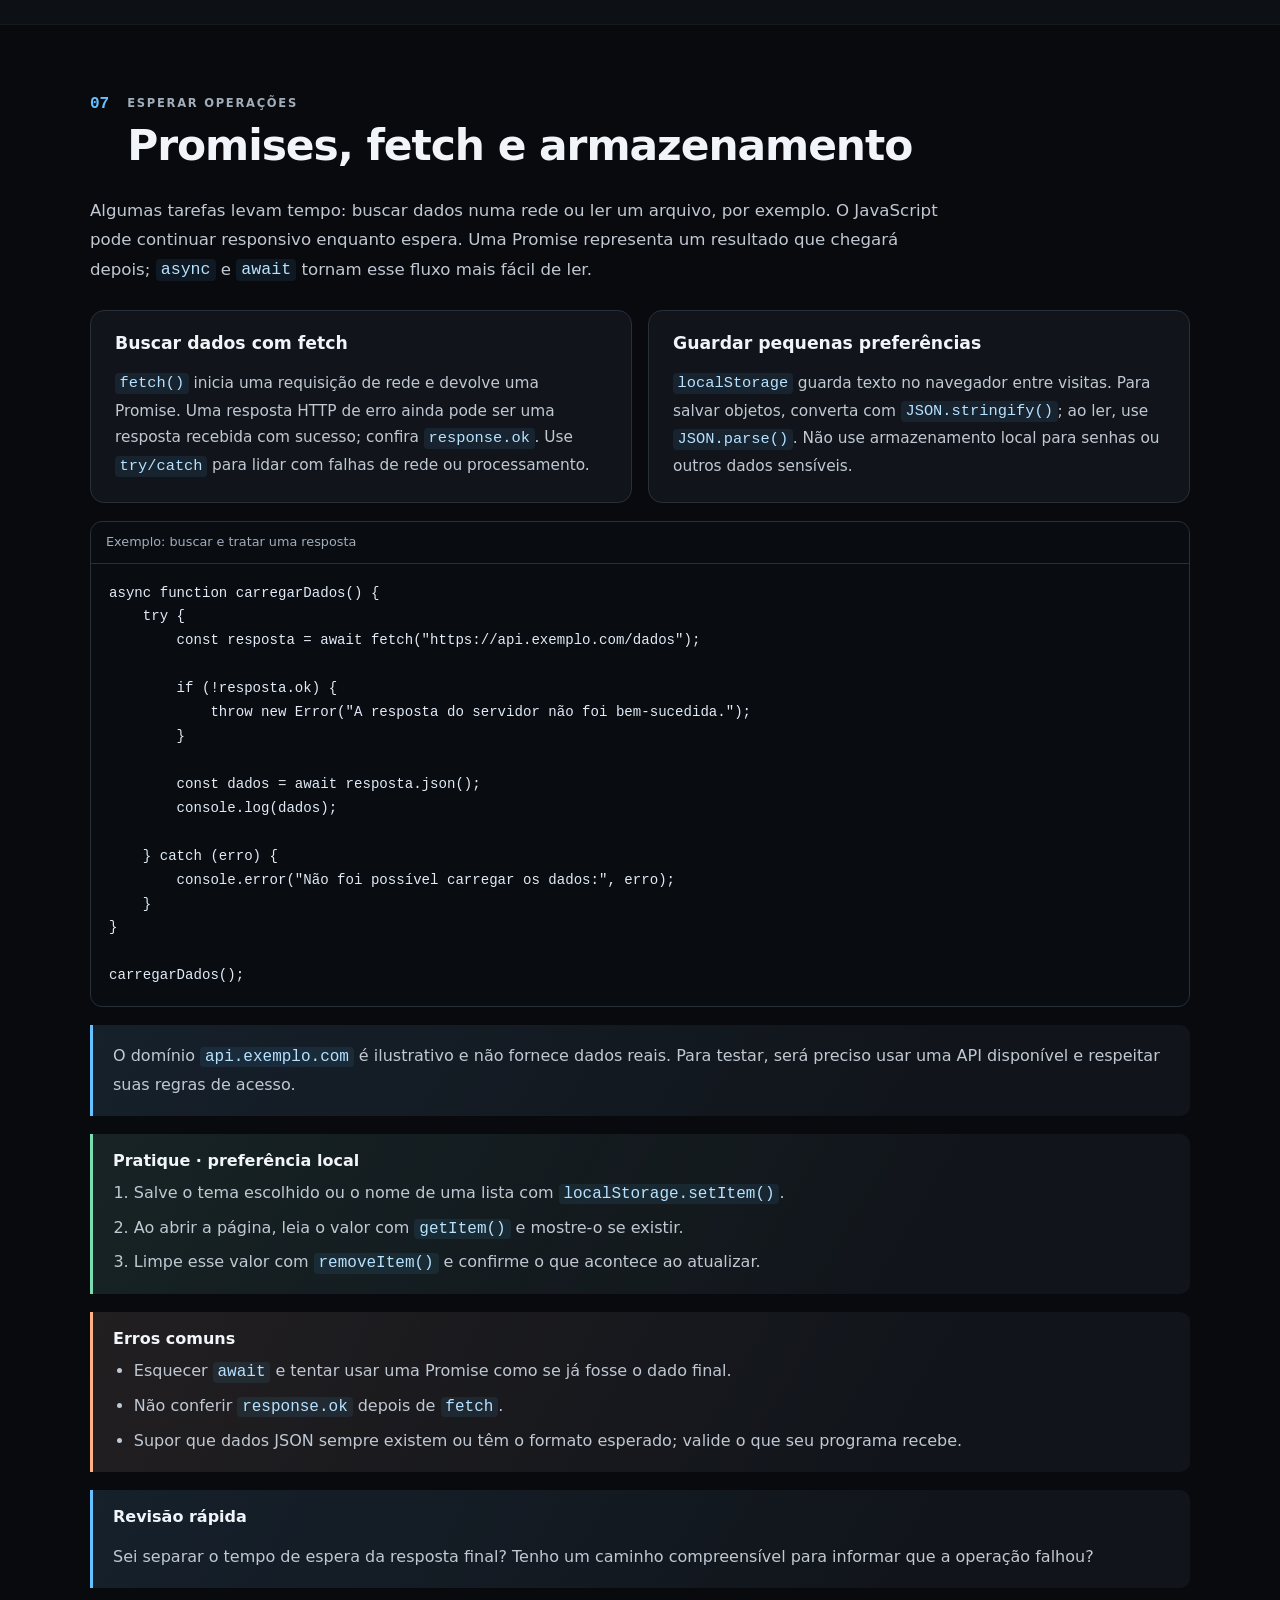
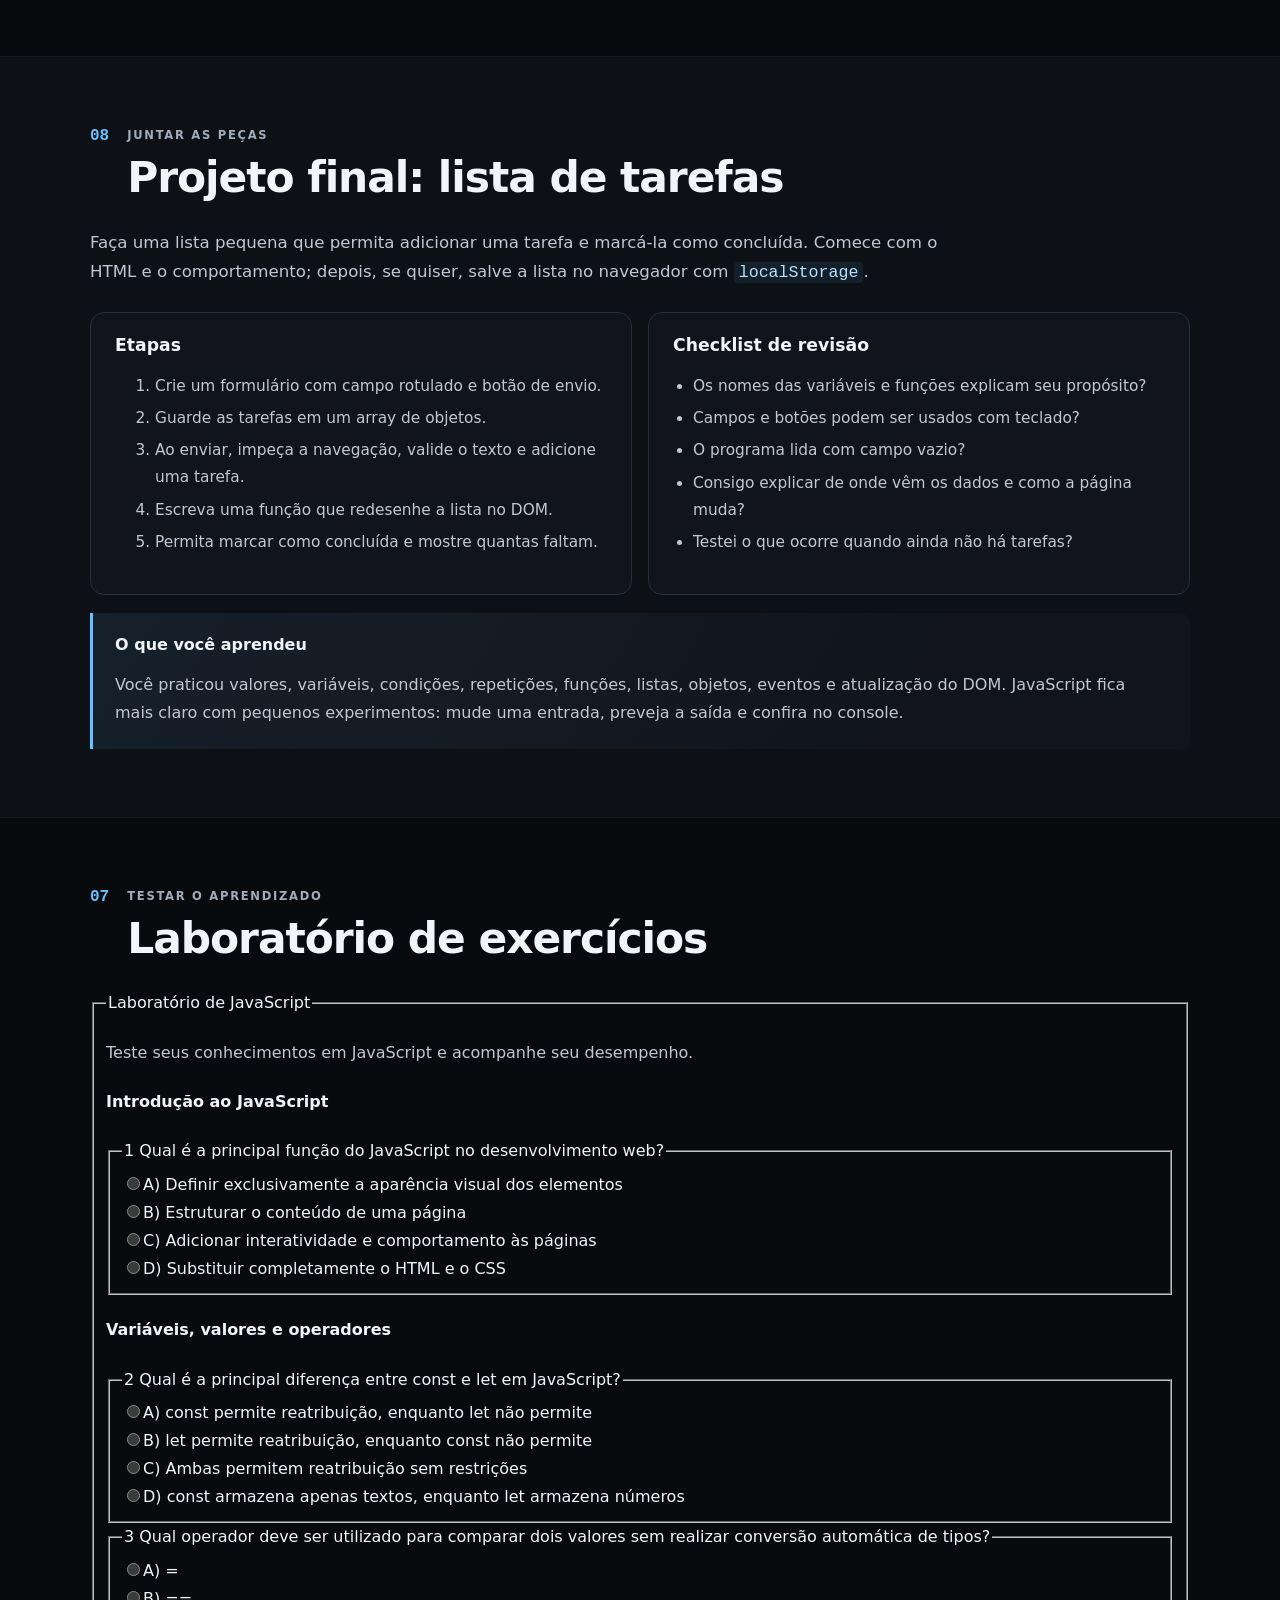
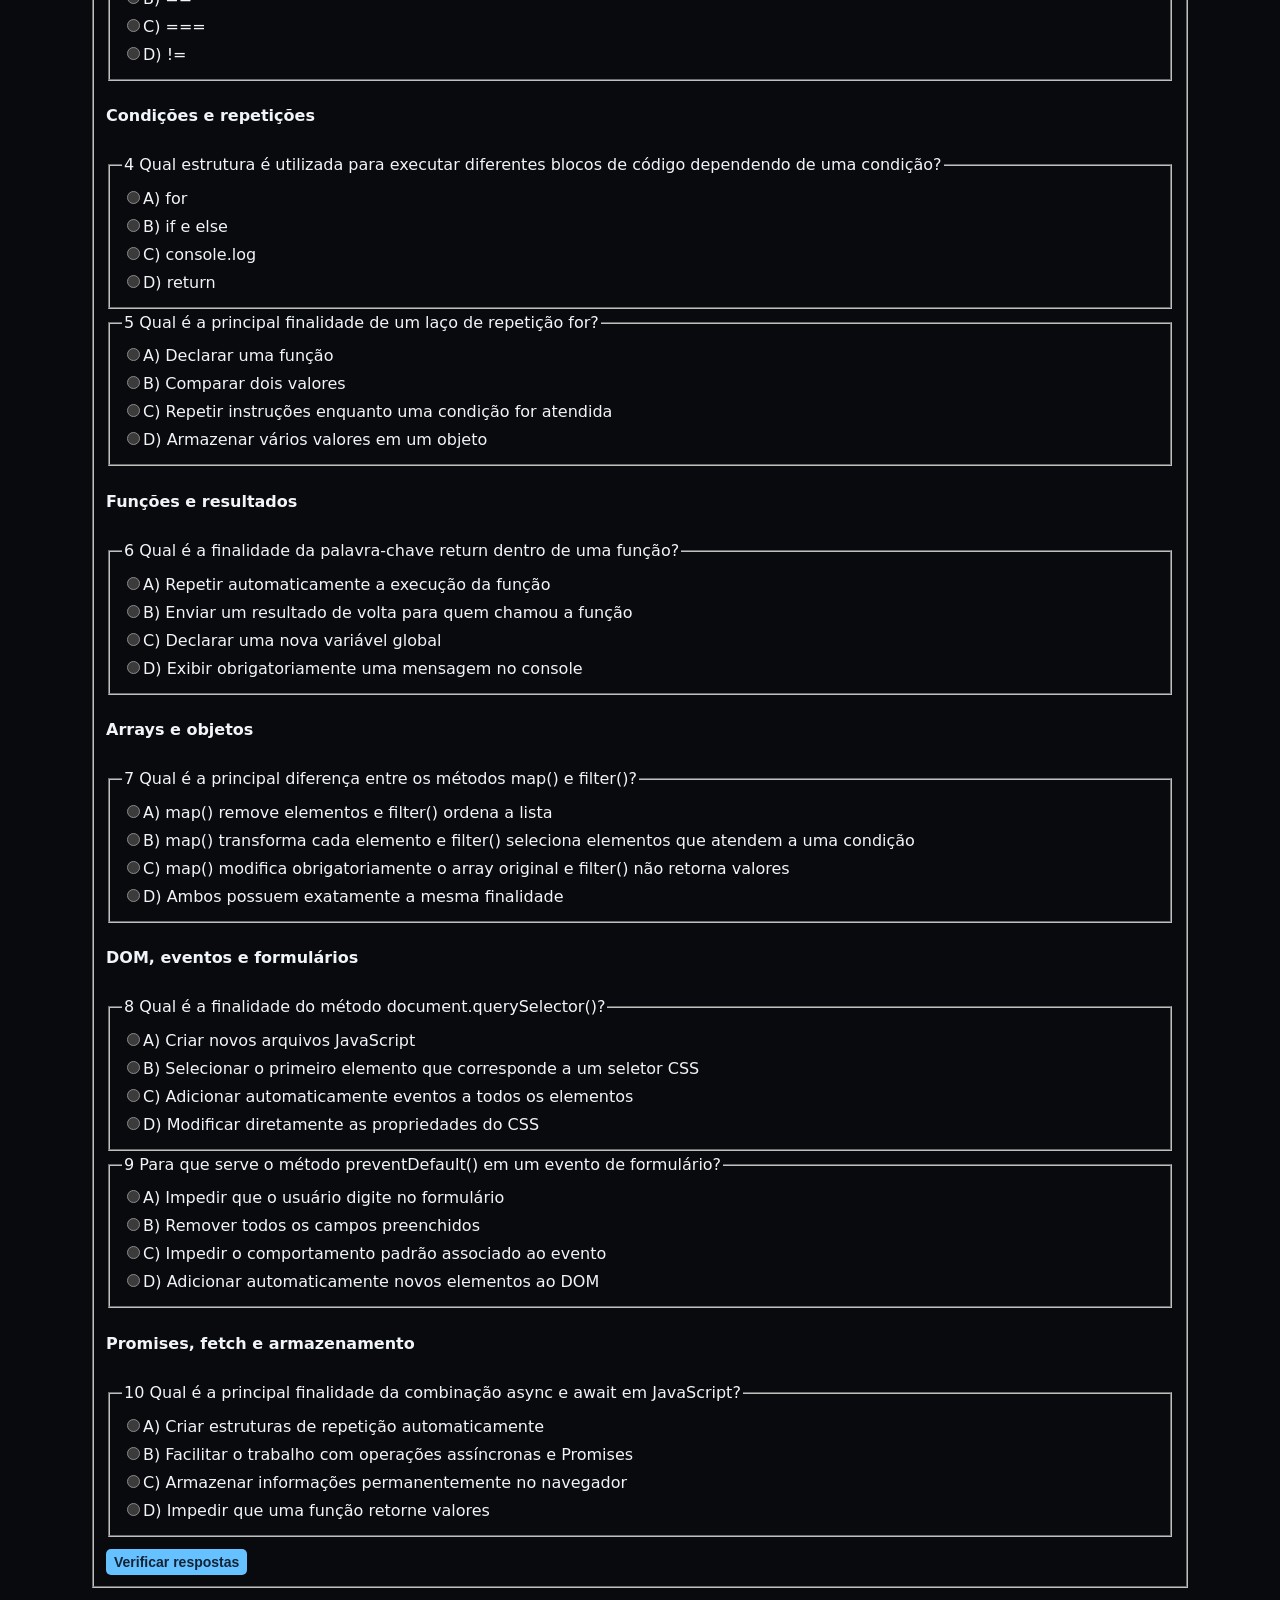
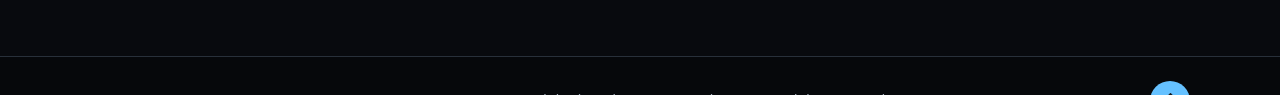
<file: Guia/javascript.html>
<!DOCTYPE html>
<html lang="pt-BR">
<head>
    <meta charset="utf-8">
    <meta name="viewport" content="width=device-width, initial-scale=1">
    <meta
        name="description"
        content="Aprenda JavaScript do zero com uma trilha progressiva, exemplos comentados, exercícios e revisões práticas."
    >
    <title>JavaScript do zero | Guia Front-end</title>
    <link rel="stylesheet" href="estilo/guia.css">
    <link rel="stylesheet" 
        href="https://cdn.jsdelivr.net/npm/bootstrap-icons@1.13.2/font/bootstrap-icons.min.css"
    >
</head>

<body>
    <a class="skip-link" href="#conteudo">Pular para o conteúdo</a>

    <header class="hero">
        <div class="container">
            <p class="eyebrow">
                <span aria-hidden="true">●</span>
                GUIA EDUCATIVO · FRONT-END
            </p>

            <h1>JavaScript <span>do zero</span></h1>

            <p class="hero-lead">
                Aprenda a programar no navegador em etapas: comece com valores e decisões,
                pratique funções e listas e só então conecte seu código à página.
            </p>

            <ul class="tags" aria-label="Temas do guia">
                <li>Lógica</li>
                <li>Funções</li>
                <li>DOM</li>
                <li>Eventos</li>
            </ul>

            <nav class="toc" aria-label="Neste guia">
                <a href="#comecar">Começar</a>
                <a href="#valores">Valores e variáveis</a>
                <a href="#decisoes">Decisões e repetições</a>
                <a href="#funcoes">Funções</a>
                <a href="#colecoes">Listas e objetos</a>
                <a href="#pagina">Interagir com a página</a>
                <a href="#asincrono">Assíncrono</a>
                <a href="#projeto">Projeto final</a>
            </nav>
        </div>
    </header>

    <main id="conteudo">
        <!-- 01 - Introdução ao JavaScript -->
        <section id="comecar">
            <div class="container">
                <div class="heading">
                    <span class="num">01</span>

                    <div>
                        <p class="label">PRIMEIROS PASSOS</p>
                        <h2>O que é JavaScript?</h2>
                    </div>
                </div>

                <p class="introduction">
                    JavaScript é uma linguagem de programação. Um programa é uma sequência
                    de instruções que trabalha com dados para produzir um resultado.
                    No navegador, JavaScript pode responder a cliques, calcular valores
                    e atualizar o conteúdo da página. HTML descreve a estrutura; CSS cuida
                    da apresentação; JavaScript acrescenta comportamento.
                </p>

                <div class="grid two">
                    <article class="card">
                        <h3>Onde o código é executado?</h3>

                        <p>
                            O navegador inclui um motor JavaScript. Ele pode executar
                            um arquivo ligado à página ou instruções digitadas no console
                            das ferramentas do desenvolvedor. JavaScript também roda fora
                            do navegador, por exemplo com Node.js; este guia começa pelo navegador.
                        </p>
                    </article>

                    <article class="card">
                        <h3>Primeiro arquivo</h3>

                        <p>
                            Crie <code>index.html</code> e <code>script.js</code> na mesma pasta.
                            O atributo <code>defer</code> faz o navegador executar o arquivo
                            depois de analisar o HTML, ajudando a encontrar os elementos da página.
                        </p>
                    </article>
                </div>

                <!-- Estrutura inicial do HTML -->
                <div class="code">
                    <p class="code-title">index.html</p>

                    <pre><code>&lt;!doctype html&gt;
&lt;html lang="pt-BR"&gt;
&lt;head&gt;
    &lt;meta charset="utf-8"&gt;
    &lt;meta name="viewport" content="width=device-width, initial-scale=1"&gt;
    &lt;title&gt;Meu primeiro programa&lt;/title&gt;
    &lt;script src="script.js" defer&gt;&lt;/script&gt;
&lt;/head&gt;
&lt;body&gt;
    &lt;h1&gt;Meu primeiro programa&lt;/h1&gt;
&lt;/body&gt;
&lt;/html&gt;</code></pre>
                </div>

                <!-- Primeiro código JavaScript -->
                <div class="code">
                    <p class="code-title">
                        script.js · abra o console do navegador para ver o resultado
                    </p>

                    <pre><code>// console.log mostra um valor no console para ajudar a observar o programa.
console.log("Olá, JavaScript!");</code></pre>
                </div>

                <aside class="note">
                    <strong>Comentário:</strong> em JavaScript, <code>//</code> inicia
                    um comentário de uma linha. Para várias linhas, use
                    <code>/* texto */</code>. Comentários explicam uma decisão ou intenção;
                    não precisam repetir o que o código já deixa óbvio.
                </aside>

                <aside class="practice">
                    <h3>Pratique · confirme que está funcionando</h3>

                    <ol>
                        <li>Crie os dois arquivos na mesma pasta e copie os exemplos.</li>
                        <li>Abra <code>index.html</code> no navegador e abra as ferramentas de desenvolvedor (geralmente F12).</li>
                        <li>Na aba Console, encontre “Olá, JavaScript!”. Troque a mensagem, salve e atualize a página.</li>
                    </ol>
                </aside>

                <aside class="checkpoint">
                    <h3>Confira antes de seguir</h3>

                    <ul>
                        <li>O arquivo <code>script.js</code> está ligado ao HTML por <code>src</code>?</li>
                        <li>Sei onde procurar mensagens e erros do programa?</li>
                    </ul>
                </aside>
            </div>
        </section>

        <!-- 02 - Variáveis, valores e operadores -->
        <section class="dark" id="valores">
            <div class="container">
                <div class="heading">
                    <span class="num">02</span>

                    <div>
                        <p class="label">GUARDAR INFORMAÇÕES</p>
                        <h2>Variáveis, valores e operadores</h2>
                    </div>
                </div>

                <p class="introduction">
                    Uma variável dá um nome a um valor para que o programa possa usá-lo.
                    Use <code>const</code> quando não pretende atribuir outro valor à variável;
                    use <code>let</code> quando precisar reatribuí-lo. Em código novo,
                    normalmente não é necessário usar <code>var</code>, que tem regras
                    de escopo diferentes.
                </p>

                <div class="grid two">
                    <article class="card">
                        <h3>Tipos que você usará primeiro</h3>

                        <p>
                            <code>string</code> é texto, entre aspas; <code>number</code>
                            é número; <code>boolean</code> é <code>true</code> ou
                            <code>false</code>. <code>undefined</code> costuma indicar
                            que ainda não há valor atribuído; <code>null</code> representa
                            ausência intencional. Arrays e objetos agrupam valores.
                        </p>
                    </article>

                    <article class="card">
                        <h3>Operações e comparações</h3>

                        <p>
                            <code>+</code> soma números ou junta textos; <code>-</code>,
                            <code>*</code> e <code>/</code> fazem operações matemáticas.
                            Use <code>===</code> para comparar igualdade sem conversão
                            automática de tipos. <code>=</code> atribui um valor; não é
                            teste de igualdade.
                        </p>
                    </article>
                </div>

                <!-- Exemplo de variáveis e operadores -->
                <div class="code">
                    <p class="code-title">Exemplo comentado</p>

                    <pre><code>const nome = "Lia";        // texto (string)
let pontos = 10;            // número (number)
const inscrita = true;      // verdadeiro/falso (boolean)

pontos = pontos + 5;        // let pode receber outro valor
const mensagem = nome + " fez " + pontos + " pontos.";

console.log(mensagem);      // Lia fez 15 pontos.
console.log(5 === "5");     // false: tipos diferentes
console.log(5 == "5");      // true: conversão implícita; evite ==</code></pre>
                </div>

                <aside class="practice">
                    <h3>Pratique · recibo simples</h3>

                    <ol>
                        <li>Crie variáveis para o nome de um produto, seu preço e a quantidade comprada.</li>
                        <li>Calcule o total e mostre uma frase com <code>console.log</code>.</li>
                        <li>Compare dois valores com <code>===</code> e observe o tipo de cada um com <code>typeof</code>.</li>
                    </ol>
                </aside>

                <aside class="mistakes">
                    <h3>Erros comuns</h3>

                    <ul>
                        <li>Esquecer aspas em texto ou usar aspas ao redor de números que serão calculados.</li>
                        <li>Tentar reatribuir uma variável declarada com <code>const</code>. O identificador é constante; um objeto guardado nele ainda pode ter propriedades alteradas.</li>
                        <li>Confundir <code>=</code> (atribuir) com <code>===</code> (comparar).</li>
                    </ul>
                </aside>

                <aside class="checkpoint">
                    <h3>Revisão rápida</h3>

                    <p>
                        Consigo dizer quais valores são texto, número ou booleano?
                        Sei por que escolhi <code>const</code> ou <code>let</code>?
                    </p>
                </aside>
            </div>
        </section>

        <!-- 03 - Condições e repetições -->
        <section id="decisoes">
            <div class="container">
                <div class="heading">
                    <span class="num">03</span>

                    <div>
                        <p class="label">CONTROLAR O CAMINHO</p>
                        <h2>Condições e repetições</h2>
                    </div>
                </div>

                <p class="introduction">
                    Programas ficam úteis quando podem escolher o que fazer com base nos dados.
                    Uma condição é uma expressão que resulta em verdadeiro ou falso. Um laço
                    repete instruções; cuide para que a condição de parada seja alcançada.
                </p>

                <div class="grid two">
                    <article class="card">
                        <h3>Escolher com if e else</h3>

                        <p>
                            <code>if</code> executa um bloco quando a condição é verdadeira.
                            <code>else if</code> permite testar outra condição;
                            <code>else</code> cobre os casos restantes. Use chaves para
                            delimitar os blocos e facilitar a leitura.
                        </p>
                    </article>

                    <article class="card">
                        <h3>Repetir com for</h3>

                        <p>
                            <code>for</code> é útil quando você sabe quantas repetições
                            quer fazer. <code>while</code> repete enquanto a condição
                            for verdadeira. Se a condição nunca mudar para falso,
                            o programa pode ficar preso num laço infinito.
                        </p>
                    </article>
                </div>

                <!-- Exemplo de condições e laços -->
                <div class="code">
                    <p class="code-title">Exemplo comentado</p>

                    <pre><code>const nota = 6.5;

if (nota &gt;= 7) {
    console.log("Aprovado");
} else if (nota &gt;= 5) {
    console.log("Recuperação");
} else {
    console.log("Reprovado");
}

// Começa em 1, soma 1 a cada volta e para depois do 3.
for (let numero = 1; numero &lt;= 3; numero += 1) {
    console.log("Tentativa " + numero);
}</code></pre>
                </div>

                <aside class="practice">
                    <h3>Pratique · classificar números</h3>

                    <ol>
                        <li>Crie uma variável com um número.</li>
                        <li>Use <code>if</code> para informar se é positivo, negativo ou zero.</li>
                        <li>Use um laço para imprimir os números de 1 até 5; depois adapte para começar e terminar em outros valores.</li>
                    </ol>
                </aside>

                <aside class="mistakes">
                    <h3>Erros comuns</h3>

                    <ul>
                        <li>Escrever <code>if (nota = 7)</code>: isso atribui um valor. Para comparar, use <code>===</code> ou operadores como <code>&gt;=</code>.</li>
                        <li>Esquecer de atualizar a variável de controle do laço.</li>
                        <li>Adicionar complexidade com operador ternário quando um <code>if</code> simples fica mais fácil de entender.</li>
                    </ul>
                </aside>

                <aside class="checkpoint">
                    <h3>Revisão rápida</h3>

                    <p>
                        Para cada condição, consigo prever qual bloco será executado?
                        Sei explicar quando meu laço termina?
                    </p>
                </aside>
            </div>
        </section>

        <!-- 04 - Funções e resultados -->
        <section class="dark" id="funcoes">
            <div class="container">
                <div class="heading">
                    <span class="num">04</span>

                    <div>
                        <p class="label">REUTILIZAR LÓGICA</p>
                        <h2>Funções e resultados</h2>
                    </div>
                </div>

                <p class="introduction">
                    Uma função reúne instruções que podem ser executadas quando necessário.
                    Ela pode receber entradas (parâmetros) e devolver um resultado com
                    <code>return</code>. Dar nome às etapas ajuda a dividir um problema
                    em partes menores e deixa a intenção do código mais clara.
                </p>

                <div class="grid two">
                    <article class="card">
                        <h3>Definir não é executar</h3>

                        <p>
                            Declarar uma função guarda suas instruções. Ela só roda quando
                            é chamada pelo nome seguido de parênteses. Os nomes listados
                            na definição são parâmetros; os valores enviados na chamada
                            são argumentos.
                        </p>
                    </article>

                    <article class="card">
                        <h3>Arrow functions</h3>

                        <p>
                            Uma função também pode ser escrita com <code>=&gt;</code>.
                            Para uma expressão curta, o resultado pode ser retornado
                            implicitamente. Quando há mais de uma instrução, use chaves
                            e escreva <code>return</code>.
                        </p>
                    </article>
                </div>

                <!-- Exemplo de funções -->
                <div class="code">
                    <p class="code-title">Exemplo comentado</p>

                    <pre><code>// preco e quantidade são parâmetros.
function calcularTotal(preco, quantidade) {
    const total = preco * quantidade;
    return total; // envia o resultado de volta a quem chamou
}

const totalCompra = calcularTotal(12, 3); // argumentos: 12 e 3
console.log(totalCompra); // 36

const dobrar = numero =&gt; numero * 2;
console.log(dobrar(4)); // 8</code></pre>
                </div>

                <aside class="practice">
                    <h3>Pratique · conversor de temperatura</h3>

                    <ol>
                        <li>Escreva uma função que receba uma temperatura em Celsius.</li>
                        <li>Calcule Fahrenheit usando a fórmula <code>C × 9 / 5 + 32</code> e retorne o resultado.</li>
                        <li>Chame a função com alguns valores e mostre os resultados.</li>
                    </ol>
                </aside>

                <aside class="mistakes">
                    <h3>Erros comuns</h3>

                    <ul>
                        <li>Esquecer de chamar a função depois de defini-la.</li>
                        <li>Esperar um valor de uma função que não tem <code>return</code>.</li>
                        <li>Usar nomes genéricos como <code>x</code> e <code>f</code> quando nomes mais claros explicariam a tarefa.</li>
                    </ul>
                </aside>

                <aside class="checkpoint">
                    <h3>Revisão rápida</h3>

                    <p>
                        Minha função recebe o que precisa? Ela devolve o resultado esperado?
                        Consigo testá-la com mais de uma entrada?
                    </p>
                </aside>
            </div>
        </section>

        <!-- 05 - Arrays e objetos -->
        <section id="colecoes">
            <div class="container">
                <div class="heading">
                    <span class="num">05</span>

                    <div>
                        <p class="label">AGRUPAR DADOS</p>
                        <h2>Arrays e objetos</h2>
                    </div>
                </div>

                <p class="introduction">
                    Arrays guardam listas ordenadas de valores; objetos agrupam dados
                    relacionados sob nomes de propriedades. Juntos, eles ajudam a
                    representar informação do mundo real. A posição de um array começa
                    em zero: o primeiro item está no índice <code>0</code>.
                </p>

                <div class="grid two">
                    <article class="card">
                        <h3>Transformar e filtrar</h3>

                        <p>
                            <code>map()</code> cria uma nova lista transformando cada item.
                            <code>filter()</code> cria uma lista com itens que passam numa
                            condição. <code>find()</code> devolve o primeiro item que
                            corresponde. Esses métodos não alteram a lista original.
                        </p>
                    </article>

                    <article class="card">
                        <h3>Propriedades e acesso</h3>

                        <p>
                            Use ponto para acessar uma propriedade conhecida, como
                            <code>pessoa.nome</code>. Use colchetes quando o nome estiver
                            numa variável ou tiver caracteres especiais. <code>push()</code>
                            acrescenta item ao array original; tenha atenção aos métodos
                            que modificam a lista.
                        </p>
                    </article>
                </div>

                <!-- Exemplo de arrays e objetos -->
                <div class="code">
                    <p class="code-title">Exemplo comentado</p>

                    <pre><code>const tarefas = [
    { titulo: "Estudar", concluida: true },
    { titulo: "Praticar", concluida: false },
    { titulo: "Revisar", concluida: false }
];

const titulos = tarefas.map(tarefa =&gt; tarefa.titulo);
const pendentes = tarefas.filter(tarefa =&gt; !tarefa.concluida);
const primeira = tarefas[0];

console.log(titulos);            // lista de textos
console.log(pendentes.length);   // quantidade pendente
console.log(primeira.titulo);    // Estudar</code></pre>
                </div>

                <aside class="practice">
                    <h3>Pratique · lista de compras</h3>

                    <ol>
                        <li>Crie um array com objetos de produtos; cada objeto deve ter nome e preço.</li>
                        <li>Use <code>map()</code> para obter só os nomes e <code>filter()</code> para selecionar os preços abaixo de um limite.</li>
                        <li>Calcule o total. Explique em comentário se seu método muda ou preserva a lista original.</li>
                    </ol>
                </aside>

                <aside class="mistakes">
                    <h3>Erros comuns</h3>

                    <ul>
                        <li>Tentar acessar o primeiro elemento com índice 1 em vez de 0.</li>
                        <li>Esquecer que <code>map()</code> e <code>filter()</code> devolvem uma nova lista: guarde o resultado se quiser usá-lo depois.</li>
                        <li>Esperar que uma função de callback dentro de <code>map()</code> produza valores sem usar <code>return</code> ou uma expressão retornada.</li>
                    </ul>
                </aside>

                <aside class="checkpoint">
                    <h3>Revisão rápida</h3>

                    <p>
                        Sei escolher entre array e objeto? Consigo explicar a diferença
                        entre transformar uma lista e selecionar alguns itens?
                    </p>
                </aside>
            </div>
        </section>

        <!-- 06 - DOM, eventos e formulários -->
        <section class="dark" id="pagina">
            <div class="container">
                <div class="heading">
                    <span class="num">06</span>

                    <div>
                        <p class="label">CONECTAR AO HTML</p>
                        <h2>DOM, eventos e formulários</h2>
                    </div>
                </div>

                <p class="introduction">
                    O navegador representa o HTML como objetos numa estrutura chamada DOM
                    (<i>Document Object Model</i>). JavaScript pode selecionar esses objetos
                    e reagir a eventos, como um clique ou o envio de um formulário. Use
                    controles HTML reais para que teclado e tecnologias assistivas também funcionem.
                </p>

                <div class="grid two">
                    <article class="card">
                        <h3>Selecionar e atualizar</h3>

                        <p>
                            <code>document.querySelector()</code> encontra o primeiro
                            elemento que corresponde a um seletor CSS.
                            <code>textContent</code> lê ou troca texto com segurança.
                            <code>classList</code> permite adicionar ou alternar classes
                            para que o CSS cuide da aparência.
                        </p>
                    </article>

                    <article class="card">
                        <h3>Responder a eventos</h3>

                        <p>
                            <code>addEventListener()</code> registra uma função para ser
                            chamada quando um evento ocorre. No envio de formulário,
                            <code>preventDefault()</code> pode impedir a navegação padrão
                            para que você apresente uma resposta na página.
                        </p>
                    </article>
                </div>

                <!-- Estrutura HTML do formulário -->
                <div class="code">
                    <p class="code-title">index.html · elementos para o exemplo</p>

                    <pre><code>&lt;form id="formulario"&gt;
    &lt;label for="nome"&gt;Seu nome&lt;/label&gt;
    &lt;input id="nome" name="nome" required&gt;
    &lt;button type="submit"&gt;Saudar&lt;/button&gt;
&lt;/form&gt;

&lt;p id="saida" aria-live="polite"&gt;&lt;/p&gt;</code></pre>
                </div>

                <!-- Código JavaScript do formulário -->
                <div class="code">
                    <p class="code-title">script.js · resposta ao envio</p>

                    <pre><code>const formulario = document.querySelector("#formulario");
const campoNome = document.querySelector("#nome");
const saida = document.querySelector("#saida");

formulario.addEventListener("submit", evento =&gt; {
    evento.preventDefault(); // não recarrega a página neste exemplo

    const nome = campoNome.value.trim();

    if (nome === "") {
        saida.textContent = "Digite seu nome.";
        return;
    }

    saida.textContent = `Olá, ${nome}!`;
});</code></pre>
                </div>

                <p class="note">
                    <strong>Por que <code>textContent</code>?</strong>
                    Ele insere texto sem interpretá-lo como HTML. Evite colocar dados
                    digitados por pessoas em <code>innerHTML</code>, que interpreta
                    marcação e pode abrir brechas de segurança.
                </p>

                <aside class="practice">
                    <h3>Pratique · contador de cliques</h3>

                    <ol>
                        <li>Adicione um botão e um parágrafo com IDs únicos ao HTML.</li>
                        <li>Selecione os dois elementos no JavaScript e comece uma variável contadora em zero.</li>
                        <li>Em cada clique, incremente a contagem e atualize o parágrafo com <code>textContent</code>.</li>
                        <li>Teste o botão com mouse e teclado.</li>
                    </ol>
                </aside>

                <aside class="mistakes">
                    <h3>Erros comuns</h3>

                    <ul>
                        <li>Usar <code>querySelector</code> com um seletor que não existe; o resultado será <code>null</code>.</li>
                        <li>Tentar alterar a página antes de o elemento existir. O script com <code>defer</code> ajuda quando o arquivo é externo.</li>
                        <li>Criar uma <code>div</code> clicável em vez de um <code>button</code>, que já oferece teclado e semântica apropriados.</li>
                    </ul>
                </aside>

                <aside class="checkpoint">
                    <h3>Revisão rápida</h3>

                    <p>
                        Sei de onde vem cada elemento selecionado? A ação funciona com teclado?
                        O texto atualizado é compreensível por leitores de tela?
                    </p>
                </aside>
            </div>
        </section>

        <!-- 07 - Promises, fetch e armazenamento -->
        <section id="asincrono">
            <div class="container">
                <div class="heading">
                    <span class="num">07</span>

                    <div>
                        <p class="label">ESPERAR OPERAÇÕES</p>
                        <h2>Promises, fetch e armazenamento</h2>
                    </div>
                </div>

                <p class="introduction">
                    Algumas tarefas levam tempo: buscar dados numa rede ou ler um arquivo,
                    por exemplo. O JavaScript pode continuar responsivo enquanto espera.
                    Uma Promise representa um resultado que chegará depois; <code>async</code>
                    e <code>await</code> tornam esse fluxo mais fácil de ler.
                </p>

                <div class="grid two">
                    <article class="card">
                        <h3>Buscar dados com fetch</h3>

                        <p>
                            <code>fetch()</code> inicia uma requisição de rede e devolve
                            uma Promise. Uma resposta HTTP de erro ainda pode ser uma
                            resposta recebida com sucesso; confira <code>response.ok</code>.
                            Use <code>try/catch</code> para lidar com falhas de rede
                            ou processamento.
                        </p>
                    </article>

                    <article class="card">
                        <h3>Guardar pequenas preferências</h3>

                        <p>
                            <code>localStorage</code> guarda texto no navegador entre visitas.
                            Para salvar objetos, converta com <code>JSON.stringify()</code>;
                            ao ler, use <code>JSON.parse()</code>. Não use armazenamento local
                            para senhas ou outros dados sensíveis.
                        </p>
                    </article>
                </div>

                <!-- Exemplo de requisição assíncrona -->
                <div class="code">
                    <p class="code-title">Exemplo: buscar e tratar uma resposta</p>

                    <pre><code>async function carregarDados() {
    try {
        const resposta = await fetch("https://api.exemplo.com/dados");

        if (!resposta.ok) {
            throw new Error("A resposta do servidor não foi bem-sucedida.");
        }

        const dados = await resposta.json();
        console.log(dados);

    } catch (erro) {
        console.error("Não foi possível carregar os dados:", erro);
    }
}

carregarDados();</code></pre>
                </div>

                <p class="note">
                    O domínio <code>api.exemplo.com</code> é ilustrativo e não fornece
                    dados reais. Para testar, será preciso usar uma API disponível
                    e respeitar suas regras de acesso.
                </p>

                <aside class="practice">
                    <h3>Pratique · preferência local</h3>

                    <ol>
                        <li>Salve o tema escolhido ou o nome de uma lista com <code>localStorage.setItem()</code>.</li>
                        <li>Ao abrir a página, leia o valor com <code>getItem()</code> e mostre-o se existir.</li>
                        <li>Limpe esse valor com <code>removeItem()</code> e confirme o que acontece ao atualizar.</li>
                    </ol>
                </aside>

                <aside class="mistakes">
                    <h3>Erros comuns</h3>

                    <ul>
                        <li>Esquecer <code>await</code> e tentar usar uma Promise como se já fosse o dado final.</li>
                        <li>Não conferir <code>response.ok</code> depois de <code>fetch</code>.</li>
                        <li>Supor que dados JSON sempre existem ou têm o formato esperado; valide o que seu programa recebe.</li>
                    </ul>
                </aside>

                <aside class="checkpoint">
                    <h3>Revisão rápida</h3>

                    <p>
                        Sei separar o tempo de espera da resposta final?
                        Tenho um caminho compreensível para informar que a operação falhou?
                    </p>
                </aside>
            </div>
        </section>

        <!-- 08 - Projeto final -->
        <section class="dark" id="projeto">
            <div class="container">
                <div class="heading">
                    <span class="num">08</span>

                    <div>
                        <p class="label">JUNTAR AS PEÇAS</p>
                        <h2>Projeto final: lista de tarefas</h2>
                    </div>
                </div>

                <p class="introduction">
                    Faça uma lista pequena que permita adicionar uma tarefa e marcá-la
                    como concluída. Comece com o HTML e o comportamento; depois, se quiser,
                    salve a lista no navegador com <code>localStorage</code>.
                </p>

                <div class="grid two">
                    <article class="card">
                        <h3>Etapas</h3>

                        <ol>
                            <li>Crie um formulário com campo rotulado e botão de envio.</li>
                            <li>Guarde as tarefas em um array de objetos.</li>
                            <li>Ao enviar, impeça a navegação, valide o texto e adicione uma tarefa.</li>
                            <li>Escreva uma função que redesenhe a lista no DOM.</li>
                            <li>Permita marcar como concluída e mostre quantas faltam.</li>
                        </ol>
                    </article>

                    <article class="card">
                        <h3>Checklist de revisão</h3>

                        <ul>
                            <li>Os nomes das variáveis e funções explicam seu propósito?</li>
                            <li>Campos e botões podem ser usados com teclado?</li>
                            <li>O programa lida com campo vazio?</li>
                            <li>Consigo explicar de onde vêm os dados e como a página muda?</li>
                            <li>Testei o que ocorre quando ainda não há tarefas?</li>
                        </ul>
                    </article>
                </div>

                <!-- Resumo final -->
                <aside class="checkpoint final-check">
                    <h3>O que você aprendeu</h3>

                    <p>
                        Você praticou valores, variáveis, condições, repetições, funções,
                        listas, objetos, eventos e atualização do DOM. JavaScript fica
                        mais claro com pequenos experimentos: mude uma entrada, preveja
                        a saída e confira no console.
                    </p>
                </aside>
            </div>
        </section>

        <!--Seção 7: Laboratório de exercícios-->
        <section id="laboratorio">
            <div class="container">
                <div class="heading">
                    <span class="num">07</span>

                    <div>
                        <p class="label">TESTAR O APRENDIZADO</p>
                        <h2>Laboratório de exercícios</h2>
                    </div>
                </div>

                <div>
                    <form id="form-laboratorio" action="">
                        <fieldset>
                            <legend>Laboratório de JavaScript</legend>
                            <p>Teste seus conhecimentos em JavaScript e acompanhe seu desempenho.</p>

                            <!-- As perguntas serão inseridas aqui via JS -->
                            <div id="perguntas-container"></div>

                            <button type="submit" class="btn-verificar">Verificar respostas</button>
                        </fieldset>
                    </form>

                    <!-- Área de resultado -->
                    <div id="resultado" class="resultado" hidden>
                        <h3>Resultado</h3>
                        <p id="pontuacao"></p>
                        <div id="feedback-detalhado"></div>
                        <button type="button" id="btn-refazer">Refazer exercício</button>
                    </div>
                </div>    
            </div>
        </section>
    </main>

    <footer class="site-footer">
        <div class="container foot">
            <span>GUIA DE JAVASCRIPT</span>

            <p>Material educativo para estudar Desenvolvimento Web.</p>

            <a href="#conteudo"><i class="bi bi-arrow-up"></i></a>
        </div>
    </footer>

    <script src="script/quiz-JavaScript.js"></script>
</body>
</html>
</file>
<file: css/estilo.css>
/* ======== RESET =========== */
* {
    margin: 0;
    padding: 0;
    box-sizing: border-box;
}

:root {
    --bg: #080a0e;
    --bg-soft: #0d1015;
    --bg-card: #11151b;
    --bg-card-hover: #151a21;

    --border: #242a33;
    --border-light: #303743;

    --text: #f1f4f8;
    --text-soft: #b2bac6;
    --text-muted: #747e8d;

    --accent-color: #55b7ff;
    --accent-soft: #55b7ff1a;
    --accent-border: #55b7ff4d;

    --purple: #a98cff;
    --green: #62d9a0;
    --orange: #ff9e6d;

    --radius: 14px;
    --max-width: 1180px;
}

html {
    scroll-behavior: smooth;
}

@view-transition {
    navigation: auto;
}

body {
    background: var(--bg);
    color: var(--text);
    font-family:
        Inter,
        ui-sans-serif,
        -apple-system,
        BlinkMacSystemFont,
        "Segoe UI",
        sans-serif;
    line-height: 1.6;
    overflow-x: hidden;
}

p {
    color: var(--text-soft);
}

h1,
h2,
h3 {
    line-height: 1.2;
}

.container {
    width: min(var(--max-width), calc(100% - 48px));
    margin: 0 auto;
}

/* ====== PRELOADER ====== */
.preloader {
    position: fixed;
    inset: 0;
    z-index: 9999;
    display: flex;
    align-items: center;
    justify-content: center;
    background: #080a0e;
    opacity: 1;
    visibility: visible;
    transition:
        opacity 0.6s ease,
        visibility 0.6s ease;
}

.preloader-content {
    display: flex;
    flex-direction: column;
    align-items: center;
    text-align: center;
}

.preloader-logo {
    width: 65px;
    height: 65px;
    display: flex;
    align-items: center;
    justify-content: center;
    margin-bottom: 24px;
    border: 1px solid #ffffff26;
    border-radius: 16px;
    background: #ffffff0a;
}

.preloader-logo span {
    font-size: 25px;
    font-weight: 800;
    color: #ffffff;
}

.preloader-content h2 {
    margin-bottom: 30px;
    font-size: 15px;
    font-weight: 700;
    letter-spacing: 2px;
    color: #ffffff;
}

.preloader-content h2 span {
    color: #8b8bff;
}

.preloader-spinner {
    width: 35px;
    height: 35px;
    margin-bottom: 18px;
    border: 3px solid #ffffff1f;
    border-top-color: #8b8bff;
    border-radius: 50%;
    animation: carregar 0.8s linear infinite;
}

.preloader-content p {
    font-size: 12px;
    letter-spacing: 0.5px;
    color: #92929f;
}

/* ANIMAÇÃO */
@keyframes carregar {
    to {
        transform: rotate(360deg);
    }
}

.preloader.hidden {
    opacity: 0;
    visibility: hidden;
    pointer-events: none;
}

/* ====== HERO ====== */
.hero {
    min-height: 570px;
    display: flex;
    align-items: center;
    border-bottom: 1px solid var(--border);
    background: var(--bg);
}

.point-title {
    display: inline-flex;
    align-items: center;
    gap: 9px;

    color: var(--accent-color);
    font-size: 0.72rem;
    font-weight: 700;
    letter-spacing: 0.16em;
    margin-bottom: 26px;
}

.point {
    width: 7px;
    height: 7px;
    border-radius: 50%;
    background: var(--accent-color);
    box-shadow: 0 0 15px #55b7ffb3;
}

.hero h1 {
    max-width: 900px;
    font-size: clamp(3.4rem, 8vw, 6.5rem);
    letter-spacing: -0.065em;
    font-weight: 750;
}

.hero h1 span {
    color: var(--accent-color);
}

.hero-description {
    max-width: 700px;
    margin-top: 28px;
    font-size: clamp(1rem, 2vw, 1.2rem);
    line-height: 1.8;
    color: var(--text-soft);
}

.hero-tags {
    display: flex;
    flex-wrap: wrap;
    gap: 10px;
    margin-top: 34px;
}

.hero-tags span {
    padding: 8px 13px;
    color: #aeb7c4;
    font-size: 0.78rem;
    border: 1px solid var(--border);
    border-radius: 999px;
    background: #ffffff06;
}

/* ========== SECTIONS ======= */
.section {
    padding: 110px 0;
}

.section-darker {
    background: var(--bg-soft);
    border-top: 1px solid #ffffff04;
    border-bottom: 1px solid #ffffff04;
}

.section-title {
    display: flex;
    gap: 22px;
    align-items: flex-start;
    margin-bottom: 48px;
}

.section-number {
    color: var(--accent-color);
    font-family: monospace;
    font-size: 0.82rem;
    padding-top: 4px;
}

.section-label {
    display: block;
    color: var(--text-muted);
    font-size: 0.68rem;
    font-weight: 700;
    letter-spacing: 0.16em;
    margin-bottom: 9px;
}

.section-title h2 {
    font-size: clamp(2rem, 4vw, 3rem);
    letter-spacing: -0.035em;
}

.section-intro {
    max-width: 760px;
    margin-bottom: 42px;
}

.section-intro p {
    font-size: 1.05rem;
    line-height: 1.85;
}

/* ======= INTRO ======= */
.intro-grid {
    display: grid;
    grid-template-columns: 1.15fr 0.85fr;
    gap: 20px;
}

.info-card,
.mini-card {
    border: 1px solid var(--border);
    background: var(--bg-card);
    border-radius: var(--radius);
}

.featured-card {
    padding: 42px;
}

.card-icon {
    width: 48px;
    height: 48px;

    display: grid;
    place-items: center;

    color: var(--accent-color);
    font-family: monospace;
    font-size: 1.2rem;
    border: 1px solid var(--accent-border);
    background: var(--accent-soft);
    border-radius: 10px;
    margin-bottom: 28px;
}

.featured-card h3 {
    font-size: 1.55rem;
    margin-bottom: 18px;
}

.featured-card p + p {
    margin-top: 14px;
}

.intro {
    display: grid;
    gap: 20px;
}

.mini-card {
    display: flex;
    gap: 18px;
    padding: 28px;
}

.mini-icon {
    flex: 0 0 auto;
    display: grid;
    place-items: center;

    width: 36px;
    height: 36px;
    color: var(--accent-color);
    font-family: monospace;
    font-size: 0.72rem;
    border: 1px solid var(--border-light);
    border-radius: 8px;
}

.mini-card h3 {
    font-size: 1rem;
    margin-bottom: 8px;
}

.mini-card p {
    font-size: 0.9rem;
    line-height: 1.65;
}

/* ======= ARCTETURE ======== */
.arcteture {
    display: grid;
    grid-template-columns: 1fr auto 1fr auto 1fr;
    align-items: center;
    gap: 15px;
}

.arcteture-node {
    min-height: 270px;
    padding: 30px;
    position: relative;
    border: 1px solid var(--border);
    background: var(--bg-card);
    border-radius: var(--radius);
    transition:
        border-color 0.2s ease,
        background 0.2s ease;
}

.arcteture-node:hover,
.arcteture-node.active {
    border-color: var(--accent-border);
    background: var(--bg-card-hover);
}

.node-number {
    position: absolute;
    top: 20px;
    right: 22px;

    color: var(--text-muted);
    font-family: monospace;
    font-size: 0.7rem;
}

.node-icon {
    width: 52px;
    height: 52px;

    display: grid;
    place-items: center;

    color: var(--accent-color);
    font-family: monospace;
    font-size: 1.15rem;
    border: 1px solid var(--border);
    background: var(--accent-soft);
    border-radius: 10px;
    margin-bottom: 35px;
}

.arcteture-node h3 {
    font-size: 1.25rem;
    margin-bottom: 12px;
}

.arcteture-node p {
    font-size: 0.9rem;
}

.flow-arrow {
    color: var(--accent-color);
    font-size: 1.5rem;
    opacity: 0.7;
}

.arcteture-note {
    margin-top: 22px;
    padding: 22px 25px;
    border-left: 2px solid var(--accent-color);
    background: var(--accent-soft);
    color: var(--text-soft);
    font-size: 0.9rem;
}

.arcteture-note strong {
    color: var(--text);
}

/* ======== TECHNOLOGIES ======= */
.technology-grid {
    display: grid;
    grid-template-columns: repeat(3, 1fr);
    gap: 20px;
}

.technology-card {
    padding: 32px;
    border: 1px solid var(--border);
    background: var(--bg-card);
    border-radius: var(--radius);
    transition:
        transform 0.2s ease,
        border-color 0.2s ease;
}

.technology-card:hover {
    transform: translateY(-3px);
    border-color: var(--border-light);
}

.tech-header {
    display: flex;
    align-items: center;
    justify-content: space-between;
    margin-bottom: 28px;
}

.tech-symbol {
    width: 46px;
    height: 46px;

    display: grid;
    place-items: center;

    border-radius: 9px;
    font-family: monospace;
    font-weight: 700;
    font-size: 0.95rem;
}

.html-card .tech-symbol {
    color: var(--orange);
    background: #ff9e6d1a;
}

.css-card .tech-symbol {
    color: var(--accent-color);
    background: var(--accent-soft);
}

.js-card .tech-symbol {
    color: #f4d75c;
    background: #f4d75c14;
}

.tech-type {
    color: var(--text-muted);
    font-size: 0.62rem;
    font-weight: 700;
    letter-spacing: 0.13em;
}

.technology-card h3 {
    font-size: 1.4rem;
    margin-bottom: 13px;
}

.technology-card p {
    min-height: 125px;
    font-size: 0.91rem;
    line-height: 1.7;
}

.tech-example {
    display: flex;
    flex-direction: column;
    gap: 4px;

    padding-top: 20px;
    margin-top: 25px;
    border-top: 1px solid var(--border);
}

.tech-example span {
    color: var(--text-muted);
    font-size: 0.62rem;
    font-weight: 700;
    letter-spacing: 0.12em;
}

.new-page {
    display: flex;
    justify-content: space-between;
    align-items: center;
}

.new-page strong {
    color: #dbe1e8;
    font-size: 0.85rem;
    font-weight: 500;
}

.new-page a {
    display: flex;
    align-items: center;

    text-decoration: none;
    color: var(--accent-color);
    background: var(--accent-soft);
    padding: 1px 6px;
    border-radius: 5px;
    cursor: pointer;
    transition: 0.3s;
}

.new-page a:hover {
    background: var(--border-light);
}

.new-page span {
    font-size: 0.78rem;
}

.new-page i {
    font-size: 0.95rem;
    padding: 1px 6px;
}

.concept-box {
    margin-top: 20px;
    padding: 25px 28px;

    border: 1px solid var(--border);
    background: #55b7ff09;
    border-radius: var(--radius);
}

.concept-title {
    color: var(--accent-color);
    font-family: monospace;
    font-size: 0.85rem;
    font-weight: 700;
    margin-bottom: 8px;
}

.concept-box p {
    font-size: 0.9rem;
}

/* ========= BACK-END ========= */
.backend-layout {
    display: grid;
    grid-template-columns: 0.8fr 1.2fr;
    gap: 70px;
    align-items: start;
}

.backend-description {
    position: sticky;
    top: 30px;
}

.symbol {
    color: var(--purple);
    font-family: monospace;
    font-size: 3.8rem;
    line-height: 1;
    margin-bottom: 28px;
}

.backend-description h3 {
    font-size: 1.5rem;
    margin-bottom: 18px;
}

.backend-description p {
    font-size: 0.92rem;
    line-height: 1.75;
}

.backend-description p + p {
    margin-top: 15px;
}

.language-list {
    border-top: 1px solid var(--border);
}

.language-item {
    display: grid;
    grid-template-columns: 48px 1fr;
    gap: 20px;

    padding: 23px 0;
    border-bottom: 1px solid var(--border);
}

.language-number {
    color: var(--text-muted);
    font-family: monospace;
    font-size: 0.76rem;
    padding-top: 4px;
}

.language-item h3 {
    font-size: 1.3rem;
    margin-bottom: 6px;
}

.language-item p {
    font-size: 0.88rem;
    line-height: 1.6;
}

/* ======== DATABASE ========= */
.database-grid {
    display: grid;
    grid-template-columns: repeat(2, 1fr);
    gap: 20px;
}

.database-card {
    padding: 35px;
    border: 1px solid var(--border);
    background: var(--bg-card);
    border-radius: var(--radius);
}

.database-icon {
    width: 48px;
    height: 48px;

    display: grid;
    place-items: center;

    color: var(--green);
    font-size: 1.2rem;
    border: 1px solid #62d9a038;
    background: #62d9a012;
    border-radius: 10px;
    margin-bottom: 25px;
}

.database-label {
    color: var(--text-muted);
    font-size: 0.66rem;
    font-weight: 700;
    letter-spacing: 0.14em;
}

.database-card h3 {
    font-size: 1.35rem;
    margin: 8px 0 14px;
}

.database-card > p {
    font-size: 0.9rem;
    line-height: 1.7;
    margin-bottom: 25px;
}

.database-feature {
    display: flex;
    align-items: center;
    gap: 10px;

    color: var(--text-soft);
    font-size: 0.83rem;
    margin-top: 10px;
}

.database-feature span {
    color: var(--green);
}

.simple-explanation {
    display: flex;
    align-items: flex-start;
    gap: 15px;

    margin-top: 20px;
    padding: 22px 25px;
    border: 1px solid var(--border);
    border-radius: var(--radius);
}

.simple-icon {
    width: 27px;
    height: 27px;

    flex: 0 0 auto;
    display: grid;
    place-items: center;

    color: var(--accent);
    border: 1px solid var(--accent-border);
    border-radius: 50%;
    font-family: serif;
    font-weight: 700;
}

.simple-explanation p {
    font-size: 0.88rem;
}


/* ========== DESENVOLVIMENTO MODERNO ======== */
.modern-grid {
    display: grid;
    grid-template-columns: repeat(3, 1fr);
    gap: 16px;
}

.modern-card {
    padding: 29px;
    min-height: 210px;
    border: 1px solid var(--border);
    background: var(--bg-card);
    border-radius: var(--radius);
}

.modern-number {
    color: var(--accent-color);
    font-family: monospace;
    font-size: 0.76rem;
}

.modern-card h3 {
    margin: 27px 0 12px;
    font-size: 1.5rem;
}

.modern-card p {
    font-size: 0.90rem;
    line-height: 1.7;
}

/* ========= RESUMO ========= */
.summary-section {
    padding-bottom: 120px;
}

.summary-box {
    display: grid;
    grid-template-columns: 1fr 0.8fr;
    gap: 70px;

    padding: 55px;
    border: 1px solid var(--accent-border);
    background:
        linear-gradient(135deg, #55b7ff0e, #55b7ff04),
        var(--bg-card);
    border-radius: 18px;
}

.summary-content h2 {
    max-width: 500px;
    font-size: clamp(2rem, 4vw, 3rem);
    letter-spacing: -0.04em;
    margin: 12px 0 25px;
}

.summary-content p {
    max-width: 620px;
    font-size: 0.95rem;
    line-height: 1.8;
}

.summary-content p + p {
    margin-top: 15px;
}

.summary-diagram {
    display: flex;
    flex-direction: column;
    justify-content: center;
}

.summary-item {
    display: grid;
    grid-template-columns: 38px 1fr;
    column-gap: 15px;
}

.summary-item span {
    width: 30px;
    height: 30px;

    grid-row: span 2;
    display: grid;
    place-items: center;

    color: var(--accent-color);
    font-family: monospace;
    font-size: 0.75rem;
    border: 1px solid var(--accent-border);
    border-radius: 7px;
}

.summary-item strong {
    font-size: 0.97rem;
}

.summary-item small {
    color: var(--text-muted);
    font-size: 0.78rem;
    margin-top: 3px;
}

.summary-line {
    width: 1px;
    height: 30px;
    background: var(--border-light);
    margin: 6px 0 6px 15px;
}

/* ========= FOOTER ======== */
footer {
    border-top: 1px solid var(--border);
    background: #06080b;
}

.footer-content {
    min-height: 90px;
    display: flex;
    justify-content: space-between;
    align-items: center;
    gap: 20px;
}

.footer-content span {
    color: #aeb7c3;
    font-family: monospace;
    font-size: 0.78rem;
    font-weight: 700;
    letter-spacing: 0.12em;
}

.footer-content p {
    color: var(--text-muted);
    font-size: 0.90rem;
}

/* ======== RESPONSIVIDADE ======= */
/* Tablets e telas médias */
@media (max-width: 950px) {
    .section {
        padding: 85px 0;
    }

    .intro-grid {
        grid-template-columns: 1fr;
    }

    .arcteture {
        grid-template-columns: 1fr;
        gap: 12px;
    }

    .arcteture-node {
        min-height: auto;
    }

    .flow-arrow {
        display: flex;
        justify-content: center;
        line-height: 1;
        transform: rotate(90deg);
    }

    .technology-grid {
        grid-template-columns: repeat(2, minmax(0, 1fr));
    }

    .technology-card,
    .database-card,
    .modern-card,
    .featured-card,
    .mini-card,
    .summary-box {
        min-width: 0;
    }

    .technology-card p {
        min-height: auto;
    }

    .backend-layout {
        grid-template-columns: 1fr;
        gap: 45px;
    }

    .backend-description {
        position: static;
    }

    .modern-grid {
        grid-template-columns: repeat(2, minmax(0, 1fr));
    }

    .summary-box {
        grid-template-columns: 1fr;
        gap: 45px;
    }
}

/* Celulares e telas estreitas */
@media (max-width: 650px) {
    .container {
        width: min(calc(100% - 32px), var(--max-width));
    }

    .hero {
        min-height: auto;
    }

    .hero-content {
        padding: 76px 0;
    }

    .point-title {
        margin-bottom: 20px;
        font-size: 0.65rem;
    }

    .hero h1 {
        font-size: clamp(2.35rem, 10.5vw, 4rem);
        overflow-wrap: anywhere;
    }

    .hero-description {
        margin-top: 20px;
        font-size: 0.95rem;
        line-height: 1.7;
    }

    .hero-tags {
        gap: 7px;
        margin-top: 25px;
    }

    .hero-tags span {
        padding: 7px 10px;
        font-size: 0.7rem;
    }

    .section {
        padding: 68px 0;
    }

    .section-title {
        gap: 13px;
        margin-bottom: 32px;
    }

    .section-title h2 {
        font-size: clamp(1.65rem, 7vw, 1.9rem);
        overflow-wrap: anywhere;
    }

    .section-number {
        font-size: 0.7rem;
    }

    .section-intro {
        margin-bottom: 30px;
    }

    .section-intro p {
        font-size: 0.98rem;
        line-height: 1.75;
    }

    .featured-card {
        padding: 25px;
    }

    .mini-card {
        gap: 14px;
        padding: 21px;
    }

    .arcteture-node {
        padding: 24px;
    }

    .node-icon {
        margin-bottom: 22px;
    }

    .technology-grid,
    .database-grid,
    .modern-grid {
        grid-template-columns: minmax(0, 1fr);
    }

    .technology-card,
    .database-card {
        padding: 25px;
    }

    .technology-card p {
        min-height: 0;
    }

    .modern-card {
        min-height: auto;
        padding: 25px;
    }

    .modern-card h3 {
        margin-top: 20px;
    }

    .backend-layout {
        gap: 32px;
    }

    .language-item {
        grid-template-columns: 35px minmax(0, 1fr);
        gap: 12px;
    }

    .summary-box {
        padding: 28px 22px;
        gap: 35px;
    }

    .summary-content h2 {
        font-size: clamp(1.8rem, 7vw, 2rem);
    }

    .summary-item {
        grid-template-columns: 34px minmax(0, 1fr);
        column-gap: 12px;
    }

    .footer-content {
        min-height: 110px;
        padding: 22px 0;
        flex-direction: column;
        justify-content: center;
        text-align: center;
        gap: 8px;
    }
}

/* Celulares muito pequenos */
@media (max-width: 400px) {
    .container {
        width: min(calc(100% - 24px), var(--max-width));
    }

    .hero-content {
        padding: 62px 0;
    }

    .hero h1 {
        font-size: 2.25rem;
        letter-spacing: -0.055em;
    }

    .section {
        padding: 55px 0;
    }

    .section-title {
        display: block;
        margin-bottom: 28px;
    }

    .section-number {
        display: block;
        margin-bottom: 10px;
    }

    .featured-card,
    .technology-card,
    .database-card,
    .modern-card {
        padding: 22px;
    }

    .mini-card {
        padding: 18px;
    }

    .arcteture-node {
        padding: 21px;
    }

    .arcteture-note,
    .simple-explanation {
        padding: 18px;
    }

    .summary-box {
        padding: 24px 18px;
    }

    .summary-item small {
        overflow-wrap: anywhere;
    }
}
</file>
<file: Guia/estilo/guia.css>
/* ======= IDENTIDADE VISUAL E CONFIGURAÇÕES GERAIS ======== */
:root {
    color-scheme: dark;

    --bg: #080a0e;
    --soft: #0d1015;
    --card: #11151b;
    --border: #28303a;

    --text: #f1f4f8;
    --muted: #c0c8d3;
    --quiet: #a1adbb;

    --blue: #65c1ff;
    --blue-soft: #132334;
    --green: #79ddb0;
    --orange: #ffb184;

    --radius: 14px;
    --max: 1100px;

    font-synthesis: none;
    text-rendering: optimizeLegibility;
}

/* =========== RESET E CONFIGURAÇÕES BÁSICAS ========= */
* {
    box-sizing: border-box;
}

html {
    scroll-behavior: smooth;
    scroll-padding-top: 1rem;
}

@view-transition {
    navigation: auto;
}

body {
    margin: 0;
    background: var(--bg);
    color: var(--text);
    font: 16px/1.75 Inter, ui-sans-serif, system-ui, -apple-system, "Segoe UI", sans-serif;
}

/* ========= ELEMENTOS GERAIS ======== */
a {
    color: var(--blue);
    text-underline-offset: .2em;
}

a:hover {
    color: #a9ddff;
}

a:focus-visible {
    outline: 3px solid var(--blue);
    outline-offset: 4px;
    border-radius: 3px;
}

code,
pre {
    font-family: ui-monospace, "Cascadia Code", Consolas, monospace;
}

code {
    color: #b7e2ff;
    background: #55b7ff16;
    padding: .08em .3em;
    border-radius: 4px;
    overflow-wrap: anywhere;
}

strong {
    color: var(--text);
}

p,
li {
    color: var(--muted);
}

/* ======== CONTAINER E LINK DE ACESSIBILIDADE ========= */
.container {
    width: min(var(--max), calc(100% - 48px));
    margin-inline: auto;
}

.skip-link {
    position: absolute;
    z-index: 5;
    top: 8px;
    left: 8px;
    padding: .7rem 1rem;
    background: var(--text);
    color: var(--bg);
    transform: translateY(-150%);
}

.skip-link:focus {
    transform: translateY(0);
}

/* ========== HERO / CABEÇALHO PRINCIPAL ========= */
.hero {
    padding: 72px 0 34px;
    border-bottom: 1px solid var(--border);
}

.eyebrow,
.label {
    margin: 0;
    color: var(--blue);
    font-size: .72rem;
    font-weight: 800;
    letter-spacing: .15em;
}

.eyebrow span {
    margin-right: .4rem;
}

.hero h1 {
    margin: 18px 0;
    font-size: clamp(3rem, 8vw, 5.7rem);
    line-height: 1.02;
    letter-spacing: -.06em;
}

.hero h1 span {
    color: var(--blue);
}

.hero-lead {
    max-width: 760px;
    margin: 0;
    font-size: 1.13rem;
}

/* ========= TAGS E NAVEGAÇÃO ========= */
.tags {
    display: flex;
    flex-wrap: wrap;
    gap: 8px;
    margin: 24px 0 30px;
    padding: 0;
    list-style: none;
}

.tags li {
    border: 1px solid var(--border);
    border-radius: 999px;
    padding: 4px 12px;
    color: var(--muted);
    font-size: .82rem;
}

.toc {
    display: flex;
    flex-wrap: wrap;
    gap: 8px 20px;
    padding-top: 18px;
    border-top: 1px solid #ffffff12;
}

.toc a {
    font-size: .88rem;
    font-weight: 650;
}

/* ========== SEÇÕES E TÍTULOS ========= */
section {
    padding: 68px 0;
}

section.dark {
    background: var(--soft);
    border-block: 1px solid #ffffff0a;
}

.heading {
    display: flex;
    align-items: flex-start;
    gap: 18px;
    margin-bottom: 24px;
}

.num {
    padding-top: 2px;
    color: var(--blue);
    font: 700 1rem ui-monospace, monospace;
}

.label {
    margin-bottom: 6px;
    color: var(--quiet);
}

h2,
h3 {
    line-height: 1.25;
}

.heading h2 {
    margin: 0;
    font-size: clamp(1.8rem, 4vw, 2.65rem);
    letter-spacing: -.025em;
}

.introduction {
    max-width: 850px;
    margin: 0 0 25px;
    font-size: 1.04rem;
}

/* ======== GRID E CARDS ======== */
.grid {
    display: grid;
    grid-template-columns: repeat(2, minmax(0, 1fr));
    gap: 16px;
}

.card {
    min-width: 0;
    padding: 22px 24px;
    border: 1px solid var(--border);
    border-radius: var(--radius);
    background: var(--card);
}

.card h3 {
    margin: 0 0 9px;
    font-size: 1.08rem;
}

.card p,
.card li {
    margin-bottom: 0;
    font-size: .96rem;
}

.card ul {
    padding-left: 1.25rem;
}

.card li + li {
    margin-top: .35rem;
}

/* ========= BLOCOS DE CÓDIGO ======== */
.code {
    margin-top: 18px;
    overflow: hidden;
    border: 1px solid var(--border);
    border-radius: 12px;
    background: #090c11;
}

.code-title {
    margin: 0;
    padding: 9px 15px;
    border-bottom: 1px solid var(--border);
    color: var(--quiet);
    font-size: .8rem;
}

pre {
    margin: 0;
    padding: 18px;
    overflow-x: auto;
    color: #e1ebf7;
    font-size: .88rem;
    line-height: 1.7;
    tab-size: 2;
}

pre code {
    padding: 0;
    color: inherit;
    background: transparent;
    overflow-wrap: normal;
}

/* =========== EXPLICAÇÕES, NOTAS E AVISOS ========= */
.explain,
.note,
.practice,
.mistakes,
.checkpoint {
    margin-top: 18px;
    padding: 17px 20px;
    border-left: 3px solid var(--blue);
    border-radius: 0 10px 10px 0;
    background: linear-gradient(120deg, #55b7ff12, transparent 75%), var(--card);
}

.explain h3,
.practice h3,
.mistakes h3,
.checkpoint h3 {
    margin: 0 0 8px;
    font-size: 1rem;
}

.explain ul,
.practice ol,
.practice ul,
.mistakes ul,
.checkpoint ul {
    margin: 7px 0 0;
    padding-left: 1.3rem;
}

.explain li + li,
.practice li + li,
.mistakes li + li,
.checkpoint li + li {
    margin-top: .35rem;
}

.explain p,
.practice p,
.note {
    color: var(--muted);
}

/* ======== PRÁTICA E EXERCÍCIOS ======= */
.practice {
    border-left-color: var(--green);
    background: linear-gradient(120deg, #62d9a012, transparent 75%), var(--card);
}

/* ========= ERROS COMUNS ======== */
.mistakes {
    border-left-color: var(--orange);
    background: linear-gradient(120deg, #ff9e6d12, transparent 75%), var(--card);
}

/* ========== CHECKPOINT E NOTAS FINAIS ========== */
.checkpoint {
    border-left-color: var(--blue);
}

.practice > p:last-child,
.checkpoint > p:last-child {
    margin-bottom: 0;
}

.note {
    display: block;
}

/* ========= LABOLATÓRIO ========= */
#laboratorio button {
    background: var(--blue);
    color: var(--blue-soft);
    border: none;
    padding: 5px 8px;
    font-weight: bolder;
    font-size: 14px;
    border-radius: 5px;
    margin-top: 12px;
    cursor: pointer;
    transition: .3s ease;
}

#laboratorio button:hover {
    background: var(--green);
    transform: translateY(-3px);
}

/* ========= RODAPÉ ========= */
.site-footer {
    border-top: 1px solid var(--border);
    background: #06080b;
}

.foot {
    min-height: 88px;
    display: flex;
    align-items: center;
    justify-content: space-between;
    gap: 14px;
}

.foot span {
    color: var(--muted);
    font: 700 .78rem ui-monospace, monospace;
    letter-spacing: .1em;
}

.foot p {
    margin: 0;
    color: var(--quiet);
    font-size: .88rem;
}

.foot a {
    background: var(--blue);
    color: var(--card);
    width: 40px;
    height: 40px;
    border-radius: 50%;
    display: flex;
    justify-content: center;
    align-items: center;
    transition: background .3s ease;
}

.foot a:hover {
    background: var(--green);
}

.final-check {
    padding: 22px;
}

/* ======== RESPONSIVIDADE — TABLETS E CELULARES ======== */
@media (max-width: 700px) {
    .container {
        width: min(var(--max), calc(100% - 32px));
    }

    .hero {
        padding: 52px 0 26px;
    }

    section {
        padding: 50px 0;
    }

    .grid {
        grid-template-columns: 1fr;
    }

    .foot {
        padding-block: 20px;
        flex-direction: column;
        align-items: flex-start;
    }
}

/* ====== RESPONSIVIDADE — TELAS PEQUENAS ======= */
@media (max-width: 420px) {
    body {
        font-size: 15px;
    }

    .container {
        width: calc(100% - 28px);
    }

    .heading {
        gap: 12px;
    }

    .card {
        padding: 19px;
    }

    pre {
        padding: 14px;
        font-size: .78rem;
    }

    .toc {
        gap: 8px 14px;
    }
}

/* ========= ACESSIBILIDADE — MOVIMENTO REDUZIDO ========= */
@media (prefers-reduced-motion: reduce) {
    html {
        scroll-behavior: auto;
    }

    *,
    *::before,
    *::after {
        scroll-behavior: auto !important;
    }
}

/* ===== ACESSIBILIDADE — CORES FORÇADAS ====== */
@media (forced-colors: active) {
    a:focus-visible {
        outline: 2px solid Highlight;
    }

    .card,
    .code,
    .tags li {
        border: 1px solid CanvasText;
    }
}
</file>
